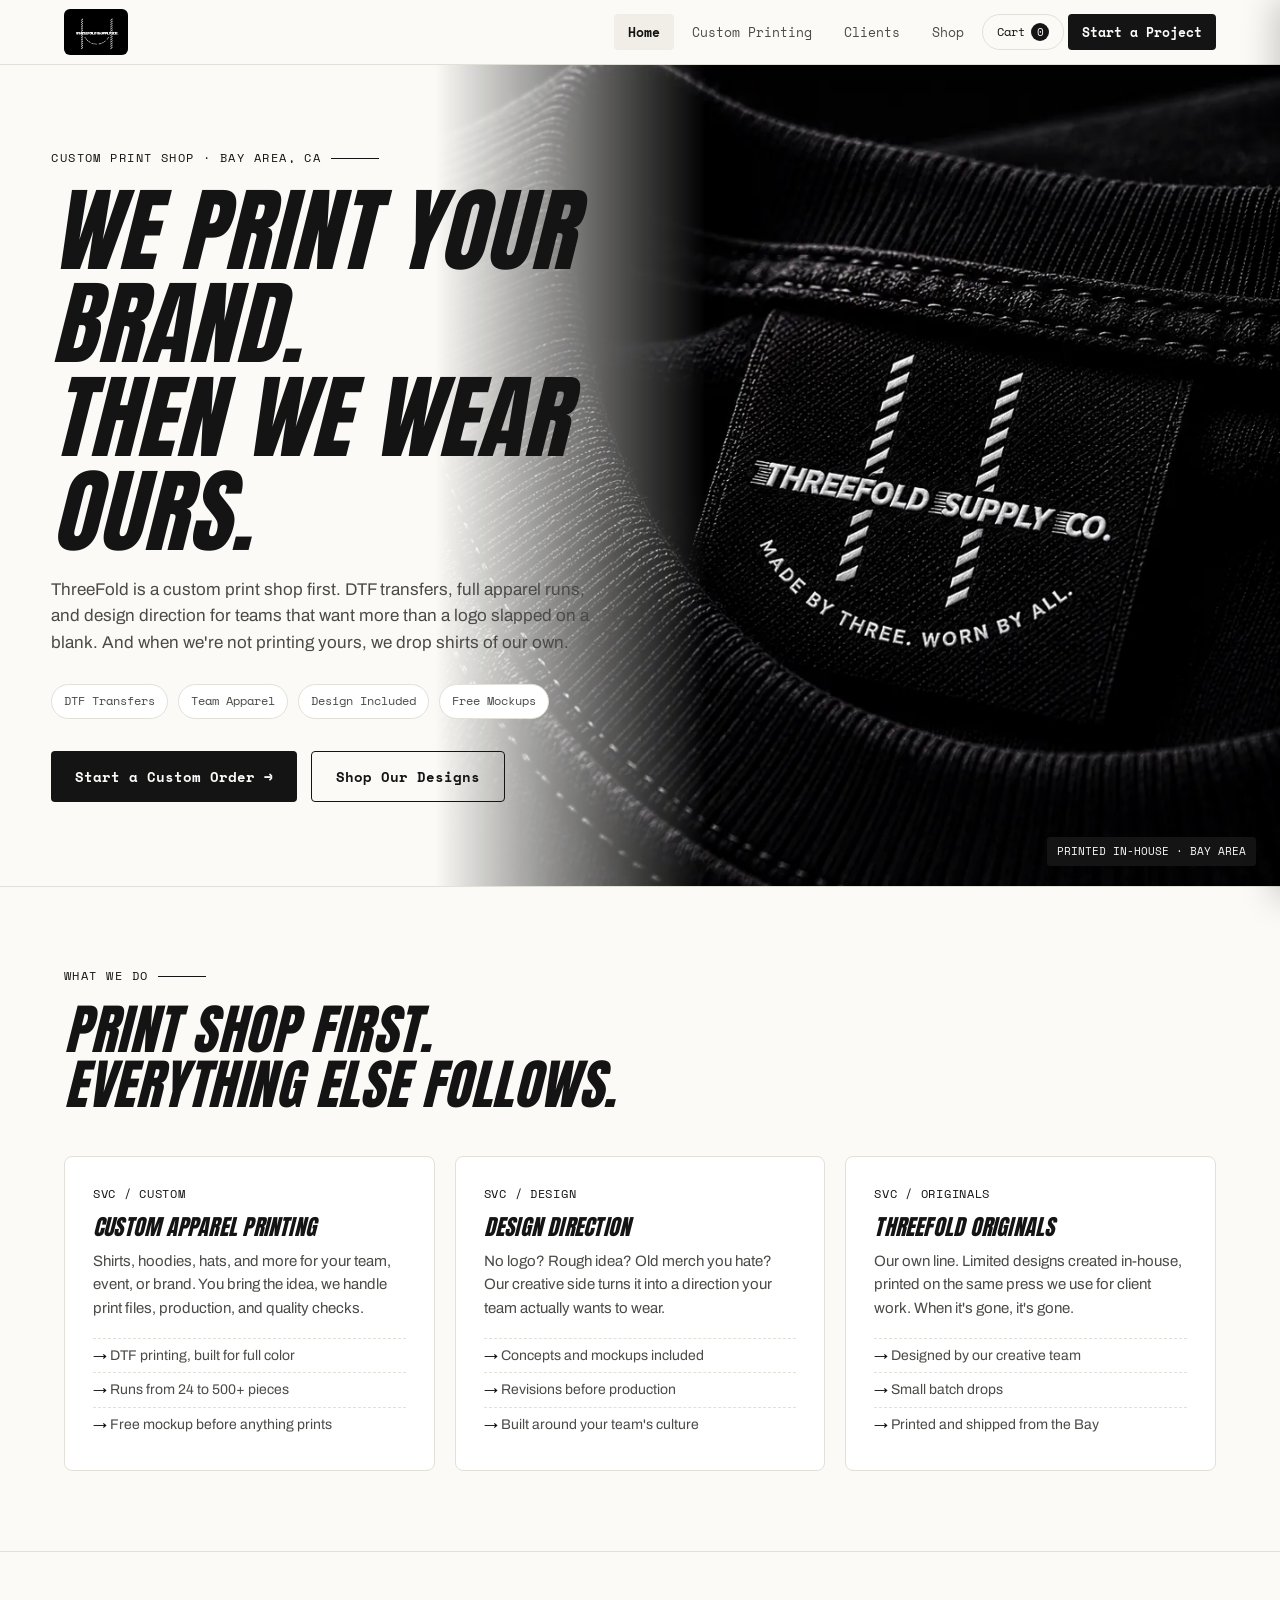
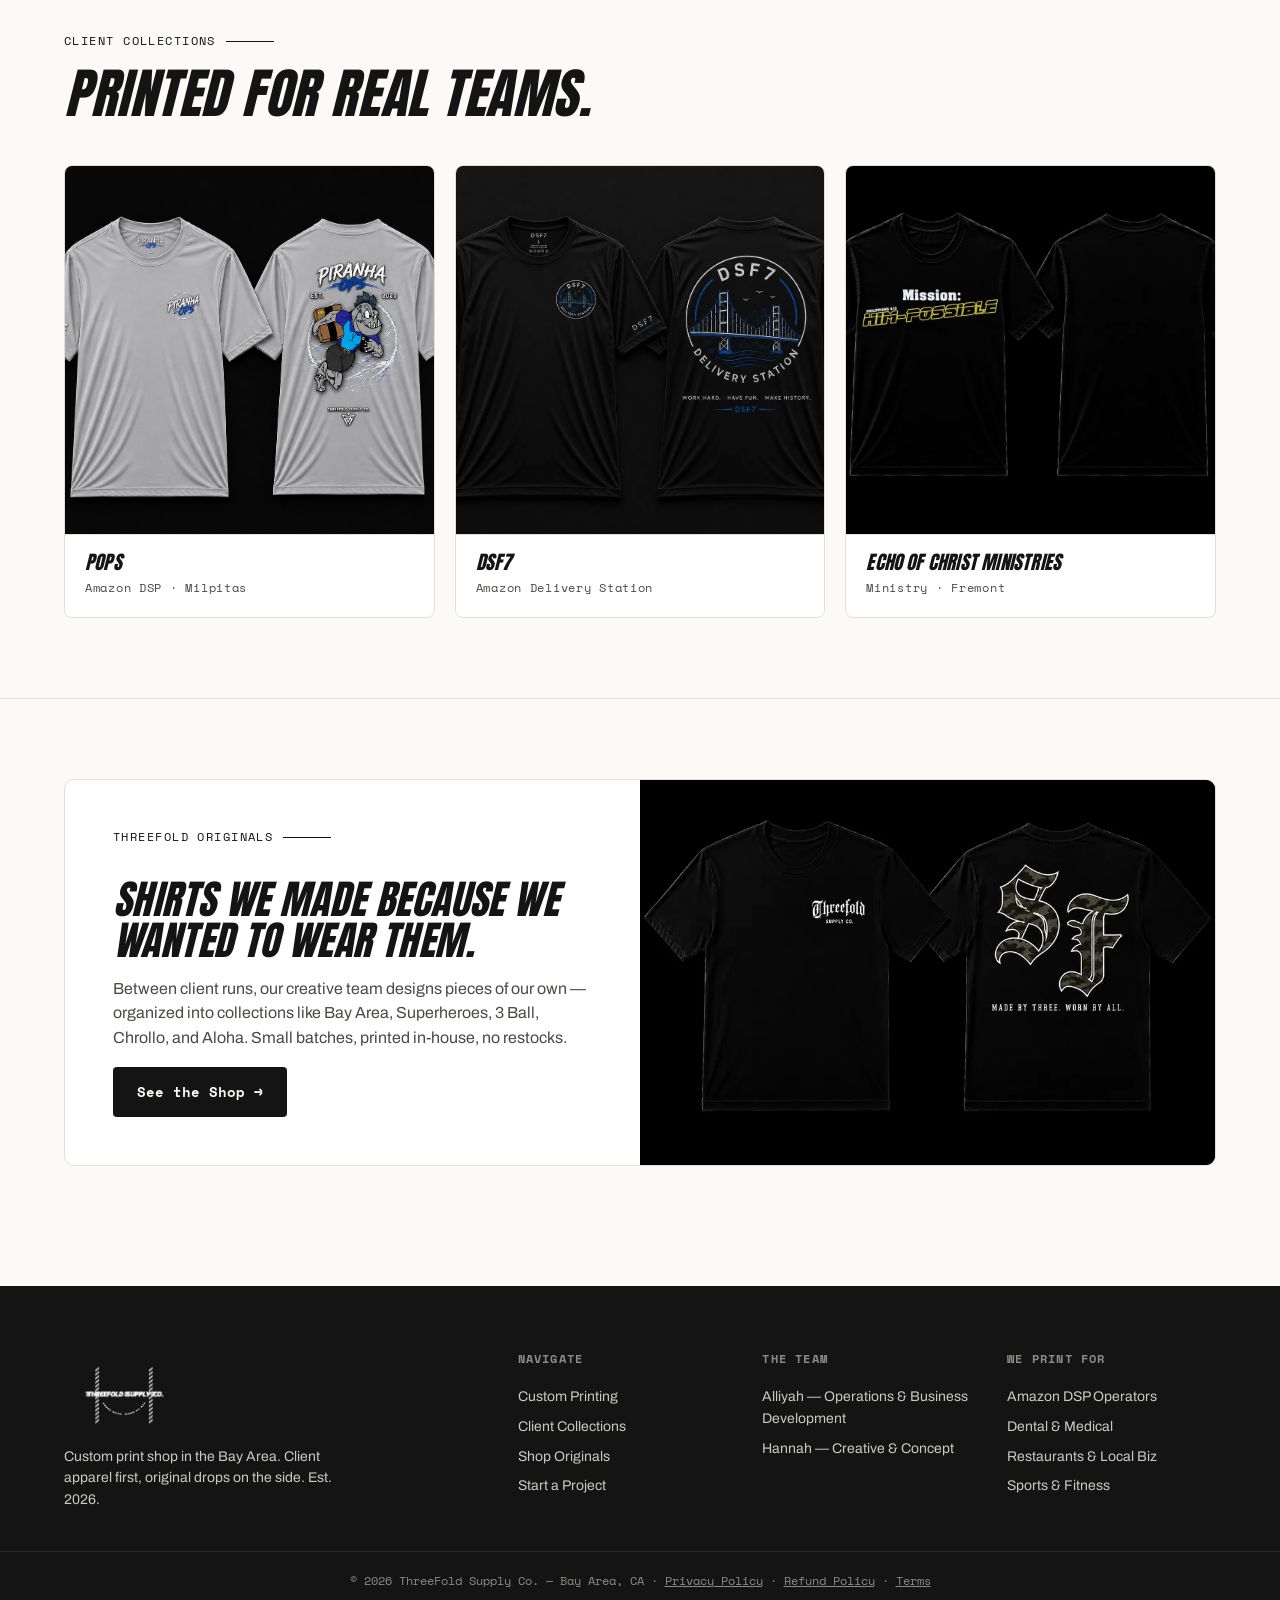
<file: index.html>
<!DOCTYPE html>
<html lang="en">
<head>
<meta charset="UTF-8">
<meta name="viewport" content="width=device-width, initial-scale=1.0">
<link rel="icon" href="/favicon.ico" sizes="any">
<link rel="icon" type="image/png" sizes="32x32" href="/favicon_32.png">
<link rel="icon" type="image/png" sizes="16x16" href="/favicon_16.png">
<link rel="apple-touch-icon" href="/favicon_180.png">
<title>ThreeFold Supply Co. — Custom Apparel Printing, Bay Area</title>
<meta name="description" content="ThreeFold is a Bay Area custom print shop. DTF transfers, full apparel runs, and design direction for teams that want more than a logo on a blank. Free mockups before anything prints.">
<link rel="canonical" href="https://threefoldsupply.com/">
<meta property="og:type" content="website">
<meta property="og:title" content="ThreeFold Supply Co. — Custom Apparel Printing, Bay Area">
<meta property="og:description" content="ThreeFold is a Bay Area custom print shop. DTF transfers, full apparel runs, and design direction for teams that want more than a logo on a blank. Free mockups before anything prints.">
<meta property="og:image" content="https://threefoldsupply.com/images/hero-main.png">
<meta property="og:url" content="https://threefoldsupply.com/">
<meta name="twitter:card" content="summary_large_image">
<link rel="preconnect" href="https://fonts.googleapis.com">
<link rel="preconnect" href="https://fonts.gstatic.com" crossorigin>
<link href="https://fonts.googleapis.com/css2?family=Anton&family=Archivo:wght@400;500;600;700&family=Space+Mono:wght@400;700&display=swap" rel="stylesheet">
<link rel="stylesheet" href="css/site.css?v=20260821">

</head>
<body>

<nav>
  <div class="nav-inner">
    <a class="brand" href="index.html"><picture><source srcset="images/brand/ThreeFold%20Logo.webp" type="image/webp"><img src="images/brand/ThreeFold%20Logo.png" alt="ThreeFold Supply Co." width="1240" height="894"></picture></a>
    <div class="nav-links">
      <a href="index.html" class="active">Home</a>
      <a href="custom-printing.html">Custom Printing</a>
      <a href="clients.html">Clients</a>
      <a href="shop.html">Shop</a>
      <button type="button" id="cartBtn" class="cart-link" aria-label="Open cart">Cart <span id="cartCount" class="cart-count">0</span></button>
      <a href="start.html" class="nav-cta">Start a Project</a>
    </div>
  </div>
</nav>


  <!-- HERO OPTION A: side by side, image melts into the page -->
  <section class="hero heroA" id="heroA">
    <div class="wrap">
      <div class="hero-grid">
        <div style="position:relative;z-index:2">
          <div class="eyebrow">Custom Print Shop · Bay Area, CA</div>
          <h1>We print your brand.<br><span class="accent">Then we wear ours.</span></h1>
          <p class="sub">ThreeFold is a custom print shop first. DTF transfers, full apparel runs, and design direction for teams that want more than a logo slapped on a blank. And when we're not printing yours, we drop shirts of our own.</p>
          <div class="hero-badges">
            <span class="badge">DTF Transfers</span>
            <span class="badge">Team Apparel</span>
            <span class="badge">Design Included</span>
            <span class="badge">Free Mockups</span>
          </div>
          <div class="hero-ctas">
            <a class="btn" href="start.html">Start a Custom Order →</a>
            <a class="btn ghost" href="shop.html">Shop Our Designs</a>
          </div>
        </div>

      </div>
    </div>
    <div class="blendbox">
          <picture><source srcset="images/hero-main.webp" type="image/webp"><img src="images/hero-main.png" alt="ThreeFold printed apparel" width="1717" height="916"></picture>
          <span class="gangsheet-label">PRINTED IN-HOUSE · BAY AREA</span>
        </div>
  </section>

  <section class="section-line">
    <div class="wrap">
      <div class="eyebrow">What We Do</div>
      <h2>Print shop first.<br>Everything else follows.</h2>
      <div class="svc-grid">
        <div class="svc">
          <span class="spec">SVC / CUSTOM</span>
          <h3>Custom Apparel Printing</h3>
          <p>Shirts, hoodies, hats, and more for your team, event, or brand. You bring the idea, we handle print files, production, and quality checks.</p>
          <ul>
            <li>DTF printing, built for full color</li>
            <li>Runs from 24 to 500+ pieces</li>
            <li>Free mockup before anything prints</li>
          </ul>
        </div>
        <div class="svc">
          <span class="spec">SVC / DESIGN</span>
          <h3>Design Direction</h3>
          <p>No logo? Rough idea? Old merch you hate? Our creative side turns it into a direction your team actually wants to wear.</p>
          <ul>
            <li>Concepts and mockups included</li>
            <li>Revisions before production</li>
            <li>Built around your team's culture</li>
          </ul>
        </div>
        <div class="svc">
          <span class="spec">SVC / ORIGINALS</span>
          <h3>ThreeFold Originals</h3>
          <p>Our own line. Limited designs created in-house, printed on the same press we use for client work. When it's gone, it's gone.</p>
          <ul>
            <li>Designed by our creative team</li>
            <li>Small batch drops</li>
            <li>Printed and shipped from the Bay</li>
          </ul>
        </div>
      </div>
    </div>
  </section>

  <section class="section-line">
    <div class="wrap">
      <div class="eyebrow">Client Collections</div>
      <h2>Printed for real teams.</h2>
      <div class="work-grid">
        <div class="work-card" onclick="location.href='clients.html#case-pops'">
          <div class="imgbox"><picture><source srcset="images/work/POPS/Design%201.webp" type="image/webp"><img src="images/work/POPS/Design%201.png" alt="POPS design" width="1387" height="1134" loading="lazy"></picture></div>
          <div class="work-meta"><h3>POPS</h3><span class="spec">Amazon DSP · Milpitas</span></div>
        </div>
        <div class="work-card" onclick="location.href='clients.html#case-dsf7'">
          <div class="imgbox"><picture><source srcset="images/work/DSF7/DESIGN%201%20.webp" type="image/webp"><img src="images/work/DSF7/DESIGN%201%20.png" alt="DSF7 design" width="1402" height="1122" loading="lazy"></picture></div>
          <div class="work-meta"><h3>DSF7</h3><span class="spec">Amazon Delivery Station</span></div>
        </div>
        <div class="work-card" onclick="location.href='clients.html#case-echo'">
          <div class="imgbox"><picture><source srcset="images/work/Echo%20of%20Christ%20Ministries/HIM-POSSIBLE.webp" type="image/webp"><img src="images/work/Echo%20of%20Christ%20Ministries/HIM-POSSIBLE.png" alt="Echo of Christ Ministries design" width="1389" height="1132" loading="lazy"></picture></div>
          <div class="work-meta"><h3>Echo of Christ Ministries</h3><span class="spec">Ministry · Fremont</span></div>
        </div>
      </div>
    </div>
  </section>

  <section class="section-line">
    <div class="wrap">
      <div class="split">
        <div class="split-copy">
          <div class="eyebrow">ThreeFold Originals</div>
          <h2 style="font-size:clamp(26px,3.5vw,40px)">Shirts we made because we wanted to wear them.</h2>
          <p style="color:var(--ink-soft)">Between client runs, our creative team designs pieces of our own — organized into collections like Bay Area, Superheroes, 3 Ball, Chrollo, and Aloha. Small batches, printed in-house, no restocks.</p>
          <div><a class="btn" href="shop.html">See the Shop →</a></div>
        </div>
        <div class="split-visual">
          <div class="ph" style="width:100%;height:100%">
            <picture><source srcset="images/work/Threefold%20(Our%20Work)/Bay%20Area/SF%20FONT%20(CAMO).webp" type="image/webp"><img src="images/work/Threefold%20(Our%20Work)/Bay%20Area/SF%20FONT%20(CAMO).png" alt="ThreeFold original design" style="position:absolute;inset:0;width:100%;height:100%;object-fit:cover" onerror="this.remove()" width="1402" height="1122" loading="lazy"></picture>
          </div>
        </div>
      </div>
    </div>
  </section>


<footer>
  <div class="footer-inner">
    <div>
      <div class="brand"><picture><source srcset="images/brand/Logo%20(BG%20removed)%20(2).webp" type="image/webp"><img src="images/brand/Logo%20(BG%20removed)%20(2).png" alt="ThreeFold Supply Co." style="height:84px;width:auto" width="1240" height="894" loading="lazy"></picture></div>
      <p style="font-size:14px;max-width:280px">Custom print shop in the Bay Area. Client apparel first, original drops on the side. Est. 2026.</p>
    </div>
    <div>
      <h4>Navigate</h4>
      <ul>
        <li><a href="custom-printing.html">Custom Printing</a></li>
        <li><a href="clients.html">Client Collections</a></li>
        <li><a href="shop.html">Shop Originals</a></li>
        <li><a href="start.html">Start a Project</a></li>
      </ul>
    </div>
    <div>
      <h4>The Team</h4>
      <ul>
        <li>Alliyah — Operations &amp; Business Development</li>
        <li>Hannah — Creative &amp; Concept</li>
      </ul>
    </div>
    <div>
      <h4>We Print For</h4>
      <ul>
        <li>Amazon DSP Operators</li>
        <li>Dental &amp; Medical</li>
        <li>Restaurants &amp; Local Biz</li>
        <li>Sports &amp; Fitness</li>
      </ul>
    </div>
  </div>
  <div class="footer-bottom">© 2026 ThreeFold Supply Co. — Bay Area, CA · <a href="privacy.html">Privacy Policy</a> · <a href="refunds.html">Refund Policy</a> · <a href="terms.html">Terms</a></div>
</footer>

<script src="js/cart.js?v=20260821" defer></script>
</body>
</html>
</file>
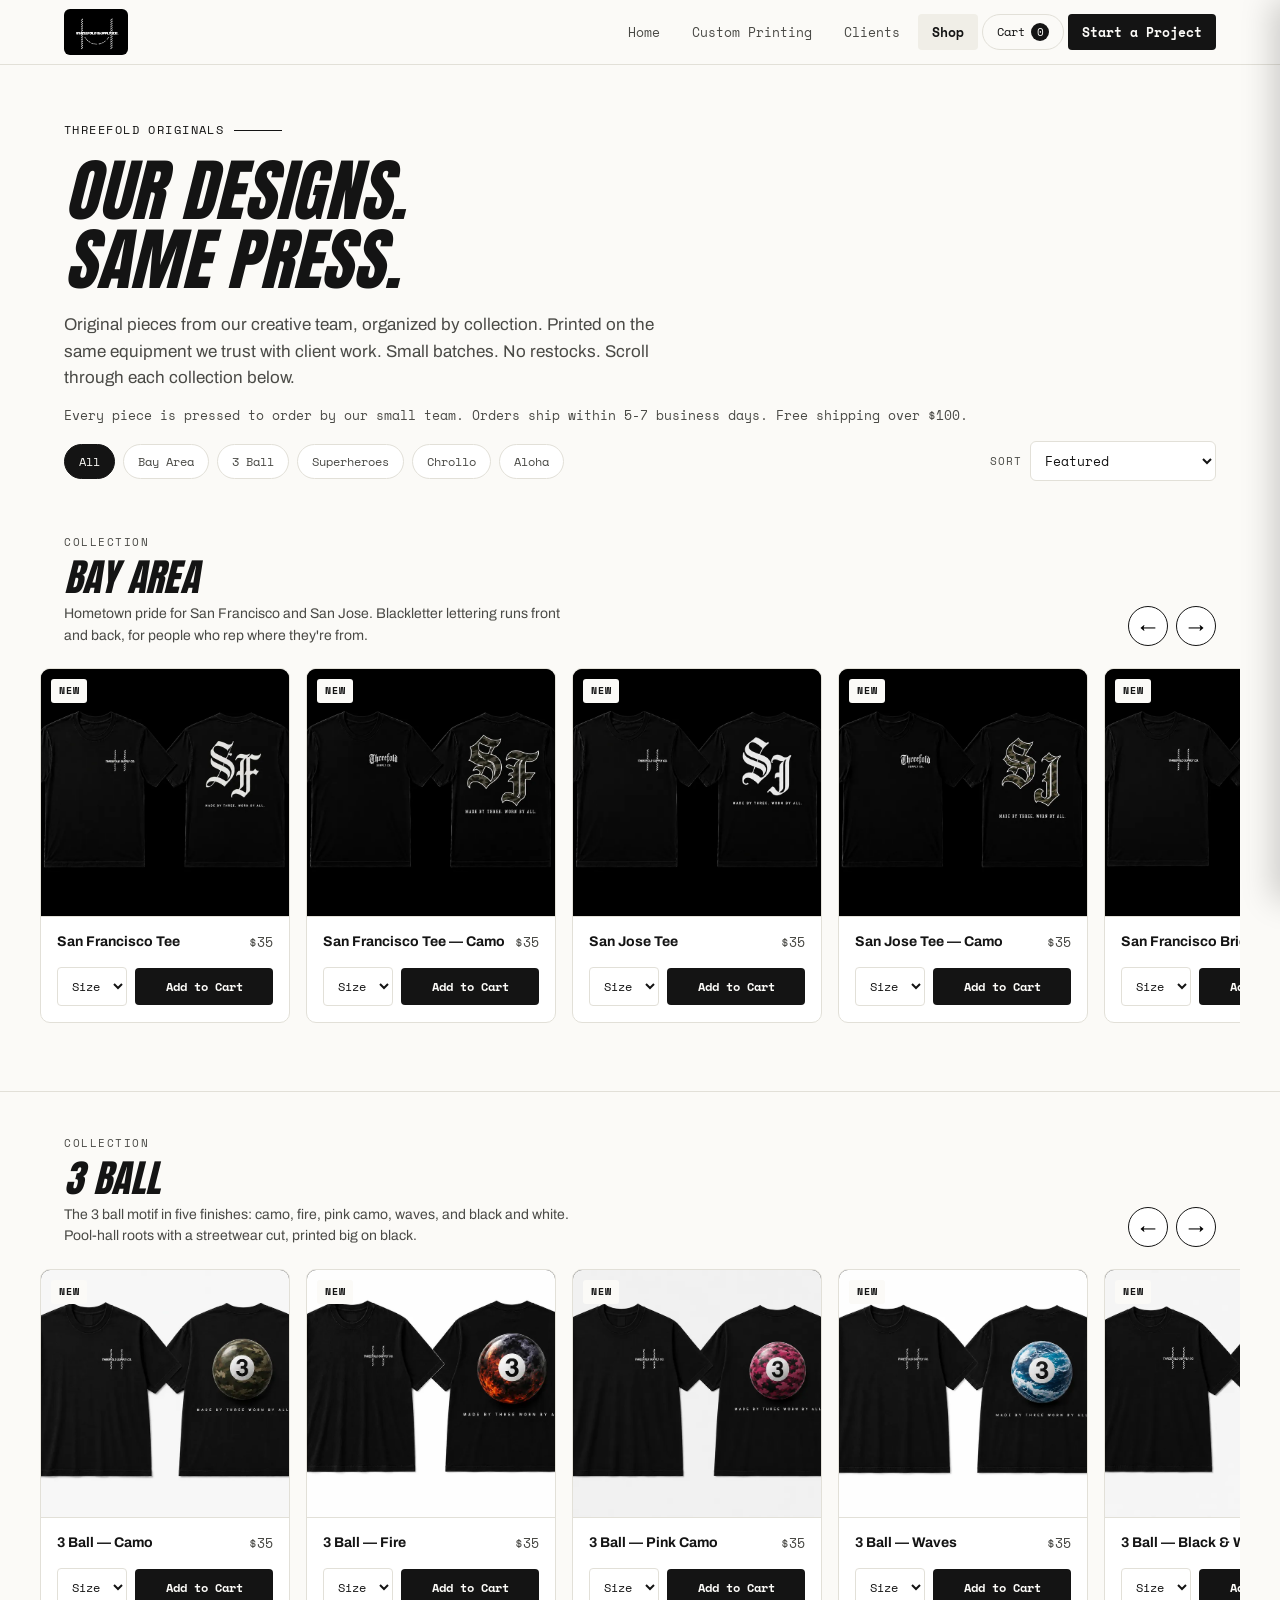
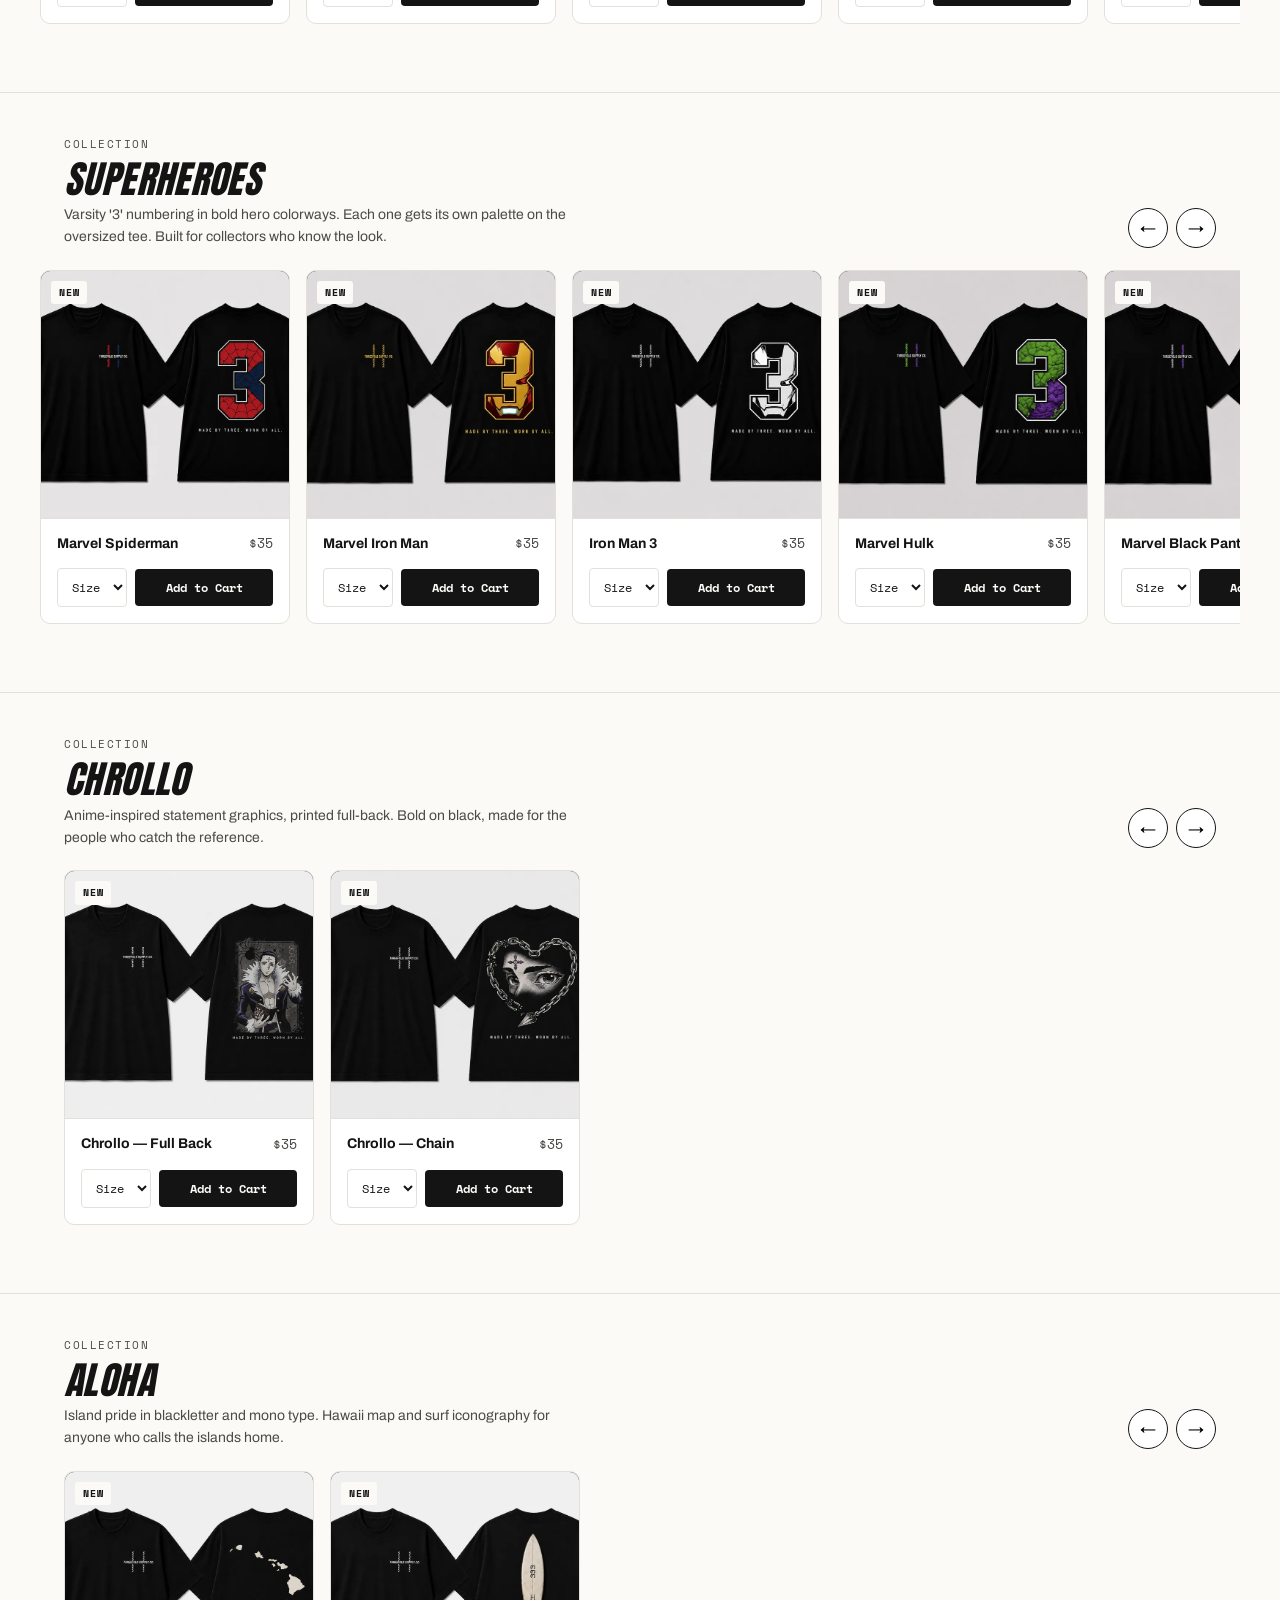
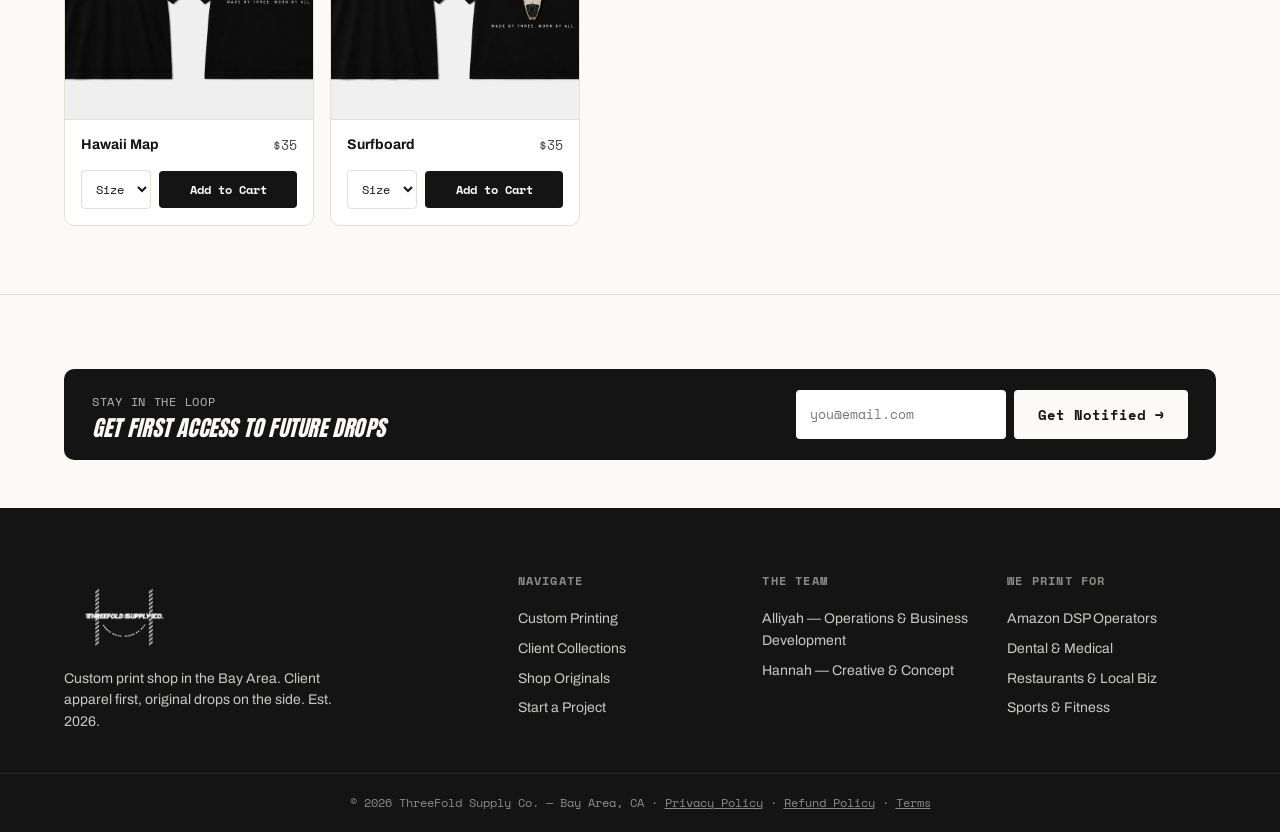
<file: checkout.html>
<!DOCTYPE html>
<html lang="en">
<head>
<meta charset="UTF-8">
<meta name="viewport" content="width=device-width, initial-scale=1.0">
<link rel="icon" href="/favicon.ico" sizes="any">
<link rel="icon" type="image/png" sizes="32x32" href="/favicon_32.png">
<link rel="icon" type="image/png" sizes="16x16" href="/favicon_16.png">
<link rel="apple-touch-icon" href="/favicon_180.png">
<title>Checkout — ThreeFold Supply Co.</title>
<meta name="robots" content="noindex">
<link rel="preconnect" href="https://fonts.googleapis.com">
<link rel="preconnect" href="https://fonts.gstatic.com" crossorigin>
<link href="https://fonts.googleapis.com/css2?family=Anton&family=Archivo:wght@400;500;600;700&family=Space+Mono:wght@400;700&display=swap" rel="stylesheet">
<link rel="stylesheet" href="css/site.css?v=20260821">
<style>
/* Live USPS rate picker (checkout only) */
.co-rates{margin:10px 0 2px}
.co-rate{display:flex;align-items:center;gap:10px;padding:10px 12px;border:1px solid #e2e2e2;border-radius:10px;margin-bottom:6px;cursor:pointer;font-size:14px}
.co-rate.sel{border-color:#141414;background:#fafafa}
.co-rate.flat{cursor:default}
.co-rate-svc{font-weight:600}
.co-rate-days{color:#777;font-size:12.5px}
.co-rate-amt{margin-left:auto;font-weight:700}
</style>
</head>
<body>

<nav>
  <div class="nav-inner">
    <a class="brand" href="index.html"><img src="images/brand/ThreeFold%20Logo.png" alt="ThreeFold Supply Co."></a>
    <div class="nav-links">
      <a href="index.html">Home</a>
      <a href="custom-printing.html">Custom Printing</a>
      <a href="clients.html">Clients</a>
      <a href="shop.html">Shop</a>
      <button type="button" id="cartBtn" class="cart-link" aria-label="Open cart">Cart <span id="cartCount" class="cart-count">0</span></button>
      <a href="start.html" class="nav-cta">Start a Project</a>
    </div>
  </div>
</nav>

  <section>
    <div class="wrap">
      <h1 style="font-size:clamp(30px,4.5vw,52px);margin-bottom:22px">Checkout</h1>
      <div class="co-grid">

        <div class="panel co-panel">
          <h2 class="co-h">Your Order</h2>
          <div id="co-items"></div>
          <div class="co-totals">
            <div class="co-trow"><span>Subtotal</span><span id="co-subtotal">—</span></div>
            <div class="co-trow"><span>Shipping</span><span id="co-shipping">—</span></div>
            <div class="co-trow"><span>Sales tax</span><span id="co-tax">—</span></div>
            <div class="co-trow co-grand"><span>Total</span><span id="co-total">—</span></div>
          </div>
          <div id="co-rates" class="co-rates" style="display:none"></div>
          <p id="co-freeship-hint" class="co-ship-msg" style="display:none"></p>
          <div class="co-code">
            <button type="button" id="co-code-toggle" class="co-code-toggle">Have a code?</button>
            <div id="co-code-row" class="co-code-row" style="display:none">
              <input type="text" id="co-code-input" placeholder="Code" autocomplete="off" spellcheck="false">
              <button type="button" id="co-code-apply" class="btn co-code-apply">Apply</button>
            </div>
            <p id="co-code-msg" class="co-code-msg" style="display:none"></p>
          </div>
          <p class="co-ship-note">Every piece is pressed to order by our small team. Ships within 5 to 7 business days.</p>
        </div>

        <div class="panel co-panel">
          <h2 class="co-h">Shipping &amp; Payment</h2>
          <div class="co-field"><label for="co-email">Email</label><input id="co-email" type="email" placeholder="you@email.com" autocomplete="email"></div>
          <div class="co-field"><label for="co-name">Full name</label><input id="co-name" placeholder="First and last" autocomplete="name"></div>
          <div class="co-field"><label for="co-line1">Address</label><input id="co-line1" placeholder="Street address" autocomplete="address-line1"></div>
          <div class="co-field"><label for="co-line2">Apt / Suite (optional)</label><input id="co-line2" placeholder="" autocomplete="address-line2"></div>
          <div class="co-three">
            <div class="co-field"><label for="co-city">City</label><input id="co-city" placeholder="San Jose" autocomplete="address-level2"></div>
            <div class="co-field"><label for="co-state">State</label><input id="co-state" placeholder="CA" maxlength="2" autocomplete="address-level1"></div>
            <div class="co-field"><label for="co-zip">ZIP</label><input id="co-zip" placeholder="95035" inputmode="numeric" autocomplete="postal-code"></div>
          </div>
          <div id="payment-element" class="co-pe"></div>
          <p id="co-error" class="co-error" style="display:none"></p>
          <button id="co-pay" class="btn co-pay" disabled>Pay <span id="co-pay-amt"></span></button>
          <p class="co-consent">All sales are final. Every piece is pressed to order. By placing your order you agree to our <a href="terms.html" target="_blank" rel="noopener">Terms</a> and <a href="refunds.html" target="_blank" rel="noopener">Refund Policy</a>.</p>
          <p class="co-secure">🔒 Payments processed securely by Stripe. ThreeFold never sees your card.</p>
        </div>

      </div>
    </div>
  </section>

<footer>
  <div class="footer-inner">
    <div>
      <div class="brand"><img src="images/brand/Logo%20(BG%20removed)%20(2).png" alt="ThreeFold Supply Co." style="height:84px;width:auto"></div>
      <p style="font-size:14px;max-width:280px">Custom print shop in the Bay Area. Client apparel first, original drops on the side. Est. 2026.</p>
    </div>
    <div>
      <h4>Navigate</h4>
      <ul>
        <li><a href="custom-printing.html">Custom Printing</a></li>
        <li><a href="clients.html">Client Collections</a></li>
        <li><a href="shop.html">Shop Originals</a></li>
        <li><a href="start.html">Start a Project</a></li>
      </ul>
    </div>
    <div>
      <h4>The Team</h4>
      <ul>
        <li>Alliyah — Operations &amp; Business Development</li>
        <li>Hannah — Creative &amp; Concept</li>
      </ul>
    </div>
    <div>
      <h4>We Print For</h4>
      <ul>
        <li>Amazon DSP Operators</li>
        <li>Dental &amp; Medical</li>
        <li>Restaurants &amp; Local Biz</li>
        <li>Sports &amp; Fitness</li>
      </ul>
    </div>
  </div>
  <div class="footer-bottom">© 2026 ThreeFold Supply Co. — Bay Area, CA · <a href="privacy.html">Privacy Policy</a> · <a href="refunds.html">Refund Policy</a> · <a href="terms.html">Terms</a></div>
</footer>

<script src="https://js.stripe.com/v3/"></script>
<script src="js/catalog.js?v=20260821"></script>
<script src="js/checkout-page.js?v=20260821" defer></script>
<script src="js/cart.js?v=20260821" defer></script>
</body>
</html>
</file>
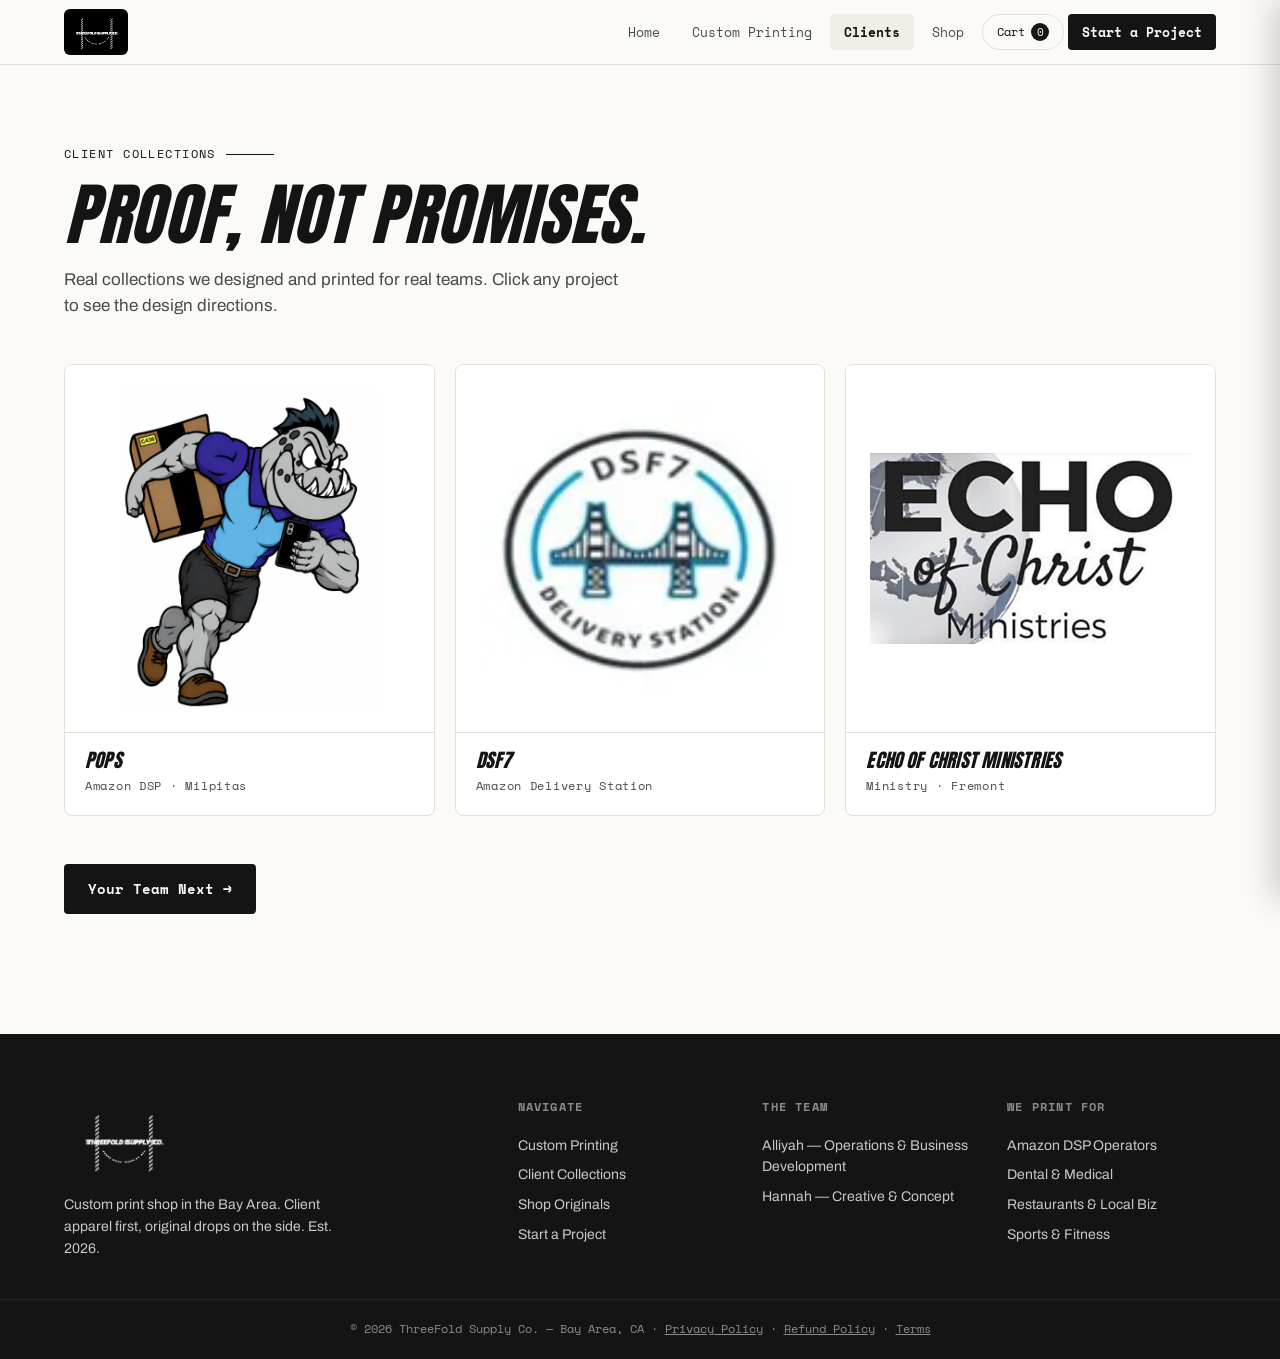
<file: clients.html>
<!DOCTYPE html>
<html lang="en">
<head>
<meta charset="UTF-8">
<meta name="viewport" content="width=device-width, initial-scale=1.0">
<link rel="icon" href="/favicon.ico" sizes="any">
<link rel="icon" type="image/png" sizes="32x32" href="/favicon_32.png">
<link rel="icon" type="image/png" sizes="16x16" href="/favicon_16.png">
<link rel="apple-touch-icon" href="/favicon_180.png">
<title>Clients — ThreeFold Supply Co.</title>
<meta name="description" content="Real apparel collections we designed and printed for Bay Area teams. POPS, DSF7, and Echo of Christ Ministries.">
<link rel="canonical" href="https://threefoldsupply.com/clients">
<meta property="og:type" content="website">
<meta property="og:title" content="Clients — ThreeFold Supply Co.">
<meta property="og:description" content="Real apparel collections we designed and printed for Bay Area teams. POPS, DSF7, and Echo of Christ Ministries.">
<meta property="og:image" content="https://threefoldsupply.com/images/hero-main.png">
<meta property="og:url" content="https://threefoldsupply.com/clients">
<meta name="twitter:card" content="summary_large_image">
<link rel="preconnect" href="https://fonts.googleapis.com">
<link rel="preconnect" href="https://fonts.gstatic.com" crossorigin>
<link href="https://fonts.googleapis.com/css2?family=Anton&family=Archivo:wght@400;500;600;700&family=Space+Mono:wght@400;700&display=swap" rel="stylesheet">
<link rel="stylesheet" href="css/site.css?v=20260821">

</head>
<body>

<nav>
  <div class="nav-inner">
    <a class="brand" href="index.html"><picture><source srcset="images/brand/ThreeFold%20Logo.webp" type="image/webp"><img src="images/brand/ThreeFold%20Logo.png" alt="ThreeFold Supply Co." width="1240" height="894"></picture></a>
    <div class="nav-links">
      <a href="index.html">Home</a>
      <a href="custom-printing.html">Custom Printing</a>
      <a href="clients.html" class="active">Clients</a>
      <a href="shop.html">Shop</a>
      <button type="button" id="cartBtn" class="cart-link" aria-label="Open cart">Cart <span id="cartCount" class="cart-count">0</span></button>
      <a href="start.html" class="nav-cta">Start a Project</a>
    </div>
  </div>
</nav>


  <section>
    <div class="wrap">
      <div class="eyebrow">Client Collections</div>
      <h1 style="font-size:clamp(36px,5.5vw,68px)">Proof, not promises.</h1>
      <p class="sub">Real collections we designed and printed for real teams. Click any project to see the design directions.</p>

      <div class="work-grid">
        <div class="work-card" onclick="openCase('pops')">
          <div class="imgbox"><picture><source srcset="images/work/POPS/Logo.webp" type="image/webp"><img src="images/work/POPS/Logo.png" alt="POPS logo" style="object-fit:contain;padding:24px" onerror="phSwap(this,'images/work/POPS/Logo.png')" width="1136" height="1384" loading="lazy"></picture></div>
          <div class="work-meta"><h3>POPS</h3><span class="spec">Amazon DSP · Milpitas</span></div>
        </div>
        <div class="work-card" onclick="openCase('dsf7')">
          <div class="imgbox"><picture><source srcset="images/work/DSF7/Logo.webp" type="image/webp"><img src="images/work/DSF7/Logo.png" alt="DSF7 logo" style="object-fit:contain;padding:24px" onerror="phSwap(this,'images/work/DSF7/Logo.png')" width="133" height="121" loading="lazy"></picture></div>
          <div class="work-meta"><h3>DSF7</h3><span class="spec">Amazon Delivery Station</span></div>
        </div>
        <div class="work-card" onclick="openCase('echo')">
          <div class="imgbox"><picture><source srcset="images/work/Echo%20of%20Christ%20Ministries/Logo.webp" type="image/webp"><img src="images/work/Echo%20of%20Christ%20Ministries/Logo.png" alt="Echo of Christ Ministries logo" style="object-fit:contain;padding:24px;background:#fff" width="934" height="556" loading="lazy"></picture></div>
          <div class="work-meta"><h3>Echo of Christ Ministries</h3><span class="spec">Ministry · Fremont</span></div>
        </div>
      </div>

      <div class="work-detail" id="case-pops">
        <div class="work-detail-head">
          <div><span class="spec" style="color:var(--accent)">CASE / 01</span><h2 style="font-size:32px">POPS</h2></div>
          <button class="close-x" onclick="closeCases()">Close ×</button>
        </div>
        <div class="work-detail-imgs">
          <div class="imgbox"><picture><source srcset="images/work/POPS/Design%201.webp" type="image/webp"><img src="images/work/POPS/Design%201.png" alt="POPS direction 1" width="1387" height="1134" loading="lazy"></picture></div>
          <div class="imgbox"><picture><source srcset="images/work/POPS/PIRANHA%20OPS%20-%20DESIGN%202%20.webp" type="image/webp"><img src="images/work/POPS/PIRANHA%20OPS%20-%20DESIGN%202%20.png" alt="POPS direction 2" width="1402" height="1122" loading="lazy"></picture></div>
          <div class="imgbox"><picture><source srcset="images/work/POPS/PIRANHA%20OPS%20-%20DESIGN%203%20.webp" type="image/webp"><img src="images/work/POPS/PIRANHA%20OPS%20-%20DESIGN%203%20.png" alt="POPS direction 3" width="1402" height="1122" loading="lazy"></picture></div>
        </div>
        <div class="work-why"><strong>Why we designed it this way:</strong> Built around Prime Week energy, Bay Area delivery culture, and a team identity bold enough to wear beyond work.</div>
      </div>

      <div class="work-detail" id="case-dsf7">
        <div class="work-detail-head">
          <div><span class="spec" style="color:var(--accent)">CASE / 02</span><h2 style="font-size:32px">DSF7</h2></div>
          <button class="close-x" onclick="closeCases()">Close ×</button>
        </div>
        <div class="work-detail-imgs">
          <div class="imgbox"><picture><source srcset="images/work/DSF7/DESIGN%201%20.webp" type="image/webp"><img src="images/work/DSF7/DESIGN%201%20.png" alt="DSF7 direction 1" width="1402" height="1122" loading="lazy"></picture></div>
        </div>
        <div class="work-why"><strong>Why we designed it this way:</strong> Built around Amazon delivery station identity, team pride, and a bold visual system the crew can wear on and off the clock.</div>
      </div>

      <div class="work-detail" id="case-echo">
        <div class="work-detail-head">
          <div><span class="spec" style="color:var(--accent)">CASE / 03</span><h2 style="font-size:32px">Echo of Christ Ministries</h2></div>
          <button class="close-x" onclick="closeCases()">Close ×</button>
        </div>
        <div class="work-detail-imgs">
          <div class="imgbox"><picture><source srcset="images/work/Echo%20of%20Christ%20Ministries/HIM-POSSIBLE.webp" type="image/webp"><img src="images/work/Echo%20of%20Christ%20Ministries/HIM-POSSIBLE.png" alt="Echo of Christ Ministries design" width="1389" height="1132" loading="lazy"></picture></div>
        </div>
        <div class="work-why"><strong>Why we designed it this way:</strong> A faith-forward statement piece for the ministry, built to wear as everyday testimony.</div>
      </div>

      <div style="margin-top:48px"><a class="btn" href="start.html">Your Team Next →</a></div>
    </div>
  </section>


<footer>
  <div class="footer-inner">
    <div>
      <div class="brand"><picture><source srcset="images/brand/Logo%20(BG%20removed)%20(2).webp" type="image/webp"><img src="images/brand/Logo%20(BG%20removed)%20(2).png" alt="ThreeFold Supply Co." style="height:84px;width:auto" width="1240" height="894" loading="lazy"></picture></div>
      <p style="font-size:14px;max-width:280px">Custom print shop in the Bay Area. Client apparel first, original drops on the side. Est. 2026.</p>
    </div>
    <div>
      <h4>Navigate</h4>
      <ul>
        <li><a href="custom-printing.html">Custom Printing</a></li>
        <li><a href="clients.html">Client Collections</a></li>
        <li><a href="shop.html">Shop Originals</a></li>
        <li><a href="start.html">Start a Project</a></li>
      </ul>
    </div>
    <div>
      <h4>The Team</h4>
      <ul>
        <li>Alliyah — Operations &amp; Business Development</li>
        <li>Hannah — Creative &amp; Concept</li>
      </ul>
    </div>
    <div>
      <h4>We Print For</h4>
      <ul>
        <li>Amazon DSP Operators</li>
        <li>Dental &amp; Medical</li>
        <li>Restaurants &amp; Local Biz</li>
        <li>Sports &amp; Fitness</li>
      </ul>
    </div>
  </div>
  <div class="footer-bottom">© 2026 ThreeFold Supply Co. — Bay Area, CA · <a href="privacy.html">Privacy Policy</a> · <a href="refunds.html">Refund Policy</a> · <a href="terms.html">Terms</a></div>
</footer>
<script>
function openCase(id){
  closeCases();
  const el=document.getElementById('case-'+id);
  if(el){el.classList.add('open');el.scrollIntoView({behavior:'smooth',block:'start'});}
}
function closeCases(){
  document.querySelectorAll('.work-detail').forEach(d=>d.classList.remove('open'));
}
function phSwap(img,label){
  const box=img.parentElement;
  img.remove();
  box.classList.add('ph');
  box.textContent=label;
}
// open a case if arrived via clients.html#case-xxx
document.addEventListener('DOMContentLoaded',function(){
  const h=(location.hash||'').replace('#case-','');
  if(h&&document.getElementById('case-'+h))setTimeout(()=>openCase(h),60);
});
</script>
<script src="js/cart.js?v=20260821" defer></script>
</body>
</html>
</file>
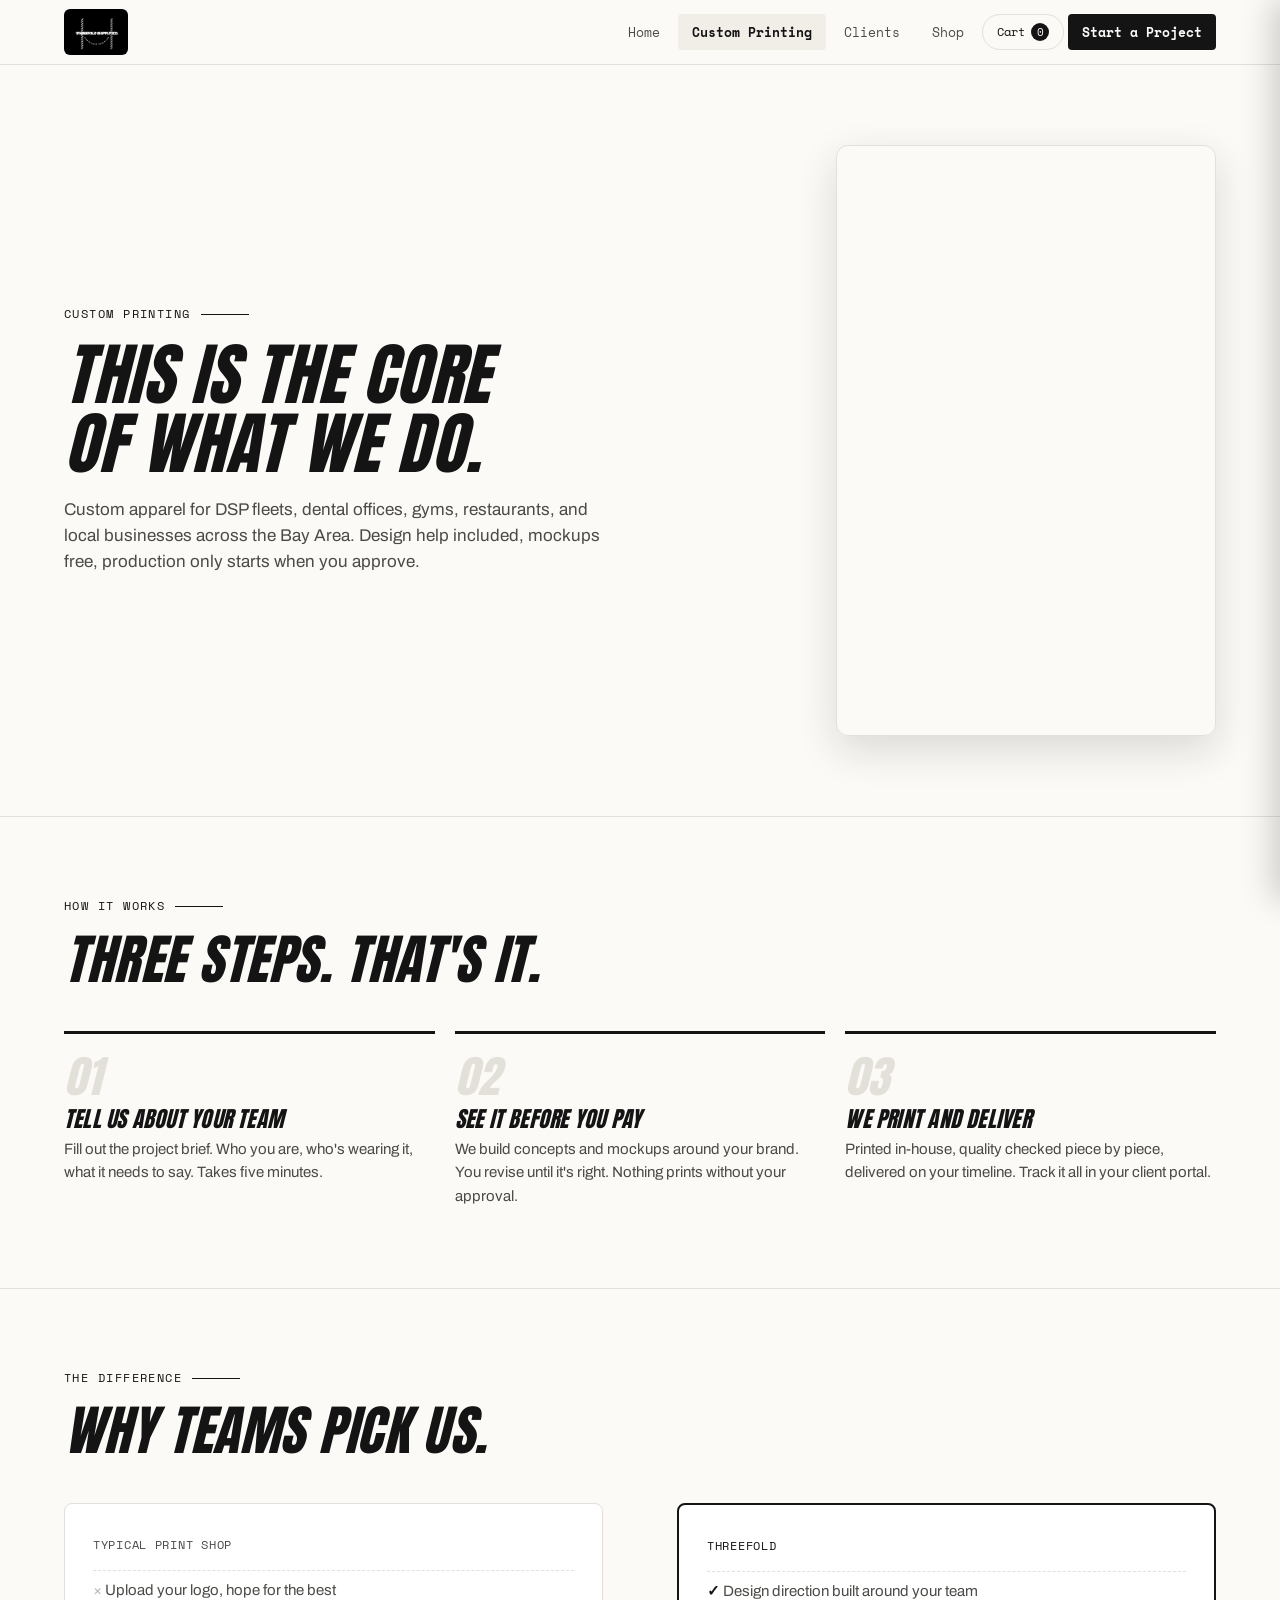
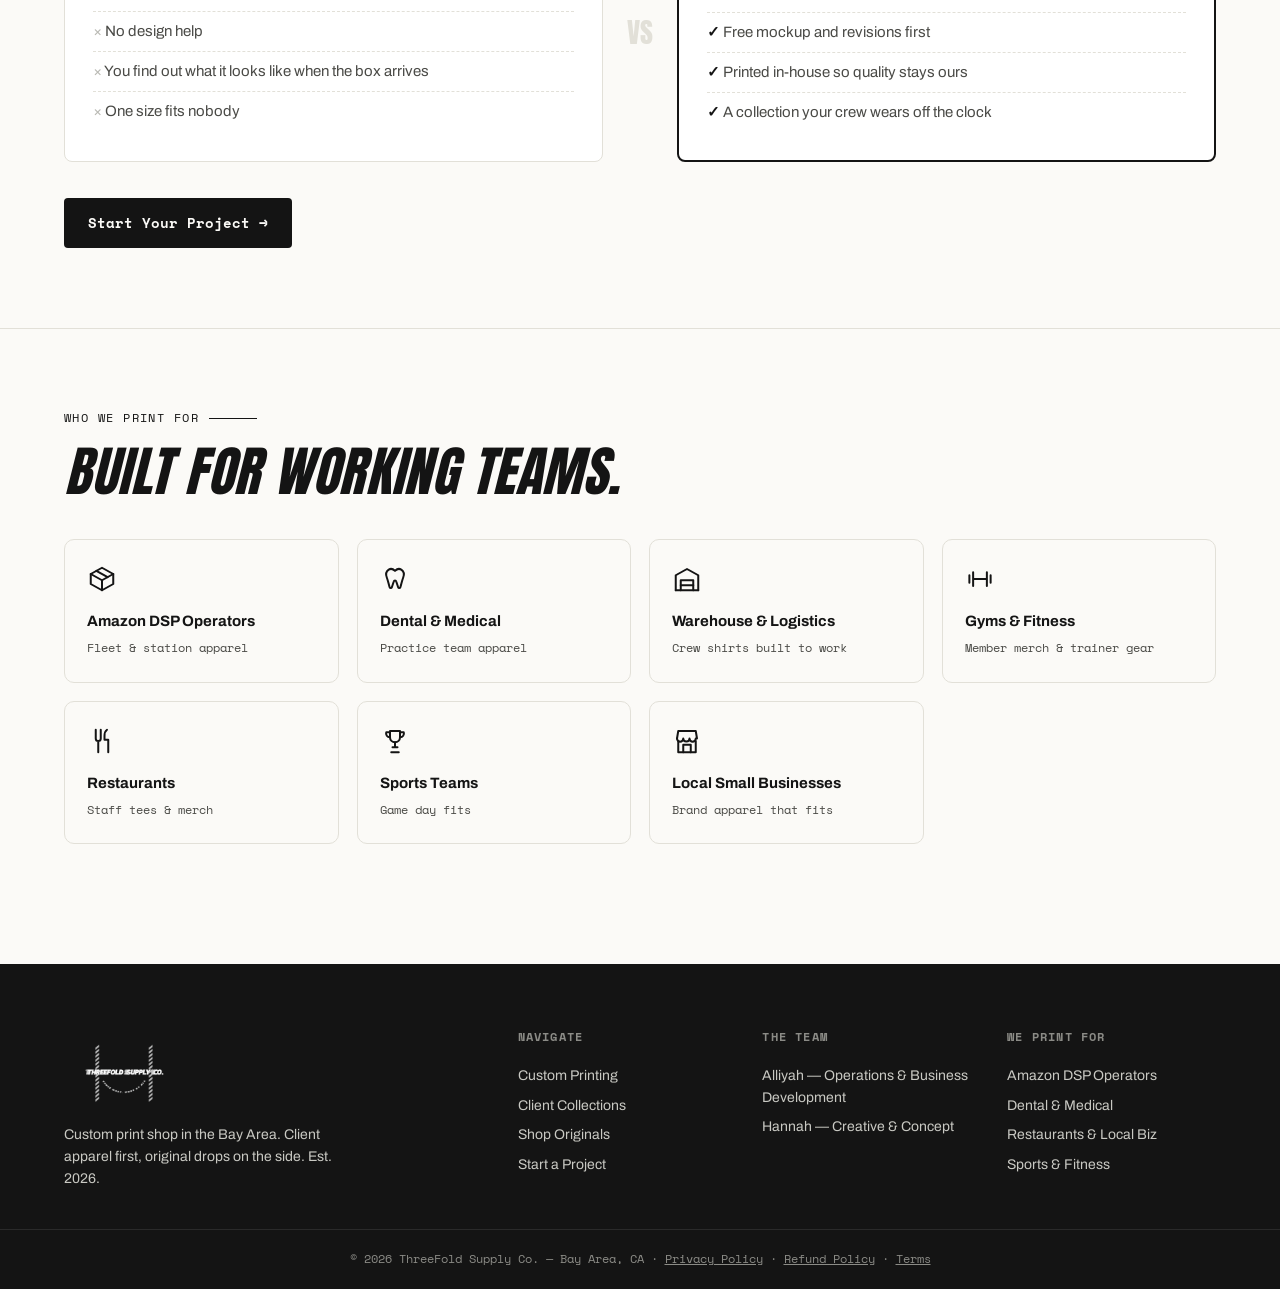
<file: custom-printing.html>
<!DOCTYPE html>
<html lang="en">
<head>
<meta charset="UTF-8">
<meta name="viewport" content="width=device-width, initial-scale=1.0">
<link rel="icon" href="/favicon.ico" sizes="any">
<link rel="icon" type="image/png" sizes="32x32" href="/favicon_32.png">
<link rel="icon" type="image/png" sizes="16x16" href="/favicon_16.png">
<link rel="apple-touch-icon" href="/favicon_180.png">
<title>Custom Apparel Printing — ThreeFold Supply Co.</title>
<meta name="description" content="Custom apparel for DSP fleets, dental offices, gyms, restaurants, and local businesses across the Bay Area. Design help included, mockups free, production starts only when you approve.">
<link rel="canonical" href="https://threefoldsupply.com/custom-printing">
<meta property="og:type" content="website">
<meta property="og:title" content="Custom Apparel Printing — ThreeFold Supply Co.">
<meta property="og:description" content="Custom apparel for DSP fleets, dental offices, gyms, restaurants, and local businesses across the Bay Area. Design help included, mockups free, production starts only when you approve.">
<meta property="og:image" content="https://threefoldsupply.com/images/hero-main.png">
<meta property="og:url" content="https://threefoldsupply.com/custom-printing">
<meta name="twitter:card" content="summary_large_image">
<link rel="preconnect" href="https://fonts.googleapis.com">
<link rel="preconnect" href="https://fonts.gstatic.com" crossorigin>
<link href="https://fonts.googleapis.com/css2?family=Anton&family=Archivo:wght@400;500;600;700&family=Space+Mono:wght@400;700&display=swap" rel="stylesheet">
<link rel="stylesheet" href="css/site.css?v=20260821">

</head>
<body>

<nav>
  <div class="nav-inner">
    <a class="brand" href="index.html"><img src="images/brand/ThreeFold%20Logo.png" alt="ThreeFold Supply Co."></a>
    <div class="nav-links">
      <a href="index.html">Home</a>
      <a href="custom-printing.html" class="active">Custom Printing</a>
      <a href="clients.html">Clients</a>
      <a href="shop.html">Shop</a>
      <button type="button" id="cartBtn" class="cart-link" aria-label="Open cart">Cart <span id="cartCount" class="cart-count">0</span></button>
      <a href="start.html" class="nav-cta">Start a Project</a>
    </div>
  </div>
</nav>


  <section>
    <div class="wrap">
      <div class="core-grid">
        <div>
          <div class="eyebrow">Custom Printing</div>
          <h1 style="font-size:clamp(36px,5.5vw,68px)">This is the core<br>of what we do.</h1>
          <p class="sub">Custom apparel for DSP fleets, dental offices, gyms, restaurants, and local businesses across the Bay Area. Design help included, mockups free, production only starts when you approve.</p>
        </div>
        <div class="core-video">
          <video autoplay muted loop playsinline src="images/video/core-loop.mp4"></video>
        </div>
      </div>
    </div>
  </section>

  <section class="section-line">
    <div class="wrap">
      <div class="eyebrow">How It Works</div>
      <h2>Three steps. That's it.</h2>
      <div class="steps">
        <div class="step">
          <div class="num">01</div>
          <h3>Tell us about your team</h3>
          <p>Fill out the project brief. Who you are, who's wearing it, what it needs to say. Takes five minutes.</p>
        </div>
        <div class="step">
          <div class="num">02</div>
          <h3>See it before you pay</h3>
          <p>We build concepts and mockups around your brand. You revise until it's right. Nothing prints without your approval.</p>
        </div>
        <div class="step">
          <div class="num">03</div>
          <h3>We print and deliver</h3>
          <p>Printed in-house, quality checked piece by piece, delivered on your timeline. Track it all in your client portal.</p>
        </div>
      </div>
    </div>
  </section>

  <section class="section-line">
    <div class="wrap">
      <div class="eyebrow">The Difference</div>
      <h2>Why teams pick us.</h2>
      <div class="compare">
        <div class="compare-col them">
          <span class="spec">TYPICAL PRINT SHOP</span>
          <ul>
            <li>Upload your logo, hope for the best</li>
            <li>No design help</li>
            <li>You find out what it looks like when the box arrives</li>
            <li>One size fits nobody</li>
          </ul>
        </div>
        <div class="compare-vs">VS</div>
        <div class="compare-col us">
          <span class="spec" style="color:var(--accent)">THREEFOLD</span>
          <ul>
            <li>Design direction built around your team</li>
            <li>Free mockup and revisions first</li>
            <li>Printed in-house so quality stays ours</li>
            <li>A collection your crew wears off the clock</li>
          </ul>
        </div>
      </div>
      <div style="margin-top:36px"><a class="btn" href="start.html">Start Your Project →</a></div>
    </div>
  </section>

  <section class="section-line">
    <div class="wrap">
      <div class="eyebrow">Who We Print For</div>
      <h2>Built for working teams.</h2>
      <div class="aud-grid">
        <div class="aud"><span class="aud-ic"><svg viewBox="0 0 24 24" fill="none" stroke="currentColor" stroke-width="1.6" stroke-linecap="round" stroke-linejoin="round"><path d="M21 8l-9-5-9 5v8l9 5 9-5z"/><path d="M3 8l9 5 9-5"/><path d="M12 13v8"/><path d="M7.5 5.5l9 5"/></svg></span><b>Amazon DSP Operators</b><span>Fleet & station apparel</span></div>
        <div class="aud"><span class="aud-ic"><svg viewBox="0 0 24 24" fill="none" stroke="currentColor" stroke-width="1.6" stroke-linecap="round" stroke-linejoin="round"><path d="M12 5.5C10.5 4 8.5 3.5 7 4.5 5 5.8 4.5 8.5 5.5 11c1 2.6 1.5 5.5 2.2 7.6.3.9 1.5.9 1.8 0L11 14c.3-1 1.7-1 2 0l1.5 4.6c.3.9 1.5.9 1.8 0 .7-2.1 1.2-5 2.2-7.6 1-2.5.5-5.2-1.5-6.5-1.5-1-3.5-.5-5 1z"/></svg></span><b>Dental & Medical</b><span>Practice team apparel</span></div>
        <div class="aud"><span class="aud-ic"><svg viewBox="0 0 24 24" fill="none" stroke="currentColor" stroke-width="1.6" stroke-linecap="round" stroke-linejoin="round"><path d="M3 21V9l9-5 9 5v12"/><path d="M7 21v-8h10v8"/><path d="M7 17h10"/><path d="M3 21h18"/></svg></span><b>Warehouse & Logistics</b><span>Crew shirts built to work</span></div>
        <div class="aud"><span class="aud-ic"><svg viewBox="0 0 24 24" fill="none" stroke="currentColor" stroke-width="1.6" stroke-linecap="round" stroke-linejoin="round"><path d="M6.5 6.5v11M17.5 6.5v11M3.5 9v6M20.5 9v6M6.5 12h11"/></svg></span><b>Gyms & Fitness</b><span>Member merch & trainer gear</span></div>
        <div class="aud"><span class="aud-ic"><svg viewBox="0 0 24 24" fill="none" stroke="currentColor" stroke-width="1.6" stroke-linecap="round" stroke-linejoin="round"><path d="M7 3v7c0 1.1.9 2 2 2v9M11 3v7c0 1.1-.9 2-2 2M16 3c-1.5 1-2 3-2 5v3h3v10"/></svg></span><b>Restaurants</b><span>Staff tees & merch</span></div>
        <div class="aud"><span class="aud-ic"><svg viewBox="0 0 24 24" fill="none" stroke="currentColor" stroke-width="1.6" stroke-linecap="round" stroke-linejoin="round"><path d="M8 4h8v5a4 4 0 01-8 0z"/><path d="M8 5H5a3 3 0 003 4M16 5h3a3 3 0 01-3 4"/><path d="M12 13v4M9 21h6M10 17h4"/></svg></span><b>Sports Teams</b><span>Game day fits</span></div>
        <div class="aud"><span class="aud-ic"><svg viewBox="0 0 24 24" fill="none" stroke="currentColor" stroke-width="1.6" stroke-linecap="round" stroke-linejoin="round"><path d="M4 10l1-6h14l1 6"/><path d="M4 10a2.5 2.5 0 005 0 2.5 2.5 0 005 0 2.5 2.5 0 005 0"/><path d="M5 12v9h14v-9"/><path d="M9 21v-6h6v6"/></svg></span><b>Local Small Businesses</b><span>Brand apparel that fits</span></div>
      </div>
    </div>
  </section>


<footer>
  <div class="footer-inner">
    <div>
      <div class="brand"><img src="images/brand/Logo%20(BG%20removed)%20(2).png" alt="ThreeFold Supply Co." style="height:84px;width:auto"></div>
      <p style="font-size:14px;max-width:280px">Custom print shop in the Bay Area. Client apparel first, original drops on the side. Est. 2026.</p>
    </div>
    <div>
      <h4>Navigate</h4>
      <ul>
        <li><a href="custom-printing.html">Custom Printing</a></li>
        <li><a href="clients.html">Client Collections</a></li>
        <li><a href="shop.html">Shop Originals</a></li>
        <li><a href="start.html">Start a Project</a></li>
      </ul>
    </div>
    <div>
      <h4>The Team</h4>
      <ul>
        <li>Alliyah — Operations &amp; Business Development</li>
        <li>Hannah — Creative &amp; Concept</li>
      </ul>
    </div>
    <div>
      <h4>We Print For</h4>
      <ul>
        <li>Amazon DSP Operators</li>
        <li>Dental &amp; Medical</li>
        <li>Restaurants &amp; Local Biz</li>
        <li>Sports &amp; Fitness</li>
      </ul>
    </div>
  </div>
  <div class="footer-bottom">© 2026 ThreeFold Supply Co. — Bay Area, CA · <a href="privacy.html">Privacy Policy</a> · <a href="refunds.html">Refund Policy</a> · <a href="terms.html">Terms</a></div>
</footer>

<script src="js/cart.js?v=20260821" defer></script>
</body>
</html>
</file>
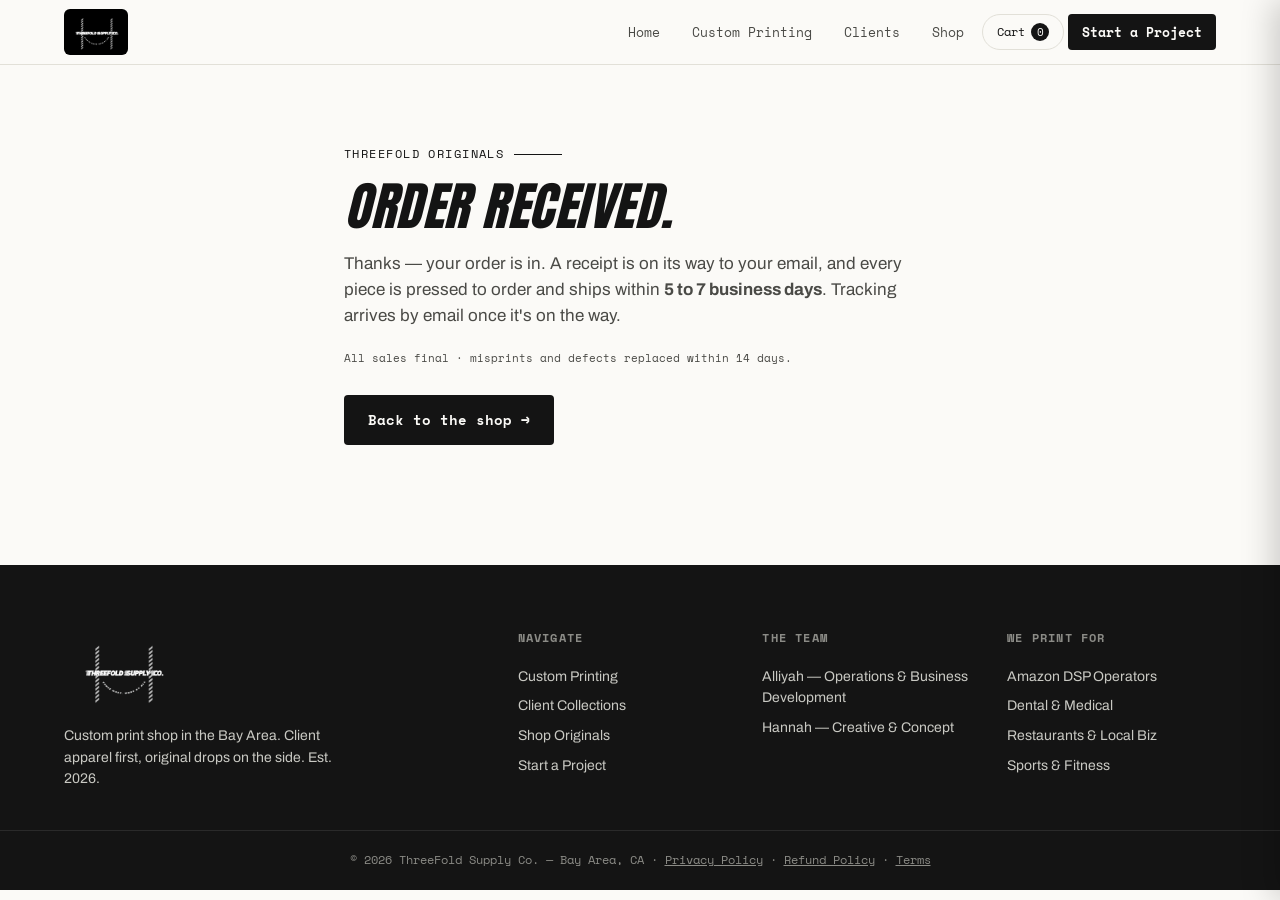
<file: order-confirmed.html>
<!DOCTYPE html>
<html lang="en">
<head>
<meta charset="UTF-8">
<meta name="viewport" content="width=device-width, initial-scale=1.0">
<link rel="icon" href="/favicon.ico" sizes="any">
<link rel="icon" type="image/png" sizes="32x32" href="/favicon_32.png">
<link rel="icon" type="image/png" sizes="16x16" href="/favicon_16.png">
<link rel="apple-touch-icon" href="/favicon_180.png">
<title>Order Confirmed — ThreeFold Supply Co.</title>
<meta name="robots" content="noindex">
<link rel="preconnect" href="https://fonts.googleapis.com">
<link rel="preconnect" href="https://fonts.gstatic.com" crossorigin>
<link href="https://fonts.googleapis.com/css2?family=Anton&family=Archivo:wght@400;500;600;700&family=Space+Mono:wght@400;700&display=swap" rel="stylesheet">
<link rel="stylesheet" href="css/site.css?v=20260821">
</head>
<body>

<nav>
  <div class="nav-inner">
    <a class="brand" href="index.html"><img src="images/brand/ThreeFold%20Logo.png" alt="ThreeFold Supply Co."></a>
    <div class="nav-links">
      <a href="index.html">Home</a>
      <a href="custom-printing.html">Custom Printing</a>
      <a href="clients.html">Clients</a>
      <a href="shop.html">Shop</a>
      <button type="button" id="cartBtn" class="cart-link" aria-label="Open cart">Cart <span id="cartCount" class="cart-count">0</span></button>
      <a href="start.html" class="nav-cta">Start a Project</a>
    </div>
  </div>
</nav>

  <section>
    <div class="wrap" style="max-width:640px">
      <div id="oc-body">
        <div class="eyebrow">ThreeFold Originals</div>
        <h1 style="font-size:clamp(30px,4.5vw,52px)">Order received.</h1>
        <p class="sub" id="oc-lede">Thanks — your order is in. A receipt is on its way to your email, and every piece is pressed to order and ships within <b>5 to 7 business days</b>. Tracking arrives by email once it's on the way.</p>

        <div class="panel co-panel" id="oc-summary" style="margin-top:28px">
          <h2 class="co-h">Your Order</h2>
          <div id="oc-items"></div>
          <div class="co-totals">
            <div class="co-trow co-grand"><span>Total paid</span><span id="oc-total">—</span></div>
          </div>
        </div>

        <p class="co-consent" style="text-align:left;margin-top:20px">All sales final · misprints and defects replaced within 14 days.</p>

        <div style="margin-top:28px"><a class="btn" href="shop.html">Back to the shop →</a></div>
      </div>
    </div>
  </section>

<footer>
  <div class="footer-inner">
    <div>
      <div class="brand"><img src="images/brand/Logo%20(BG%20removed)%20(2).png" alt="ThreeFold Supply Co." style="height:84px;width:auto"></div>
      <p style="font-size:14px;max-width:280px">Custom print shop in the Bay Area. Client apparel first, original drops on the side. Est. 2026.</p>
    </div>
    <div>
      <h4>Navigate</h4>
      <ul>
        <li><a href="custom-printing.html">Custom Printing</a></li>
        <li><a href="clients.html">Client Collections</a></li>
        <li><a href="shop.html">Shop Originals</a></li>
        <li><a href="start.html">Start a Project</a></li>
      </ul>
    </div>
    <div>
      <h4>The Team</h4>
      <ul>
        <li>Alliyah — Operations &amp; Business Development</li>
        <li>Hannah — Creative &amp; Concept</li>
      </ul>
    </div>
    <div>
      <h4>We Print For</h4>
      <ul>
        <li>Amazon DSP Operators</li>
        <li>Dental &amp; Medical</li>
        <li>Restaurants &amp; Local Biz</li>
        <li>Sports &amp; Fitness</li>
      </ul>
    </div>
  </div>
  <div class="footer-bottom">© 2026 ThreeFold Supply Co. — Bay Area, CA · <a href="privacy.html">Privacy Policy</a> · <a href="refunds.html">Refund Policy</a> · <a href="terms.html">Terms</a></div>
</footer>

<script src="js/catalog.js?v=20260821"></script>
<script>
(function () {
  function esc(s){return String(s).replace(/[&<>"]/g,function(c){return({"&":"&amp;","<":"&lt;",">":"&gt;",'"':"&quot;"})[c];});}
  function money(n){return "$"+Number(n).toFixed(2);}
  var cat = window.TF_CATALOG || {};
  var params = new URLSearchParams(location.search);
  if (params.get("redirect_status") === "failed") {
    document.getElementById("oc-body").innerHTML =
      '<div class="eyebrow">Checkout</div><h1 style="font-size:clamp(30px,4.5vw,52px)">Payment not completed</h1>' +
      '<p class="sub">Your payment did not go through, so no charge was made. You can try again.</p>' +
      '<div style="margin-top:24px"><a class="btn" href="checkout.html">Return to checkout →</a></div>';
    return;
  }
  var snap = null;
  try { snap = JSON.parse(localStorage.getItem("tf_last_order")); } catch (e) {}
  if (snap && snap.items && snap.items.length) {
    document.getElementById("oc-items").innerHTML = snap.items.map(function (i) {
      var c = cat[i.slug] || {};
      var thumb = c.img ? '<img class="co-thumb" src="' + c.img + '" alt="' + esc(i.name) + '">' : '<div class="co-thumb co-thumb-txt"></div>';
      return '<div class="co-item">' + thumb + '<div class="co-it-main"><b>' + esc(i.name) + '</b><small>Size ' + esc(i.size) + ' · Qty ' + i.qty + '</small></div><span class="co-amt">' + money(i.price * i.qty) + '</span></div>';
    }).join("");
    document.getElementById("oc-total").textContent = snap.total != null ? money(snap.total) : "—";
  } else {
    document.getElementById("oc-summary").style.display = "none";
  }
  // Clear the cart + snapshot now that the order is placed.
  localStorage.removeItem("tf_cart_v1");
  localStorage.removeItem("tf_last_order");
})();
</script>
<script src="js/cart.js?v=20260821" defer></script>
</body>
</html>
</file>
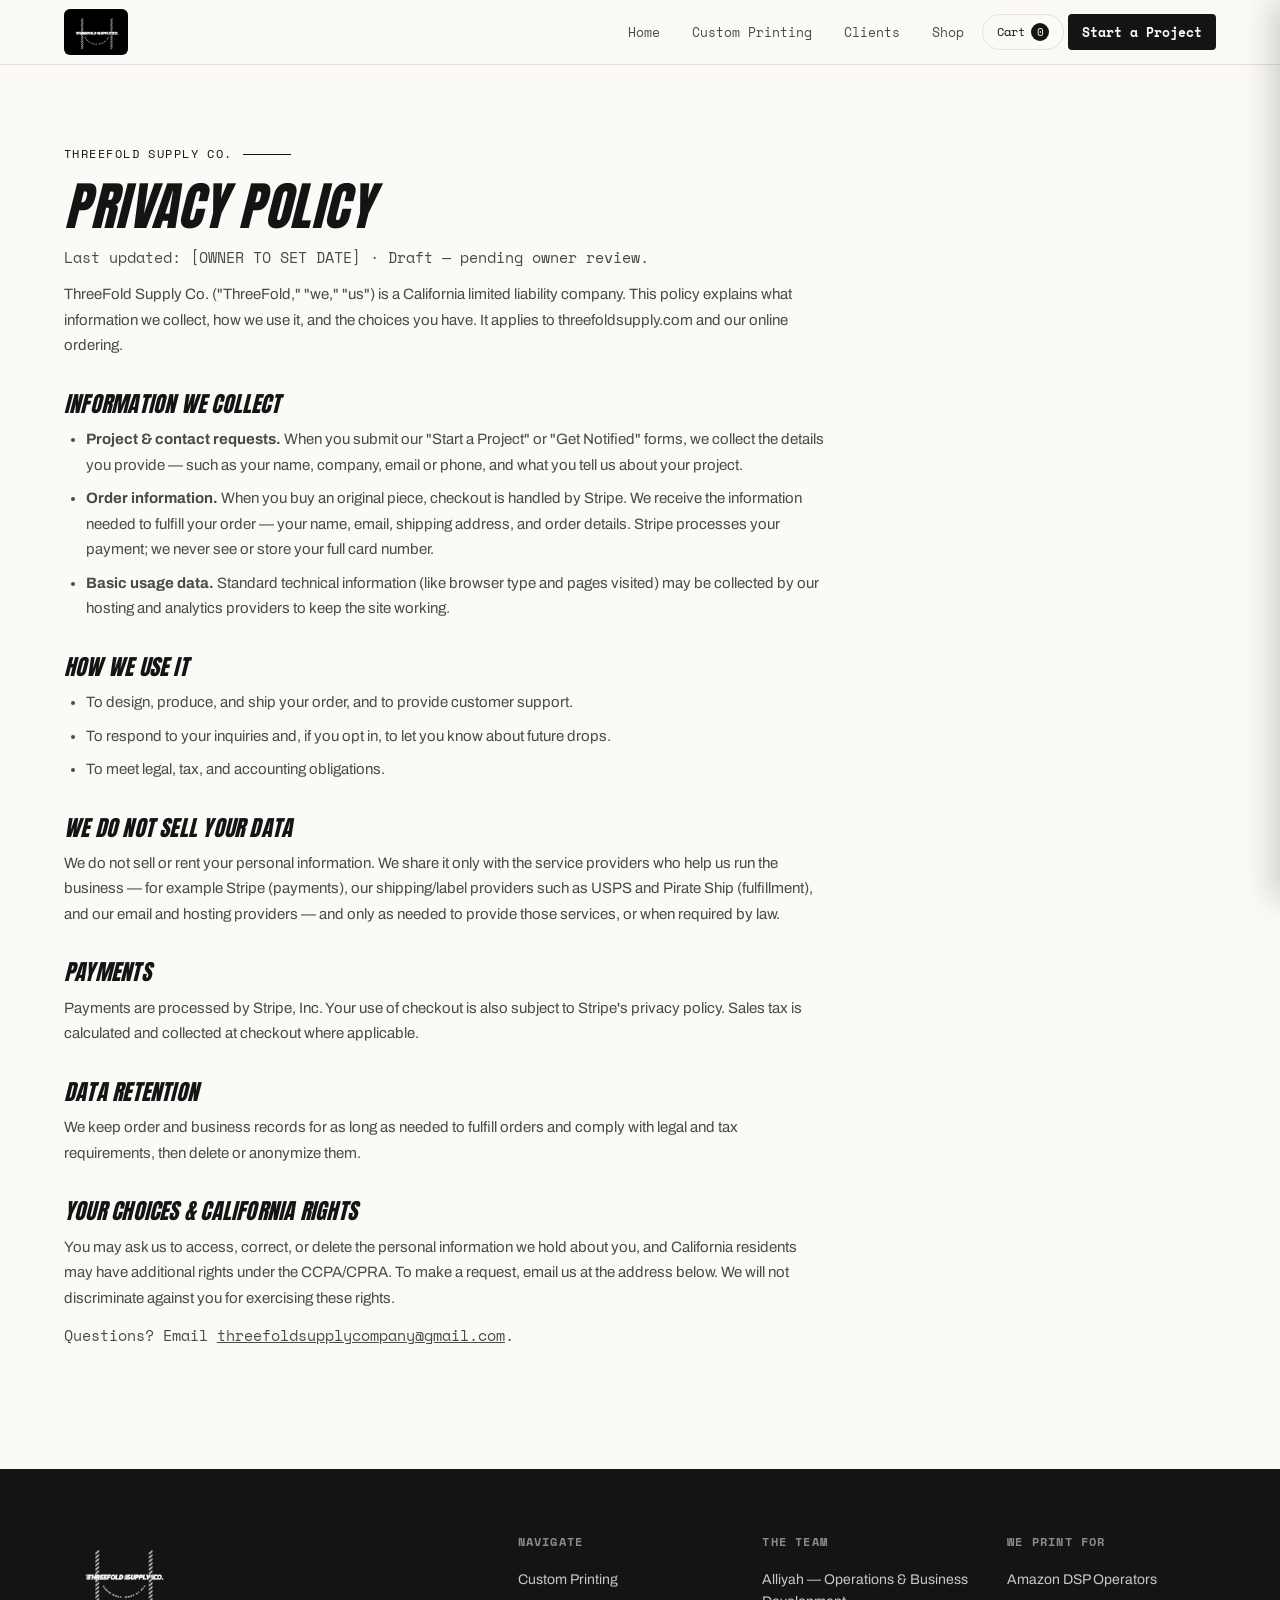
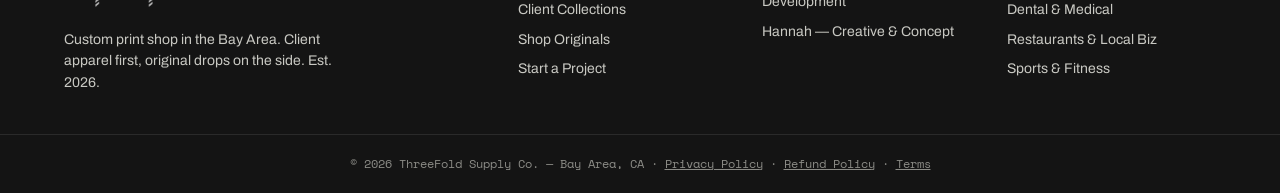
<file: privacy.html>
<!-- DRAFT: requires owner review before launch -->
<!DOCTYPE html>
<html lang="en">
<head>
<meta charset="UTF-8">
<meta name="viewport" content="width=device-width, initial-scale=1.0">
<link rel="icon" href="/favicon.ico" sizes="any">
<link rel="icon" type="image/png" sizes="32x32" href="/favicon_32.png">
<link rel="icon" type="image/png" sizes="16x16" href="/favicon_16.png">
<link rel="apple-touch-icon" href="/favicon_180.png">
<title>Privacy Policy — ThreeFold Supply Co.</title>
<meta name="description" content="How ThreeFold Supply Co. collects, uses, and protects your information.">
<link rel="preconnect" href="https://fonts.googleapis.com">
<link rel="preconnect" href="https://fonts.gstatic.com" crossorigin>
<link href="https://fonts.googleapis.com/css2?family=Anton&family=Archivo:wght@400;500;600;700&family=Space+Mono:wght@400;700&display=swap" rel="stylesheet">
<link rel="stylesheet" href="css/site.css?v=20260821">
</head>
<body>
<nav>
  <div class="nav-inner">
    <a class="brand" href="index.html"><img src="images/brand/ThreeFold%20Logo.png" alt="ThreeFold Supply Co."></a>
    <div class="nav-links">
      <a href="index.html">Home</a>
      <a href="custom-printing.html">Custom Printing</a>
      <a href="clients.html">Clients</a>
      <a href="shop.html">Shop</a>
      <button type="button" id="cartBtn" class="cart-link" aria-label="Open cart">Cart <span id="cartCount" class="cart-count">0</span></button>
      <a href="start.html" class="nav-cta">Start a Project</a>
    </div>
  </div>
</nav>

  <section>
    <div class="wrap">
      <div class="legal">
        <div class="eyebrow">ThreeFold Supply Co.</div>
        <h1 style="font-size:clamp(32px,4.5vw,52px)">Privacy Policy</h1>
        <p class="legal-updated">Last updated: [OWNER TO SET DATE] · Draft — pending owner review.</p>
        <p>ThreeFold Supply Co. ("ThreeFold," "we," "us") is a California limited liability company. This policy explains what information we collect, how we use it, and the choices you have. It applies to threefoldsupply.com and our online ordering.</p>

        <h2>Information we collect</h2>
        <ul>
          <li><b>Project &amp; contact requests.</b> When you submit our "Start a Project" or "Get Notified" forms, we collect the details you provide — such as your name, company, email or phone, and what you tell us about your project.</li>
          <li><b>Order information.</b> When you buy an original piece, checkout is handled by Stripe. We receive the information needed to fulfill your order — your name, email, shipping address, and order details. Stripe processes your payment; we never see or store your full card number.</li>
          <li><b>Basic usage data.</b> Standard technical information (like browser type and pages visited) may be collected by our hosting and analytics providers to keep the site working.</li>
        </ul>

        <h2>How we use it</h2>
        <ul>
          <li>To design, produce, and ship your order, and to provide customer support.</li>
          <li>To respond to your inquiries and, if you opt in, to let you know about future drops.</li>
          <li>To meet legal, tax, and accounting obligations.</li>
        </ul>

        <h2>We do not sell your data</h2>
        <p>We do not sell or rent your personal information. We share it only with the service providers who help us run the business — for example Stripe (payments), our shipping/label providers such as USPS and Pirate Ship (fulfillment), and our email and hosting providers — and only as needed to provide those services, or when required by law.</p>

        <h2>Payments</h2>
        <p>Payments are processed by Stripe, Inc. Your use of checkout is also subject to Stripe's privacy policy. Sales tax is calculated and collected at checkout where applicable.</p>

        <h2>Data retention</h2>
        <p>We keep order and business records for as long as needed to fulfill orders and comply with legal and tax requirements, then delete or anonymize them.</p>

        <h2>Your choices &amp; California rights</h2>
        <p>You may ask us to access, correct, or delete the personal information we hold about you, and California residents may have additional rights under the CCPA/CPRA. To make a request, email us at the address below. We will not discriminate against you for exercising these rights.</p>
        <p class="legal-updated">Questions? Email <a href="mailto:threefoldsupplycompany@gmail.com">threefoldsupplycompany@gmail.com</a>.</p>
      </div>
    </div>
  </section>

<footer>
  <div class="footer-inner">
    <div>
      <div class="brand"><img src="images/brand/Logo%20(BG%20removed)%20(2).png" alt="ThreeFold Supply Co." style="height:84px;width:auto"></div>
      <p style="font-size:14px;max-width:280px">Custom print shop in the Bay Area. Client apparel first, original drops on the side. Est. 2026.</p>
    </div>
    <div>
      <h4>Navigate</h4>
      <ul>
        <li><a href="custom-printing.html">Custom Printing</a></li>
        <li><a href="clients.html">Client Collections</a></li>
        <li><a href="shop.html">Shop Originals</a></li>
        <li><a href="start.html">Start a Project</a></li>
      </ul>
    </div>
    <div>
      <h4>The Team</h4>
      <ul>
        <li>Alliyah — Operations &amp; Business Development</li>
        <li>Hannah — Creative &amp; Concept</li>
      </ul>
    </div>
    <div>
      <h4>We Print For</h4>
      <ul>
        <li>Amazon DSP Operators</li>
        <li>Dental &amp; Medical</li>
        <li>Restaurants &amp; Local Biz</li>
        <li>Sports &amp; Fitness</li>
      </ul>
    </div>
  </div>
  <div class="footer-bottom">© 2026 ThreeFold Supply Co. — Bay Area, CA · <a href="privacy.html">Privacy Policy</a> · <a href="refunds.html">Refund Policy</a> · <a href="terms.html">Terms</a></div>
</footer>

<script src="js/cart.js?v=20260821" defer></script>
</body>
</html>
</file>
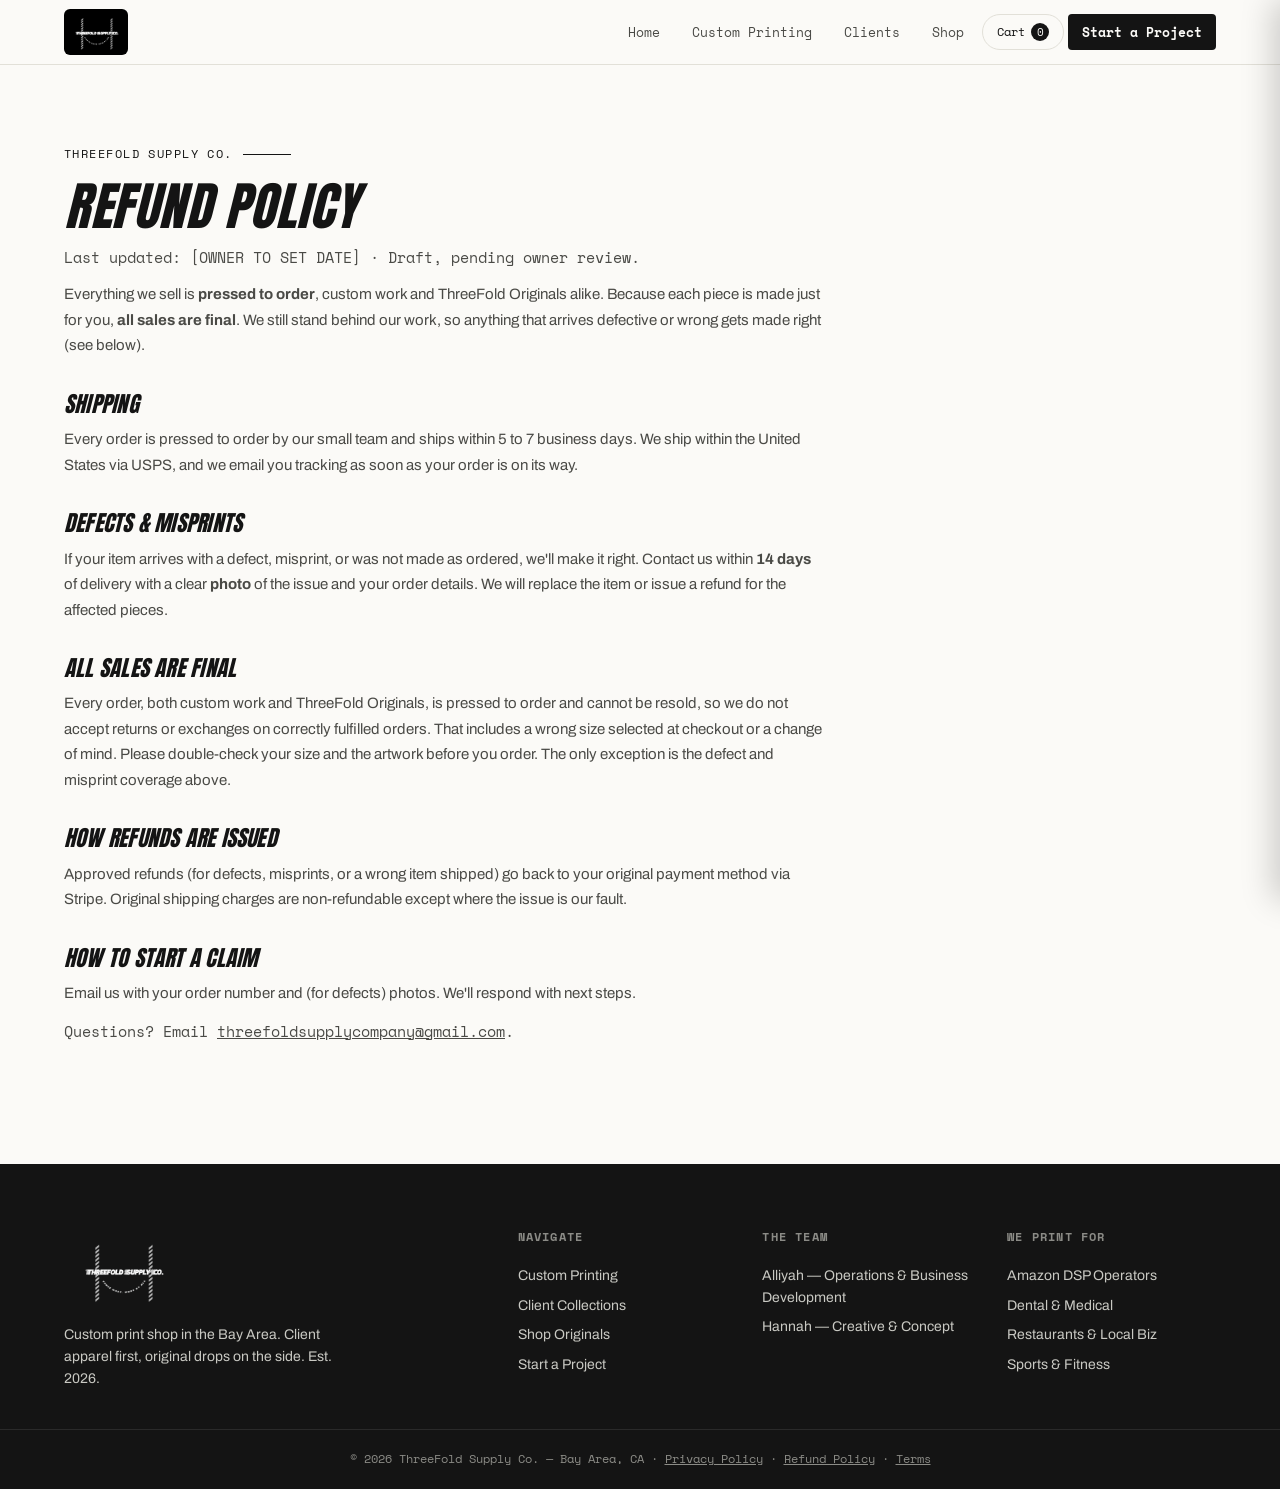
<file: refunds.html>
<!-- DRAFT: requires owner review before launch -->
<!DOCTYPE html>
<html lang="en">
<head>
<meta charset="UTF-8">
<meta name="viewport" content="width=device-width, initial-scale=1.0">
<link rel="icon" href="/favicon.ico" sizes="any">
<link rel="icon" type="image/png" sizes="32x32" href="/favicon_32.png">
<link rel="icon" type="image/png" sizes="16x16" href="/favicon_16.png">
<link rel="apple-touch-icon" href="/favicon_180.png">
<title>Refund Policy — ThreeFold Supply Co.</title>
<meta name="description" content="Refunds, replacements, and returns for ThreeFold Supply Co. custom-printed apparel and originals.">
<link rel="preconnect" href="https://fonts.googleapis.com">
<link rel="preconnect" href="https://fonts.gstatic.com" crossorigin>
<link href="https://fonts.googleapis.com/css2?family=Anton&family=Archivo:wght@400;500;600;700&family=Space+Mono:wght@400;700&display=swap" rel="stylesheet">
<link rel="stylesheet" href="css/site.css?v=20260821">
</head>
<body>
<nav>
  <div class="nav-inner">
    <a class="brand" href="index.html"><img src="images/brand/ThreeFold%20Logo.png" alt="ThreeFold Supply Co."></a>
    <div class="nav-links">
      <a href="index.html">Home</a>
      <a href="custom-printing.html">Custom Printing</a>
      <a href="clients.html">Clients</a>
      <a href="shop.html">Shop</a>
      <button type="button" id="cartBtn" class="cart-link" aria-label="Open cart">Cart <span id="cartCount" class="cart-count">0</span></button>
      <a href="start.html" class="nav-cta">Start a Project</a>
    </div>
  </div>
</nav>

  <section>
    <div class="wrap">
      <div class="legal">
        <div class="eyebrow">ThreeFold Supply Co.</div>
        <h1 style="font-size:clamp(32px,4.5vw,52px)">Refund Policy</h1>
        <p class="legal-updated">Last updated: [OWNER TO SET DATE] · Draft, pending owner review.</p>
        <p>Everything we sell is <b>pressed to order</b>, custom work and ThreeFold Originals alike. Because each piece is made just for you, <b>all sales are final</b>. We still stand behind our work, so anything that arrives defective or wrong gets made right (see below).</p>

        <h2>Shipping</h2>
        <p>Every order is pressed to order by our small team and ships within 5 to 7 business days. We ship within the United States via USPS, and we email you tracking as soon as your order is on its way.</p>

        <h2>Defects &amp; misprints</h2>
        <p>If your item arrives with a defect, misprint, or was not made as ordered, we'll make it right. Contact us within <b>14 days</b> of delivery with a clear <b>photo</b> of the issue and your order details. We will replace the item or issue a refund for the affected pieces.</p>

        <h2>All sales are final</h2>
        <p>Every order, both custom work and ThreeFold Originals, is pressed to order and cannot be resold, so we do not accept returns or exchanges on correctly fulfilled orders. That includes a wrong size selected at checkout or a change of mind. Please double-check your size and the artwork before you order. The only exception is the defect and misprint coverage above.</p>

        <h2>How refunds are issued</h2>
        <p>Approved refunds (for defects, misprints, or a wrong item shipped) go back to your original payment method via Stripe. Original shipping charges are non-refundable except where the issue is our fault.</p>

        <h2>How to start a claim</h2>
        <p>Email us with your order number and (for defects) photos. We'll respond with next steps.</p>
        <p class="legal-updated">Questions? Email <a href="mailto:threefoldsupplycompany@gmail.com">threefoldsupplycompany@gmail.com</a>.</p>
      </div>
    </div>
  </section>

<footer>
  <div class="footer-inner">
    <div>
      <div class="brand"><img src="images/brand/Logo%20(BG%20removed)%20(2).png" alt="ThreeFold Supply Co." style="height:84px;width:auto"></div>
      <p style="font-size:14px;max-width:280px">Custom print shop in the Bay Area. Client apparel first, original drops on the side. Est. 2026.</p>
    </div>
    <div>
      <h4>Navigate</h4>
      <ul>
        <li><a href="custom-printing.html">Custom Printing</a></li>
        <li><a href="clients.html">Client Collections</a></li>
        <li><a href="shop.html">Shop Originals</a></li>
        <li><a href="start.html">Start a Project</a></li>
      </ul>
    </div>
    <div>
      <h4>The Team</h4>
      <ul>
        <li>Alliyah — Operations &amp; Business Development</li>
        <li>Hannah — Creative &amp; Concept</li>
      </ul>
    </div>
    <div>
      <h4>We Print For</h4>
      <ul>
        <li>Amazon DSP Operators</li>
        <li>Dental &amp; Medical</li>
        <li>Restaurants &amp; Local Biz</li>
        <li>Sports &amp; Fitness</li>
      </ul>
    </div>
  </div>
  <div class="footer-bottom">© 2026 ThreeFold Supply Co. — Bay Area, CA · <a href="privacy.html">Privacy Policy</a> · <a href="refunds.html">Refund Policy</a> · <a href="terms.html">Terms</a></div>
</footer>

<script src="js/cart.js?v=20260821" defer></script>
</body>
</html>
</file>
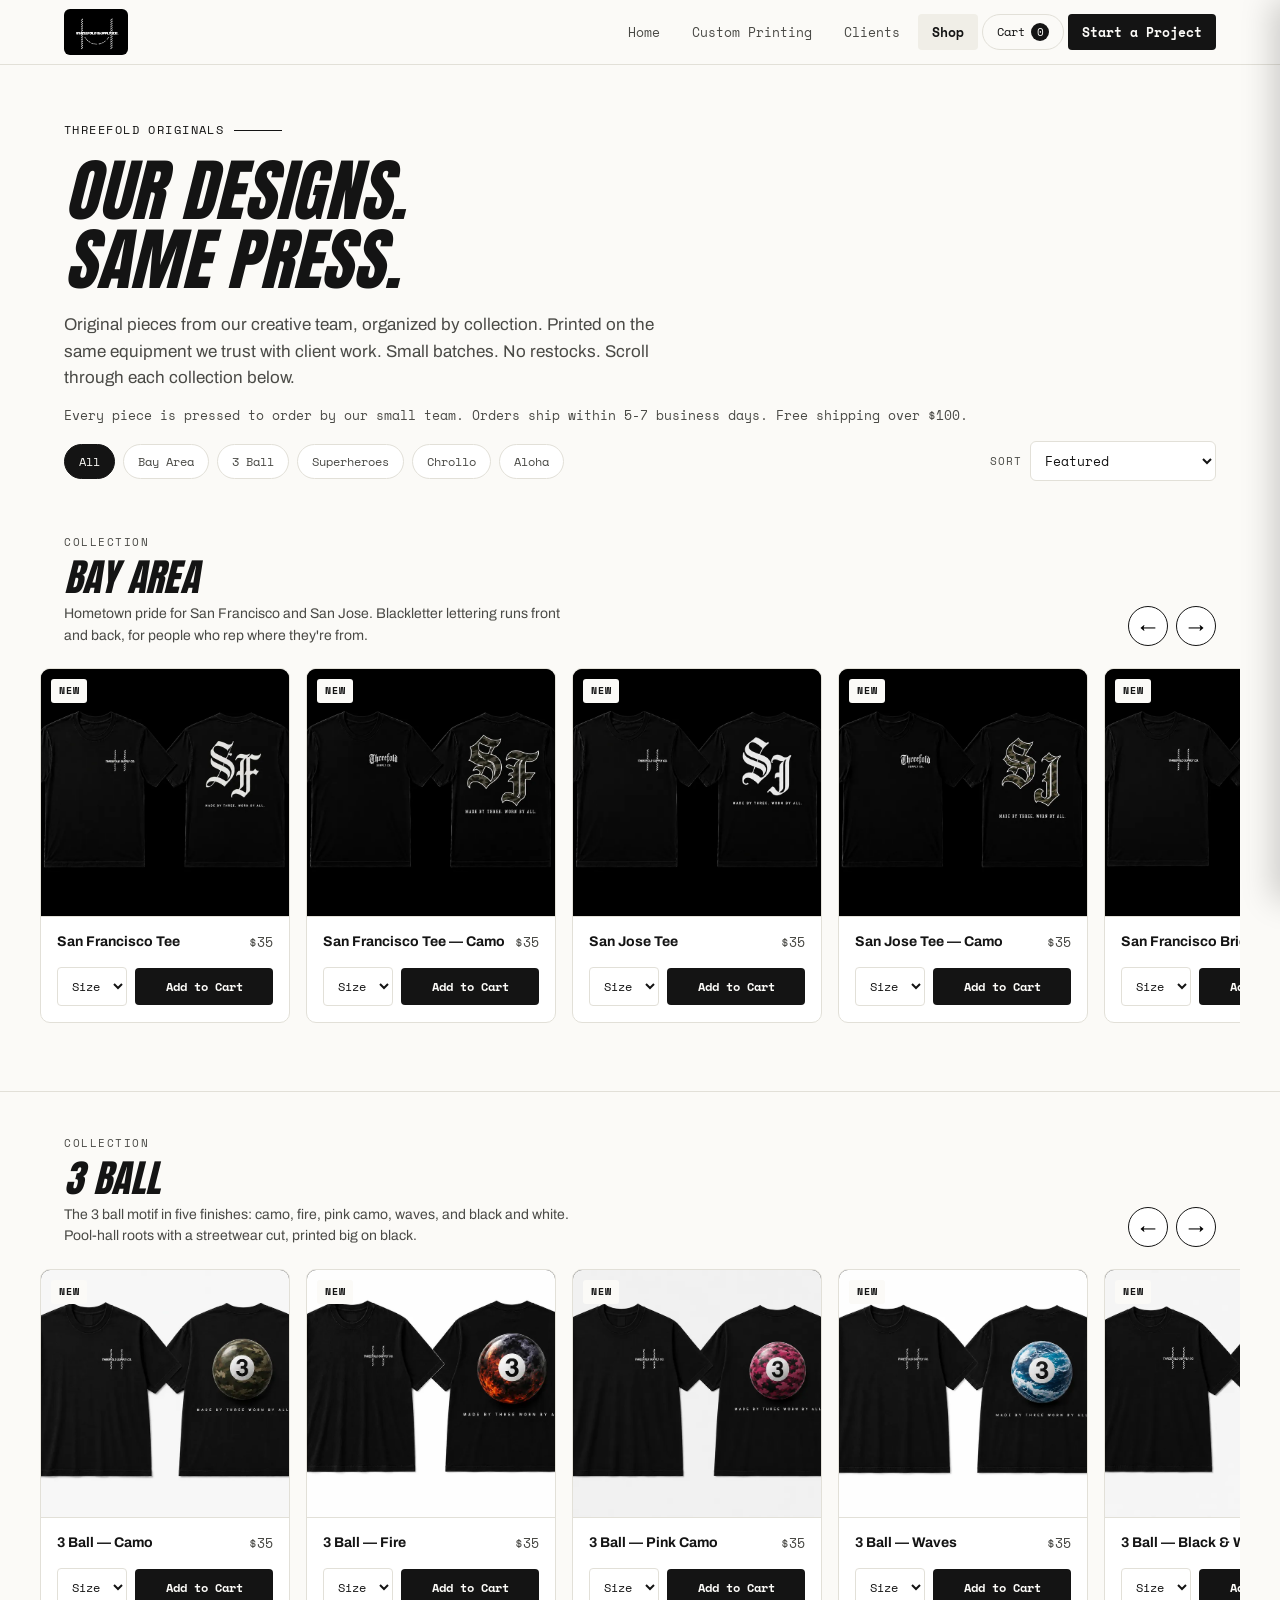
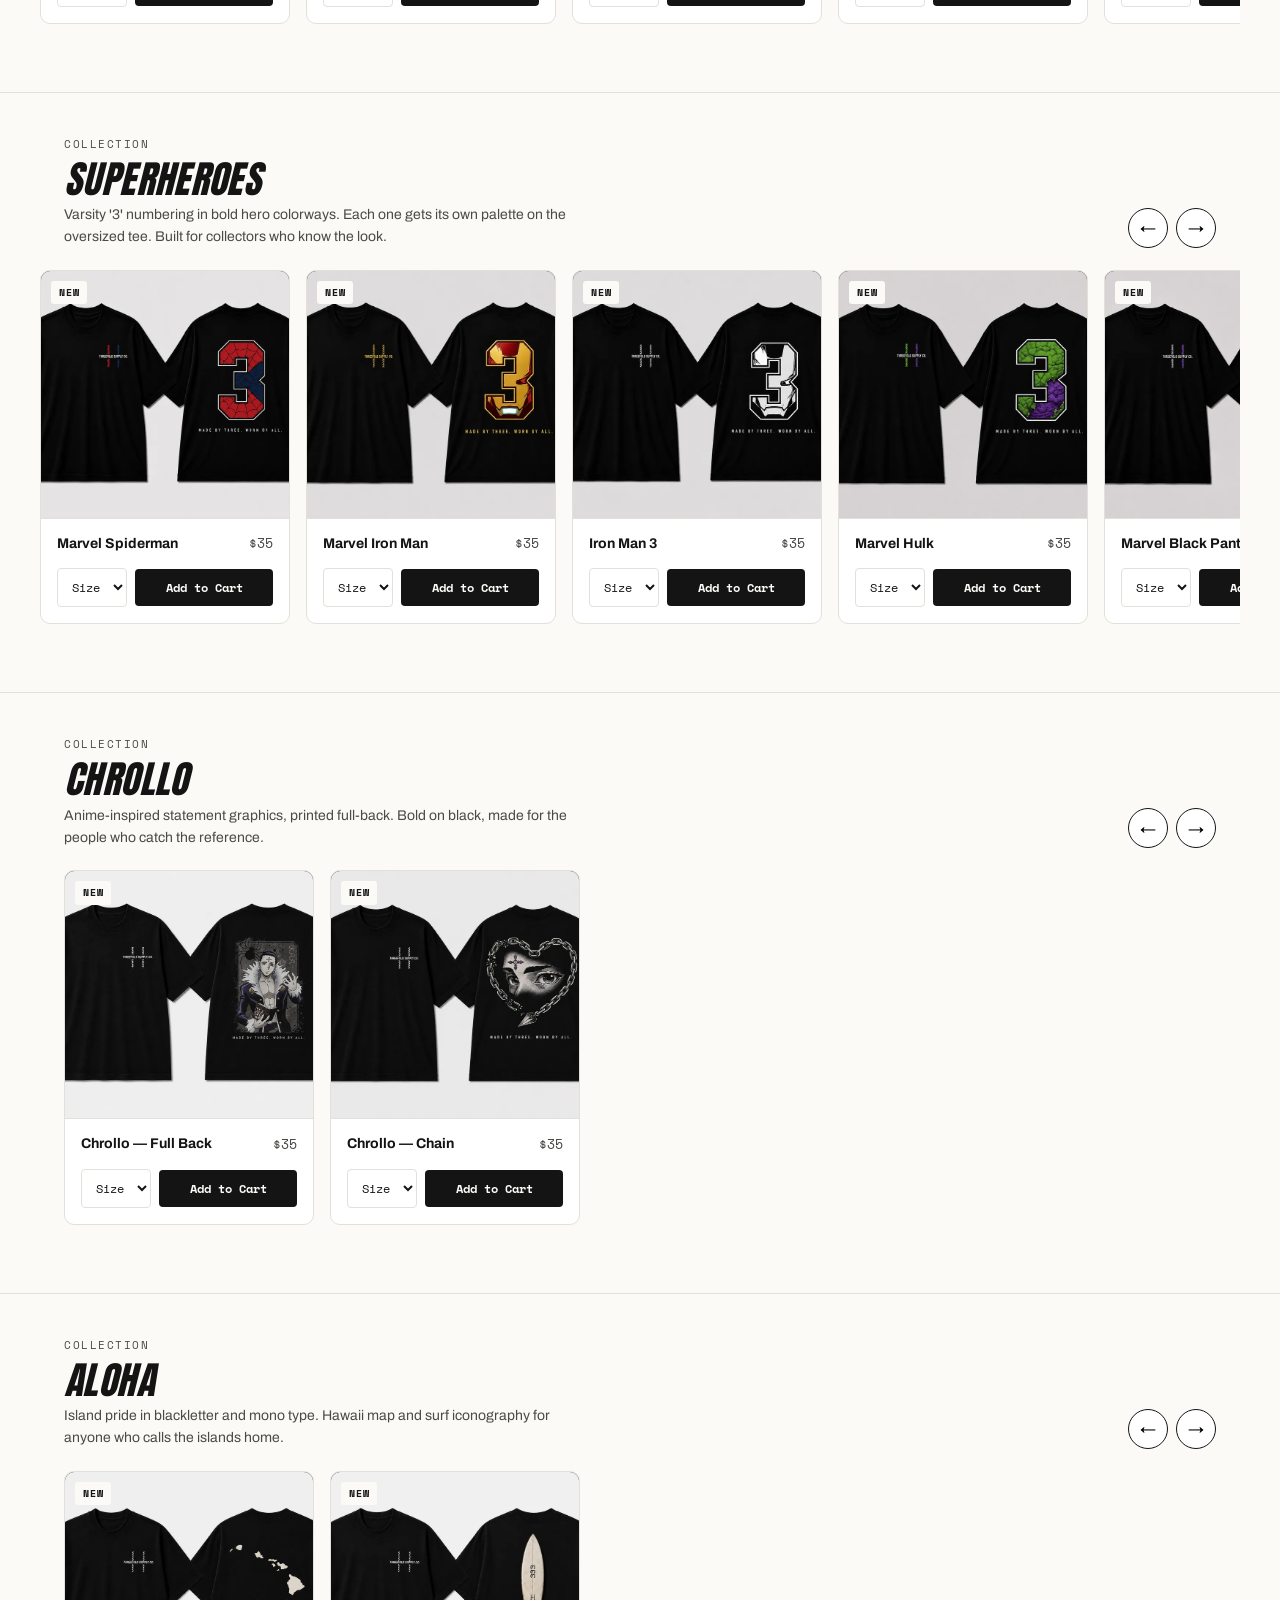
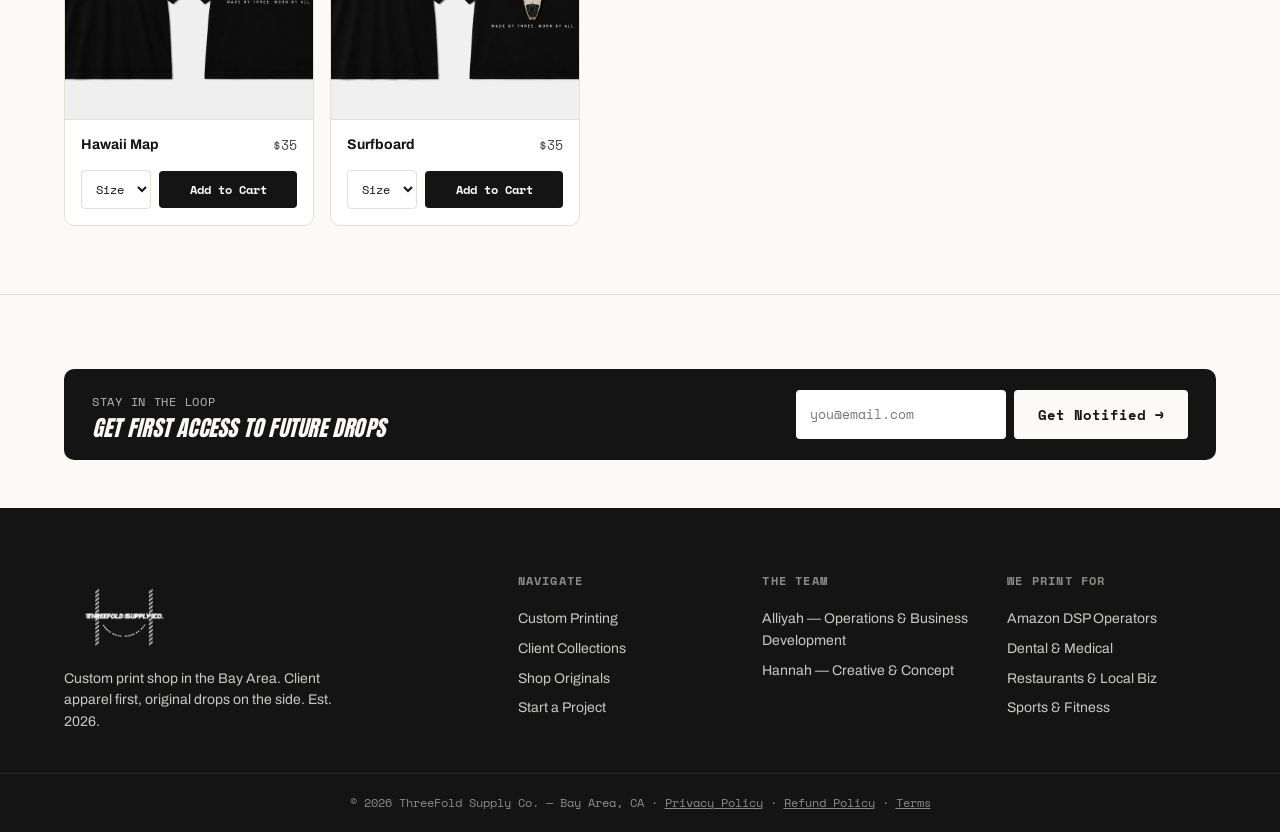
<file: shop.html>
<!DOCTYPE html>
<html lang="en">
<head>
<meta charset="UTF-8">
<meta name="viewport" content="width=device-width, initial-scale=1.0">
<link rel="icon" href="/favicon.ico" sizes="any">
<link rel="icon" type="image/png" sizes="32x32" href="/favicon_32.png">
<link rel="icon" type="image/png" sizes="16x16" href="/favicon_16.png">
<link rel="apple-touch-icon" href="/favicon_180.png">
<title>Shop: ThreeFold Originals — ThreeFold Supply Co.</title>
<meta name="description" content="ThreeFold Originals by collection — Bay Area, Superheroes, 3 Ball, Chrollo, Aloha. Printed in-house, small batches, no restocks.">
<link rel="canonical" href="https://threefoldsupply.com/shop">
<meta property="og:type" content="website">
<meta property="og:title" content="Shop: ThreeFold Originals — ThreeFold Supply Co.">
<meta property="og:description" content="ThreeFold Originals by collection — Bay Area, Superheroes, 3 Ball, Chrollo, Aloha. Printed in-house, small batches, no restocks.">
<meta property="og:image" content="https://threefoldsupply.com/images/social/shop-card.png">
<meta property="og:url" content="https://threefoldsupply.com/shop">
<meta name="twitter:card" content="summary_large_image">
<link rel="preconnect" href="https://fonts.googleapis.com">
<link rel="preconnect" href="https://fonts.gstatic.com" crossorigin>
<link href="https://fonts.googleapis.com/css2?family=Anton&family=Archivo:wght@400;500;600;700&family=Space+Mono:wght@400;700&display=swap" rel="stylesheet">
<link rel="stylesheet" href="css/site.css?v=20260821">
</head>
<body>

<script>
// Legacy per-product Stripe Payment Links — UNUSED fallback (cart uses /api/checkout).
const PAYMENT_LINKS = {
  // Bay Area
  "san-francisco-tee": "https://buy.stripe.com/28EeVc6du2KR6N8bMkdby01",// San Francisco Tee — $35
  "san-francisco-tee-camo": "https://buy.stripe.com/eVq3cu9pGgBH2wS8A8dby02",// San Francisco Tee — Camo — $35
  "san-jose-tee": "https://buy.stripe.com/fZu14mcBSetz5J417Gdby03",// San Jose Tee — $35
  "san-jose-tee-camo": "https://buy.stripe.com/9B63cu45mclr8VgbMkdby04",// San Jose Tee — Camo — $35
  "san-francisco-bridge": "https://buy.stripe.com/aFa7sK1XeetzfjEeYwdby05",// San Francisco Bridge — $35
  "san-francisco-city": "https://buy.stripe.com/7sY9AS9pG85bdbwaIgdby06",// San Francisco City — $35
  "san-jose-red": "https://buy.stripe.com/14A9ASdFW2KR7RcaIgdby07",// San Jose — Red — $35
  // Superheroes
  "marvel-spiderman": "TODO",           // Marvel Spiderman — $35
  "marvel-iron-man": "TODO",            // Marvel Iron Man — $35
  "iron-man-3": "TODO",                 // Iron Man 3 — $35
  "marvel-hulk": "TODO",                // Marvel Hulk — $35
  "marvel-black-panther": "TODO",       // Marvel Black Panther — $35
  "marvel-black-panther-1": "TODO",     // Marvel Black Panther (1) — $35
  "marvel-captain-america": "TODO",     // Marvel Captain America — $35
  "venom-3": "TODO",                    // Venom 3 — $35
  // 3 Ball
  "3-ball-camo": "https://buy.stripe.com/bJe00idFW3OV9Zk17Gdby0a",// 3 Ball — Camo — $35
  "3-ball-fire": "https://buy.stripe.com/4gM9ASfO4adjb3odUsdby0b",// 3 Ball — Fire — $35
  "3-ball-pink-camo": "https://buy.stripe.com/cNi9AS8lC99f1sOcQodby0c",// 3 Ball — Pink Camo — $35
  "3-ball-waves": "https://buy.stripe.com/00wdR845m3OV1sO4jSdby0d",// 3 Ball — Waves — $35
  "3-ball-black-and-white": "https://buy.stripe.com/aFacN4cBSfxDgnI2bKdby0e",// 3 Ball — Black & White — $35
  // Chrollo
  "chrollo-full-back": "https://buy.stripe.com/00wcN46du85bgnI7w4dby0f",// Chrollo — Full Back — $35
  "chrollo-chain": "https://buy.stripe.com/14A6oGfO41GN3AWeYwdby0g",// Chrollo — Chain — $35
  // Aloha
  "hawaii-map": "https://buy.stripe.com/fZucN459q3OVb3oaIgdby08",// Hawaii Map — $35
  "surfboard": "https://buy.stripe.com/4gM6oG31ietzfjE5nWdby09",// Surfboard — $35
};
</script>
<nav>
  <div class="nav-inner">
    <a class="brand" href="index.html"><picture><source srcset="images/brand/ThreeFold%20Logo.webp" type="image/webp"><img src="images/brand/ThreeFold%20Logo.png" alt="ThreeFold Supply Co." width="1240" height="894"></picture></a>
    <div class="nav-links">
      <a href="index.html">Home</a>
      <a href="custom-printing.html">Custom Printing</a>
      <a href="clients.html">Clients</a>
      <a href="shop.html" class="active">Shop</a>
      <button type="button" id="cartBtn" class="cart-link" aria-label="Open cart">Cart <span id="cartCount" class="cart-count">0</span></button>
      <a href="start.html" class="nav-cta">Start a Project</a>
    </div>
  </div>
</nav>

  <header class="shop-hero"><div class="wrap">
      <div class="eyebrow">ThreeFold Originals</div>
      <h1 style="font-size:clamp(36px,5.5vw,68px)">Our designs.<br>Same press.</h1>
      <p class="sub">Original pieces from our creative team, organized by collection. Printed on the same equipment we trust with client work. Small batches. No restocks. Scroll through each collection below.</p>
      <p class="ship-note" style="margin-top:14px;font-family:var(--mono);font-size:13px;color:var(--ink-soft)">Every piece is pressed to order by our small team. Orders ship within 5-7 business days. Free shipping over $100.</p>
  </div></header>
  <div id="orderedBanner" class="ordered-banner" style="display:none"><div class="wrap"><b>Order received.</b> Ships within 5-7 business days. Tracking arrives by email.</div></div>

  <div class="wrap shop-controls">
    <div class="chips">
      <button class="chip active" type="button" data-filter="all">All</button>
      <button class="chip" type="button" data-filter="bay-area">Bay Area</button>
      <button class="chip" type="button" data-filter="3-ball">3 Ball</button>
      <button class="chip" type="button" data-filter="superheroes">Superheroes</button>
      <button class="chip" type="button" data-filter="chrollo">Chrollo</button>
      <button class="chip" type="button" data-filter="aloha">Aloha</button>
    </div>
    <div class="sort">
      <label for="sortSel">Sort</label>
      <select id="sortSel">
        <option value="featured">Featured</option>
        <option value="newest">Newest</option>
        <option value="az">A–Z</option>
        <option value="bestsellers" disabled hidden>Bestsellers (soon)</option>
      </select>
    </div>
  </div>

  <section class="coll">
    <div class="coll-head">
      <div><span class="coll-kicker">Collection</span><h2>Bay Area</h2><p class="coll-sub">Hometown pride for San Francisco and San Jose. Blackletter lettering runs front and back, for people who rep where they're from.</p></div>
      <div class="coll-arrows"><button onclick="scrollRow('bay-area',-1)" aria-label="scroll left">←</button><button onclick="scrollRow('bay-area',1)" aria-label="scroll right">→</button></div>
    </div>
    <div class="rail-wrap"><div class="rail" id="rail-bay-area">
        <div class="pcard">
          <div class="pmedia"><picture><source srcset="images/work/Threefold%20(Our%20Work)/Bay%20Area/SF%20FONT%20.webp" type="image/webp"><img src="images/work/Threefold%20(Our%20Work)/Bay%20Area/SF%20FONT%20.png" alt="San Francisco Tee" width="1402" height="1122" loading="lazy"></picture><span class="ptag">NEW</span></div>
          <div class="pmeta"><b>San Francisco Tee</b><span>$35</span></div>
          <div class="pbuy">
            <select class="size-select" aria-label="Size — San Francisco Tee"><option value="">Size</option><option>S</option><option>M</option><option>L</option><option>XL</option><option>2XL</option></select>
            <button class="btn add-btn" type="button" data-slug="san-francisco-tee" data-name="San Francisco Tee" data-price="35">Add to Cart</button>
          </div>
        </div>
        <div class="pcard">
          <div class="pmedia"><picture><source srcset="images/work/Threefold%20(Our%20Work)/Bay%20Area/SF%20FONT%20(CAMO).webp" type="image/webp"><img src="images/work/Threefold%20(Our%20Work)/Bay%20Area/SF%20FONT%20(CAMO).png" alt="San Francisco Tee — Camo" width="1402" height="1122" loading="lazy"></picture><span class="ptag">NEW</span></div>
          <div class="pmeta"><b>San Francisco Tee — Camo</b><span>$35</span></div>
          <div class="pbuy">
            <select class="size-select" aria-label="Size — San Francisco Tee — Camo"><option value="">Size</option><option>S</option><option>M</option><option>L</option><option>XL</option><option>2XL</option></select>
            <button class="btn add-btn" type="button" data-slug="san-francisco-tee-camo" data-name="San Francisco Tee — Camo" data-price="35">Add to Cart</button>
          </div>
        </div>
        <div class="pcard">
          <div class="pmedia"><picture><source srcset="images/work/Threefold%20(Our%20Work)/Bay%20Area/SJ%20FONT.webp" type="image/webp"><img src="images/work/Threefold%20(Our%20Work)/Bay%20Area/SJ%20FONT.png" alt="San Jose Tee" width="1402" height="1122" loading="lazy"></picture><span class="ptag">NEW</span></div>
          <div class="pmeta"><b>San Jose Tee</b><span>$35</span></div>
          <div class="pbuy">
            <select class="size-select" aria-label="Size — San Jose Tee"><option value="">Size</option><option>S</option><option>M</option><option>L</option><option>XL</option><option>2XL</option></select>
            <button class="btn add-btn" type="button" data-slug="san-jose-tee" data-name="San Jose Tee" data-price="35">Add to Cart</button>
          </div>
        </div>
        <div class="pcard">
          <div class="pmedia"><picture><source srcset="images/work/Threefold%20(Our%20Work)/Bay%20Area/SJ%20FONT%20(CAMO).webp" type="image/webp"><img src="images/work/Threefold%20(Our%20Work)/Bay%20Area/SJ%20FONT%20(CAMO).png" alt="San Jose Tee — Camo" width="1402" height="1122" loading="lazy"></picture><span class="ptag">NEW</span></div>
          <div class="pmeta"><b>San Jose Tee — Camo</b><span>$35</span></div>
          <div class="pbuy">
            <select class="size-select" aria-label="Size — San Jose Tee — Camo"><option value="">Size</option><option>S</option><option>M</option><option>L</option><option>XL</option><option>2XL</option></select>
            <button class="btn add-btn" type="button" data-slug="san-jose-tee-camo" data-name="San Jose Tee — Camo" data-price="35">Add to Cart</button>
          </div>
        </div>
        <div class="pcard">
          <div class="pmedia"><picture><source srcset="images/work/Threefold%20(Our%20Work)/Bay%20Area/San%20Francisco%20Bridge.webp" type="image/webp"><img src="images/work/Threefold%20(Our%20Work)/Bay%20Area/San%20Francisco%20Bridge.png" alt="San Francisco Bridge" width="1402" height="1122" loading="lazy"></picture><span class="ptag">NEW</span></div>
          <div class="pmeta"><b>San Francisco Bridge</b><span>$35</span></div>
          <div class="pbuy">
            <select class="size-select" aria-label="Size — San Francisco Bridge"><option value="">Size</option><option>S</option><option>M</option><option>L</option><option>XL</option><option>2XL</option></select>
            <button class="btn add-btn" type="button" data-slug="san-francisco-bridge" data-name="San Francisco Bridge" data-price="35">Add to Cart</button>
          </div>
        </div>
        <div class="pcard">
          <div class="pmedia"><picture><source srcset="images/work/Threefold%20(Our%20Work)/Bay%20Area/SAN%20FRANCISCO%20CITY.webp" type="image/webp"><img src="images/work/Threefold%20(Our%20Work)/Bay%20Area/SAN%20FRANCISCO%20CITY.png" alt="San Francisco City" width="1402" height="1122" loading="lazy"></picture><span class="ptag">NEW</span></div>
          <div class="pmeta"><b>San Francisco City</b><span>$35</span></div>
          <div class="pbuy">
            <select class="size-select" aria-label="Size — San Francisco City"><option value="">Size</option><option>S</option><option>M</option><option>L</option><option>XL</option><option>2XL</option></select>
            <button class="btn add-btn" type="button" data-slug="san-francisco-city" data-name="San Francisco City" data-price="35">Add to Cart</button>
          </div>
        </div>
        <div class="pcard">
          <div class="pmedia"><picture><source srcset="images/work/Threefold%20(Our%20Work)/Bay%20Area/SJ%20(%20RED%20).webp" type="image/webp"><img src="images/work/Threefold%20(Our%20Work)/Bay%20Area/SJ%20(%20RED%20).png" alt="San Jose — Red" width="1391" height="1131" loading="lazy"></picture><span class="ptag">NEW</span></div>
          <div class="pmeta"><b>San Jose — Red</b><span>$35</span></div>
          <div class="pbuy">
            <select class="size-select" aria-label="Size — San Jose — Red"><option value="">Size</option><option>S</option><option>M</option><option>L</option><option>XL</option><option>2XL</option></select>
            <button class="btn add-btn" type="button" data-slug="san-jose-red" data-name="San Jose — Red" data-price="35">Add to Cart</button>
          </div>
        </div>
      </div></div>
  </section>

  <section class="coll">
    <div class="coll-head">
      <div><span class="coll-kicker">Collection</span><h2>3 Ball</h2><p class="coll-sub">The 3 ball motif in five finishes: camo, fire, pink camo, waves, and black and white. Pool-hall roots with a streetwear cut, printed big on black.</p></div>
      <div class="coll-arrows"><button onclick="scrollRow('3-ball',-1)" aria-label="scroll left">←</button><button onclick="scrollRow('3-ball',1)" aria-label="scroll right">→</button></div>
    </div>
    <div class="rail-wrap"><div class="rail" id="rail-3-ball">
        <div class="pcard">
          <div class="pmedia"><picture><source srcset="images/work/Threefold%20(Our%20Work)/3%20Ball/3%20BALL%20CAMO_.webp" type="image/webp"><img src="images/work/Threefold%20(Our%20Work)/3%20Ball/3%20BALL%20CAMO_.png" alt="3 Ball — Camo" width="1448" height="1086" loading="lazy"></picture><span class="ptag">NEW</span></div>
          <div class="pmeta"><b>3 Ball — Camo</b><span>$35</span></div>
          <div class="pbuy">
            <select class="size-select" aria-label="Size — 3 Ball — Camo"><option value="">Size</option><option>S</option><option>M</option><option>L</option><option>XL</option><option>2XL</option></select>
            <button class="btn add-btn" type="button" data-slug="3-ball-camo" data-name="3 Ball — Camo" data-price="35">Add to Cart</button>
          </div>
        </div>
        <div class="pcard">
          <div class="pmedia"><picture><source srcset="images/work/Threefold%20(Our%20Work)/3%20Ball/3%20BALL%20FIRE%20-%20DESIGN.webp" type="image/webp"><img src="images/work/Threefold%20(Our%20Work)/3%20Ball/3%20BALL%20FIRE%20-%20DESIGN.png" alt="3 Ball — Fire" width="1448" height="1086" loading="lazy"></picture><span class="ptag">NEW</span></div>
          <div class="pmeta"><b>3 Ball — Fire</b><span>$35</span></div>
          <div class="pbuy">
            <select class="size-select" aria-label="Size — 3 Ball — Fire"><option value="">Size</option><option>S</option><option>M</option><option>L</option><option>XL</option><option>2XL</option></select>
            <button class="btn add-btn" type="button" data-slug="3-ball-fire" data-name="3 Ball — Fire" data-price="35">Add to Cart</button>
          </div>
        </div>
        <div class="pcard">
          <div class="pmedia"><picture><source srcset="images/work/Threefold%20(Our%20Work)/3%20Ball/3%20BALL%20PINK%20CAMO.webp" type="image/webp"><img src="images/work/Threefold%20(Our%20Work)/3%20Ball/3%20BALL%20PINK%20CAMO.png" alt="3 Ball — Pink Camo" width="1448" height="1086" loading="lazy"></picture><span class="ptag">NEW</span></div>
          <div class="pmeta"><b>3 Ball — Pink Camo</b><span>$35</span></div>
          <div class="pbuy">
            <select class="size-select" aria-label="Size — 3 Ball — Pink Camo"><option value="">Size</option><option>S</option><option>M</option><option>L</option><option>XL</option><option>2XL</option></select>
            <button class="btn add-btn" type="button" data-slug="3-ball-pink-camo" data-name="3 Ball — Pink Camo" data-price="35">Add to Cart</button>
          </div>
        </div>
        <div class="pcard">
          <div class="pmedia"><picture><source srcset="images/work/Threefold%20(Our%20Work)/3%20Ball/3%20BALL%20WAVES.webp" type="image/webp"><img src="images/work/Threefold%20(Our%20Work)/3%20Ball/3%20BALL%20WAVES.png" alt="3 Ball — Waves" width="1448" height="1086" loading="lazy"></picture><span class="ptag">NEW</span></div>
          <div class="pmeta"><b>3 Ball — Waves</b><span>$35</span></div>
          <div class="pbuy">
            <select class="size-select" aria-label="Size — 3 Ball — Waves"><option value="">Size</option><option>S</option><option>M</option><option>L</option><option>XL</option><option>2XL</option></select>
            <button class="btn add-btn" type="button" data-slug="3-ball-waves" data-name="3 Ball — Waves" data-price="35">Add to Cart</button>
          </div>
        </div>
        <div class="pcard">
          <div class="pmedia"><picture><source srcset="images/work/Threefold%20(Our%20Work)/3%20Ball/3%20BALL%20W_B.webp" type="image/webp"><img src="images/work/Threefold%20(Our%20Work)/3%20Ball/3%20BALL%20W_B.png" alt="3 Ball — Black &amp; White" width="1448" height="1086" loading="lazy"></picture><span class="ptag">NEW</span></div>
          <div class="pmeta"><b>3 Ball — Black &amp; White</b><span>$35</span></div>
          <div class="pbuy">
            <select class="size-select" aria-label="Size — 3 Ball — Black &amp; White"><option value="">Size</option><option>S</option><option>M</option><option>L</option><option>XL</option><option>2XL</option></select>
            <button class="btn add-btn" type="button" data-slug="3-ball-black-and-white" data-name="3 Ball — Black &amp; White" data-price="35">Add to Cart</button>
          </div>
        </div>
      </div></div>
  </section>

  <section class="coll">
    <div class="coll-head">
      <div><span class="coll-kicker">Collection</span><h2>Superheroes</h2><p class="coll-sub">Varsity '3' numbering in bold hero colorways. Each one gets its own palette on the oversized tee. Built for collectors who know the look.</p></div>
      <div class="coll-arrows"><button onclick="scrollRow('superheroes',-1)" aria-label="scroll left">←</button><button onclick="scrollRow('superheroes',1)" aria-label="scroll right">→</button></div>
    </div>
    <div class="rail-wrap"><div class="rail" id="rail-superheroes">
        <div class="pcard">
          <div class="pmedia"><picture><source srcset="images/work/Threefold%20(Our%20Work)/Marvel/MARVEL%20_%20SPIDERMAN%20_.webp" type="image/webp"><img src="images/work/Threefold%20(Our%20Work)/Marvel/MARVEL%20_%20SPIDERMAN%20_.png" alt="Marvel Spiderman" width="1448" height="1086" loading="lazy"></picture><span class="ptag">NEW</span></div>
          <div class="pmeta"><b>Marvel Spiderman</b><span>$35</span></div>
          <div class="pbuy">
            <select class="size-select" aria-label="Size — Marvel Spiderman"><option value="">Size</option><option>S</option><option>M</option><option>L</option><option>XL</option><option>2XL</option></select>
            <button class="btn add-btn" type="button" data-slug="marvel-spiderman" data-name="Marvel Spiderman" data-price="35">Add to Cart</button>
          </div>
        </div>
        <div class="pcard">
          <div class="pmedia"><picture><source srcset="images/work/Threefold%20(Our%20Work)/Marvel/MARVEL%20_%20IRON%20MAN%20_.webp" type="image/webp"><img src="images/work/Threefold%20(Our%20Work)/Marvel/MARVEL%20_%20IRON%20MAN%20_.png" alt="Marvel Iron Man" width="1448" height="1086" loading="lazy"></picture><span class="ptag">NEW</span></div>
          <div class="pmeta"><b>Marvel Iron Man</b><span>$35</span></div>
          <div class="pbuy">
            <select class="size-select" aria-label="Size — Marvel Iron Man"><option value="">Size</option><option>S</option><option>M</option><option>L</option><option>XL</option><option>2XL</option></select>
            <button class="btn add-btn" type="button" data-slug="marvel-iron-man" data-name="Marvel Iron Man" data-price="35">Add to Cart</button>
          </div>
        </div>
        <div class="pcard">
          <div class="pmedia"><picture><source srcset="images/work/Threefold%20(Our%20Work)/Marvel/Iron%20man%203.webp" type="image/webp"><img src="images/work/Threefold%20(Our%20Work)/Marvel/Iron%20man%203.png" alt="Iron Man 3" width="1448" height="1086" loading="lazy"></picture><span class="ptag">NEW</span></div>
          <div class="pmeta"><b>Iron Man 3</b><span>$35</span></div>
          <div class="pbuy">
            <select class="size-select" aria-label="Size — Iron Man 3"><option value="">Size</option><option>S</option><option>M</option><option>L</option><option>XL</option><option>2XL</option></select>
            <button class="btn add-btn" type="button" data-slug="iron-man-3" data-name="Iron Man 3" data-price="35">Add to Cart</button>
          </div>
        </div>
        <div class="pcard">
          <div class="pmedia"><picture><source srcset="images/work/Threefold%20(Our%20Work)/Marvel/MARVEL%20_%20HULK%20_.webp" type="image/webp"><img src="images/work/Threefold%20(Our%20Work)/Marvel/MARVEL%20_%20HULK%20_.png" alt="Marvel Hulk" width="1448" height="1086" loading="lazy"></picture><span class="ptag">NEW</span></div>
          <div class="pmeta"><b>Marvel Hulk</b><span>$35</span></div>
          <div class="pbuy">
            <select class="size-select" aria-label="Size — Marvel Hulk"><option value="">Size</option><option>S</option><option>M</option><option>L</option><option>XL</option><option>2XL</option></select>
            <button class="btn add-btn" type="button" data-slug="marvel-hulk" data-name="Marvel Hulk" data-price="35">Add to Cart</button>
          </div>
        </div>
        <div class="pcard">
          <div class="pmedia"><picture><source srcset="images/work/Threefold%20(Our%20Work)/Marvel/MARVEL%20_%20BLACK%20PANTHER_.webp" type="image/webp"><img src="images/work/Threefold%20(Our%20Work)/Marvel/MARVEL%20_%20BLACK%20PANTHER_.png" alt="Marvel Black Panther" width="1448" height="1086" loading="lazy"></picture><span class="ptag">NEW</span></div>
          <div class="pmeta"><b>Marvel Black Panther</b><span>$35</span></div>
          <div class="pbuy">
            <select class="size-select" aria-label="Size — Marvel Black Panther"><option value="">Size</option><option>S</option><option>M</option><option>L</option><option>XL</option><option>2XL</option></select>
            <button class="btn add-btn" type="button" data-slug="marvel-black-panther" data-name="Marvel Black Panther" data-price="35">Add to Cart</button>
          </div>
        </div>
        <div class="pcard">
          <div class="pmedia"><picture><source srcset="images/work/Threefold%20(Our%20Work)/Marvel/MARVEL%20_%20BLACK%20PANTHER_(1).webp" type="image/webp"><img src="images/work/Threefold%20(Our%20Work)/Marvel/MARVEL%20_%20BLACK%20PANTHER_(1).png" alt="Marvel Black Panther (1)" width="1448" height="1086" loading="lazy"></picture><span class="ptag">NEW</span></div>
          <div class="pmeta"><b>Marvel Black Panther (1)</b><span>$35</span></div>
          <div class="pbuy">
            <select class="size-select" aria-label="Size — Marvel Black Panther (1)"><option value="">Size</option><option>S</option><option>M</option><option>L</option><option>XL</option><option>2XL</option></select>
            <button class="btn add-btn" type="button" data-slug="marvel-black-panther-1" data-name="Marvel Black Panther (1)" data-price="35">Add to Cart</button>
          </div>
        </div>
        <div class="pcard">
          <div class="pmedia"><picture><source srcset="images/work/Threefold%20(Our%20Work)/Marvel/MARVEL%20_%20CAPTAIN%20AMERICA_.webp" type="image/webp"><img src="images/work/Threefold%20(Our%20Work)/Marvel/MARVEL%20_%20CAPTAIN%20AMERICA_.png" alt="Marvel Captain America" width="1448" height="1086" loading="lazy"></picture><span class="ptag">NEW</span></div>
          <div class="pmeta"><b>Marvel Captain America</b><span>$35</span></div>
          <div class="pbuy">
            <select class="size-select" aria-label="Size — Marvel Captain America"><option value="">Size</option><option>S</option><option>M</option><option>L</option><option>XL</option><option>2XL</option></select>
            <button class="btn add-btn" type="button" data-slug="marvel-captain-america" data-name="Marvel Captain America" data-price="35">Add to Cart</button>
          </div>
        </div>
        <div class="pcard">
          <div class="pmedia"><picture><source srcset="images/work/Threefold%20(Our%20Work)/Marvel/Venom%203.webp" type="image/webp"><img src="images/work/Threefold%20(Our%20Work)/Marvel/Venom%203.png" alt="Venom 3" width="1448" height="1086" loading="lazy"></picture><span class="ptag">NEW</span></div>
          <div class="pmeta"><b>Venom 3</b><span>$35</span></div>
          <div class="pbuy">
            <select class="size-select" aria-label="Size — Venom 3"><option value="">Size</option><option>S</option><option>M</option><option>L</option><option>XL</option><option>2XL</option></select>
            <button class="btn add-btn" type="button" data-slug="venom-3" data-name="Venom 3" data-price="35">Add to Cart</button>
          </div>
        </div>
      </div></div>
  </section>

  <section class="coll">
    <div class="coll-head">
      <div><span class="coll-kicker">Collection</span><h2>Chrollo</h2><p class="coll-sub">Anime-inspired statement graphics, printed full-back. Bold on black, made for the people who catch the reference.</p></div>
      <div class="coll-arrows"><button onclick="scrollRow('chrollo',-1)" aria-label="scroll left">←</button><button onclick="scrollRow('chrollo',1)" aria-label="scroll right">→</button></div>
    </div>
    <div class="rail-wrap"><div class="rail" id="rail-chrollo">
        <div class="pcard">
          <div class="pmedia"><picture><source srcset="images/work/Threefold%20(Our%20Work)/Chrollo/Chrollo%20full%20back%20Design.webp" type="image/webp"><img src="images/work/Threefold%20(Our%20Work)/Chrollo/Chrollo%20full%20back%20Design.png" alt="Chrollo — Full Back" width="1448" height="1086" loading="lazy"></picture><span class="ptag">NEW</span></div>
          <div class="pmeta"><b>Chrollo — Full Back</b><span>$35</span></div>
          <div class="pbuy">
            <select class="size-select" aria-label="Size — Chrollo — Full Back"><option value="">Size</option><option>S</option><option>M</option><option>L</option><option>XL</option><option>2XL</option></select>
            <button class="btn add-btn" type="button" data-slug="chrollo-full-back" data-name="Chrollo — Full Back" data-price="35">Add to Cart</button>
          </div>
        </div>
        <div class="pcard">
          <div class="pmedia"><picture><source srcset="images/work/Threefold%20(Our%20Work)/Chrollo/Chrollo_Chain%20Design.webp" type="image/webp"><img src="images/work/Threefold%20(Our%20Work)/Chrollo/Chrollo_Chain%20Design.png" alt="Chrollo — Chain" width="1448" height="1086" loading="lazy"></picture><span class="ptag">NEW</span></div>
          <div class="pmeta"><b>Chrollo — Chain</b><span>$35</span></div>
          <div class="pbuy">
            <select class="size-select" aria-label="Size — Chrollo — Chain"><option value="">Size</option><option>S</option><option>M</option><option>L</option><option>XL</option><option>2XL</option></select>
            <button class="btn add-btn" type="button" data-slug="chrollo-chain" data-name="Chrollo — Chain" data-price="35">Add to Cart</button>
          </div>
        </div>
      </div></div>
  </section>

  <section class="coll">
    <div class="coll-head">
      <div><span class="coll-kicker">Collection</span><h2>Aloha</h2><p class="coll-sub">Island pride in blackletter and mono type. Hawaii map and surf iconography for anyone who calls the islands home.</p></div>
      <div class="coll-arrows"><button onclick="scrollRow('aloha',-1)" aria-label="scroll left">←</button><button onclick="scrollRow('aloha',1)" aria-label="scroll right">→</button></div>
    </div>
    <div class="rail-wrap"><div class="rail" id="rail-aloha">
        <div class="pcard">
          <div class="pmedia"><picture><source srcset="images/work/Threefold%20(Our%20Work)/Aloha/Hawaii%20Map.webp" type="image/webp"><img src="images/work/Threefold%20(Our%20Work)/Aloha/Hawaii%20Map.png" alt="Hawaii Map" width="1448" height="1086" loading="lazy"></picture><span class="ptag">NEW</span></div>
          <div class="pmeta"><b>Hawaii Map</b><span>$35</span></div>
          <div class="pbuy">
            <select class="size-select" aria-label="Size — Hawaii Map"><option value="">Size</option><option>S</option><option>M</option><option>L</option><option>XL</option><option>2XL</option></select>
            <button class="btn add-btn" type="button" data-slug="hawaii-map" data-name="Hawaii Map" data-price="35">Add to Cart</button>
          </div>
        </div>
        <div class="pcard">
          <div class="pmedia"><picture><source srcset="images/work/Threefold%20(Our%20Work)/Aloha/SURFBOARD_.webp" type="image/webp"><img src="images/work/Threefold%20(Our%20Work)/Aloha/SURFBOARD_.png" alt="Surfboard" width="1448" height="1086" loading="lazy"></picture><span class="ptag">NEW</span></div>
          <div class="pmeta"><b>Surfboard</b><span>$35</span></div>
          <div class="pbuy">
            <select class="size-select" aria-label="Size — Surfboard"><option value="">Size</option><option>S</option><option>M</option><option>L</option><option>XL</option><option>2XL</option></select>
            <button class="btn add-btn" type="button" data-slug="surfboard" data-name="Surfboard" data-price="35">Add to Cart</button>
          </div>
        </div>
      </div></div>
  </section>

  <section class="coll" style="border-top:1px solid var(--line)"><div class="wrap">
    <div class="drop-banner">
      <div><span class="spec">STAY IN THE LOOP</span><h3 style="color:var(--paper);margin-top:4px">Get first access to future drops</h3></div>
      <form id="notifyForm" class="notify-form" novalidate>
        <input type="email" id="notifyEmail" name="contact_email" placeholder="you@email.com" aria-label="Email address" required>
        <button class="btn" type="submit" style="background:var(--paper);color:var(--ink)">Get Notified →</button>
      </form>
      <p id="notifyDone" class="notify-done" style="display:none">You're on the list — we'll email you before the next drop.</p>
    </div>
  </div></section>
<footer>
  <div class="footer-inner">
    <div><div class="brand"><picture><source srcset="images/brand/Logo%20(BG%20removed)%20(2).webp" type="image/webp"><img src="images/brand/Logo%20(BG%20removed)%20(2).png" alt="ThreeFold Supply Co." style="height:84px;width:auto" width="1240" height="894" loading="lazy"></picture></div>
      <p style="font-size:14px;max-width:280px">Custom print shop in the Bay Area. Client apparel first, original drops on the side. Est. 2026.</p></div>
    <div><h4>Navigate</h4><ul><li><a href="custom-printing.html">Custom Printing</a></li><li><a href="clients.html">Client Collections</a></li><li><a href="shop.html">Shop Originals</a></li><li><a href="start.html">Start a Project</a></li></ul></div>
    <div><h4>The Team</h4><ul><li>Alliyah — Operations &amp; Business Development</li><li>Hannah — Creative &amp; Concept</li></ul></div>
    <div><h4>We Print For</h4><ul><li>Amazon DSP Operators</li><li>Dental &amp; Medical</li><li>Restaurants &amp; Local Biz</li><li>Sports &amp; Fitness</li></ul></div>
  </div>
  <div class="footer-bottom">© 2026 ThreeFold Supply Co. — Bay Area, CA · <a href="privacy.html">Privacy Policy</a> · <a href="refunds.html">Refund Policy</a> · <a href="terms.html">Terms</a></div>
</footer>

<script>
function scrollRow(id,dir){var r=document.getElementById('rail-'+id); if(r) r.scrollBy({left:dir*(r.clientWidth*0.7),behavior:'smooth'});}
(function(){var HQ='https://hq.threefoldsupply.com/api/public-lead';var form=document.getElementById('notifyForm'); if(!form)return;
  var emailEl=document.getElementById('notifyEmail'),doneEl=document.getElementById('notifyDone'),sending=false;
  form.addEventListener('submit',async function(e){e.preventDefault(); if(sending)return; var email=String(emailEl.value||'').trim();
    if(email.indexOf('@')<1){emailEl.focus();emailEl.style.outline='2px solid #c0392b';return;} emailEl.style.outline=''; sending=true;
    var btn=form.querySelector('button'),orig=btn?btn.textContent:''; if(btn){btn.disabled=true;btn.textContent='Sending…';}
    try{var res=await fetch(HQ,{method:'POST',headers:{'Content-Type':'application/json'},body:JSON.stringify({company_name:'Drop Signup',company_type:'Drop Signup',contact_name:'Drop Signup',contact_email:email,meaning:'Wants early access to future ThreeFold Originals drops.',lead_source:'drop-signup',questionnaire_files:[]})});
      if(!res.ok)throw new Error('HQ '+res.status); form.style.display='none'; if(doneEl)doneEl.style.display='block';
    }catch(err){console.error('[notifyForm]',err); if(btn){btn.disabled=false;btn.textContent=orig;} emailEl.style.outline='2px solid #c0392b'; sending=false;}});
})();
</script>
<script src="js/shop-filter.js?v=20260821" defer></script>
<script src="js/lightbox.js?v=20260821" defer></script>
<script src="js/cart.js?v=20260821" defer></script>
</body>
</html>
</file>
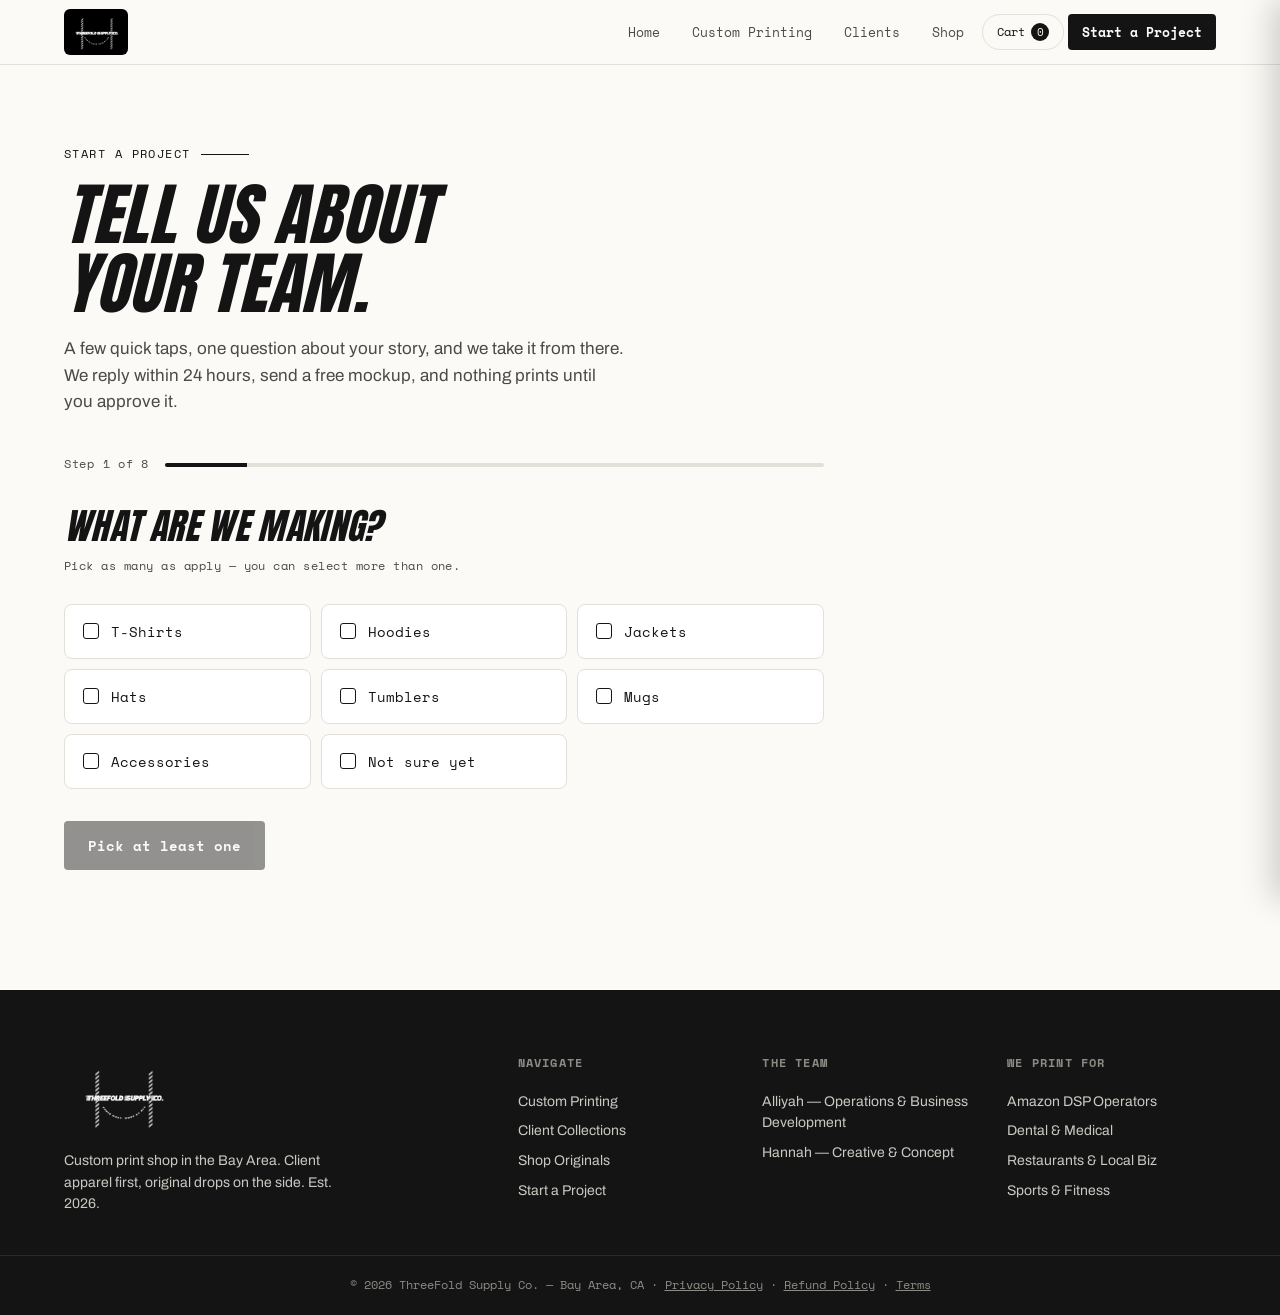
<file: start.html>
<!DOCTYPE html>
<html lang="en">
<head>
<meta charset="UTF-8">
<meta name="viewport" content="width=device-width, initial-scale=1.0">
<link rel="icon" href="/favicon.ico" sizes="any">
<link rel="icon" type="image/png" sizes="32x32" href="/favicon_32.png">
<link rel="icon" type="image/png" sizes="16x16" href="/favicon_16.png">
<link rel="apple-touch-icon" href="/favicon_180.png">
<title>Start a Project — ThreeFold Supply Co.</title>
<meta name="description" content="Tell us about your team and start a custom apparel project with ThreeFold. Free mockup, production only starts when you approve.">
<link rel="canonical" href="https://threefoldsupply.com/start">
<meta property="og:type" content="website">
<meta property="og:title" content="Start a Project — ThreeFold Supply Co.">
<meta property="og:description" content="Tell us about your team and start a custom apparel project with ThreeFold.">
<meta property="og:image" content="https://threefoldsupply.com/images/hero-main.png">
<meta property="og:url" content="https://threefoldsupply.com/start">
<meta name="twitter:card" content="summary_large_image">
<link rel="preconnect" href="https://fonts.googleapis.com">
<link rel="preconnect" href="https://fonts.gstatic.com" crossorigin>
<link href="https://fonts.googleapis.com/css2?family=Anton&family=Archivo:wght@400;500;600;700&family=Space+Mono:wght@400;700&display=swap" rel="stylesheet">
<link rel="stylesheet" href="css/site.css?v=20260821">
</head>
<body>

<nav>
  <div class="nav-inner">
    <a class="brand" href="index.html"><img src="images/brand/ThreeFold%20Logo.png" alt="ThreeFold Supply Co."></a>
    <div class="nav-links">
      <a href="index.html">Home</a>
      <a href="custom-printing.html">Custom Printing</a>
      <a href="clients.html">Clients</a>
      <a href="shop.html">Shop</a>
      <button type="button" id="cartBtn" class="cart-link" aria-label="Open cart">Cart <span id="cartCount" class="cart-count">0</span></button>
      <a href="start.html" class="nav-cta active">Start a Project</a>
    </div>
  </div>
</nav>

  <section>
    <div class="wrap">
      <div class="eyebrow">Start a Project</div>
      <h1 style="font-size:clamp(36px,5.5vw,68px)">Tell us about<br>your team.</h1>
      <p class="sub">A few quick taps, one question about your story, and we take it from there. We reply within 24 hours, send a free mockup, and nothing prints until you approve it.</p>

      <div class="tflow" id="tflow">
        <p style="display:none"><label>Do not fill this out: <input name="bot-field" id="bot-field" tabindex="-1" autocomplete="off"></label></p>
        <input type="hidden" name="apparel_types" id="apparel-types-input" value="">

        <div class="tprogress" id="tprogress">
          <span class="tprogress-label" id="tprogress-label">Step 1 of 7</span>
          <div class="tprogress-track"><div class="tprogress-fill" id="tprogress-fill"></div></div>
        </div>

        <!-- 1 · Apparel type (multi) -->
        <div class="tscreen" id="ts1" data-step="1">
          <h2 class="tq" tabindex="-1">What are we making?</h2>
          <p class="tq-hint">Pick as many as apply — you can select more than one.</p>
          <div class="topt-wrap" id="apparel-checks" role="group" aria-label="Apparel type — select all that apply">
            <button type="button" class="topt" data-multi="apparel" aria-pressed="false"><span class="tcheck"></span>T-Shirts</button>
            <button type="button" class="topt" data-multi="apparel" aria-pressed="false"><span class="tcheck"></span>Hoodies</button>
            <button type="button" class="topt" data-multi="apparel" aria-pressed="false"><span class="tcheck"></span>Jackets</button>
            <button type="button" class="topt" data-multi="apparel" aria-pressed="false"><span class="tcheck"></span>Hats</button>
            <button type="button" class="topt" data-multi="apparel" aria-pressed="false"><span class="tcheck"></span>Tumblers</button>
            <button type="button" class="topt" data-multi="apparel" aria-pressed="false"><span class="tcheck"></span>Mugs</button>
            <button type="button" class="topt" data-multi="apparel" aria-pressed="false"><span class="tcheck"></span>Accessories</button>
            <button type="button" class="topt" data-multi="apparel" aria-pressed="false"><span class="tcheck"></span>Not sure yet</button>
          </div>
          <p class="terr" id="terr1">Pick at least one — "Not sure yet" counts.</p>
          <div class="tnav">
            <button type="button" class="tback" data-back hidden>← Back</button>
            <button type="button" class="btn" id="ts1-continue" data-continue disabled>Pick at least one</button>
          </div>
        </div>

        <!-- 2 · Quantity (single) -->
        <div class="tscreen" id="ts2" data-step="2">
          <h2 class="tq" tabindex="-1">Roughly how many pieces?</h2>
          <p class="tq-hint">A ballpark is fine.</p>
          <div class="topt-wrap" role="radiogroup" aria-label="Quantity range" data-single="quantity">
            <button type="button" class="topt" role="radio" aria-checked="false">24–50 pieces</button>
            <button type="button" class="topt" role="radio" aria-checked="false">51–100 pieces</button>
            <button type="button" class="topt" role="radio" aria-checked="false">101–250 pieces</button>
            <button type="button" class="topt" role="radio" aria-checked="false">251–500 pieces</button>
            <button type="button" class="topt" role="radio" aria-checked="false">500+ pieces</button>
            <button type="button" class="topt" role="radio" aria-checked="false">Not sure yet</button>
          </div>
          <div class="tnav">
            <button type="button" class="tback" data-back>← Back</button>
          </div>
        </div>

        <!-- 3 · Audience (single) -->
        <div class="tscreen" id="ts3" data-step="3">
          <h2 class="tq" tabindex="-1">Who is the apparel for?</h2>
          <div class="topt-wrap" role="radiogroup" aria-label="Who is the apparel for" data-single="audience">
            <button type="button" class="topt" role="radio" aria-checked="false">Drivers / Delivery Team</button>
            <button type="button" class="topt" role="radio" aria-checked="false">Warehouse Staff</button>
            <button type="button" class="topt" role="radio" aria-checked="false">Office / Admin Team</button>
            <button type="button" class="topt" role="radio" aria-checked="false">All Employees</button>
            <button type="button" class="topt" role="radio" aria-checked="false">Client Gifts / Corporate</button>
            <button type="button" class="topt" role="radio" aria-checked="false">Event / Team</button>
            <button type="button" class="topt" role="radio" aria-checked="false">Customers / Public</button>
            <button type="button" class="topt" role="radio" aria-checked="false">Mixed</button>
          </div>
          <div class="tnav">
            <button type="button" class="tback" data-back>← Back</button>
          </div>
        </div>

        <!-- 4 · Timeline (single) -->
        <div class="tscreen" id="ts4" data-step="4">
          <h2 class="tq" tabindex="-1">When do you need it?</h2>
          <div class="topt-wrap" role="radiogroup" aria-label="Project timeline" data-single="timeline">
            <button type="button" class="topt" role="radio" aria-checked="false">Within 2 weeks</button>
            <button type="button" class="topt" role="radio" aria-checked="false">2–4 weeks</button>
            <button type="button" class="topt" role="radio" aria-checked="false">1–2 months</button>
            <button type="button" class="topt" role="radio" aria-checked="false">No hard deadline</button>
          </div>
          <div class="tnav">
            <button type="button" class="tback" data-back>← Back</button>
          </div>
        </div>

        <!-- 5 · Company type (single + reveals) -->
        <div class="tscreen" id="ts5" data-step="5">
          <h2 class="tq" tabindex="-1">What kind of company are you?</h2>
          <div class="topt-wrap" role="radiogroup" aria-label="Company type" data-single="companyType">
            <button type="button" class="topt" role="radio" aria-checked="false">Amazon DSP Operator</button>
            <button type="button" class="topt" role="radio" aria-checked="false">Dental / Medical Practice</button>
            <button type="button" class="topt" role="radio" aria-checked="false">Warehouse / Logistics</button>
            <button type="button" class="topt" role="radio" aria-checked="false">Gym / Fitness Studio</button>
            <button type="button" class="topt" role="radio" aria-checked="false">Sports Team</button>
            <button type="button" class="topt" role="radio" aria-checked="false">Local Small Business</button>
            <button type="button" class="topt" role="radio" aria-checked="false">Corporation / Enterprise</button>
            <button type="button" class="topt" role="radio" aria-checked="false">Contractor / Trades</button>
            <button type="button" class="topt" role="radio" aria-checked="false">Other</button>
          </div>
          <div class="treveal field" id="treveal-other">
            <label for="company-type-other">Tell us what you do <span class="req">*</span></label>
            <input type="text" id="company-type-other" placeholder="e.g. Coffee roaster, nonprofit, school club">
          </div>
          <div class="treveal field" id="treveal-station">
            <label for="station-code-input">Station Code / Location</label>
            <input type="text" id="station-code-input" name="station_code" placeholder="e.g. DSF7 — Bay Area">
            <div class="fhint">DSP operators: include your station code and we'll build it into the design.</div>
          </div>
          <p class="terr" id="terr5">Pick your company type — and if it's "Other", tell us what you do.</p>
          <div class="tnav">
            <button type="button" class="tback" data-back>← Back</button>
            <button type="button" class="btn" id="ts5-continue" data-continue hidden>Continue →</button>
          </div>
        </div>

        <!-- 6 · Meaning (textarea) -->
        <div class="tscreen" id="ts6" data-step="6">
          <h2 class="tq" tabindex="-1">What should this apparel represent?</h2>
          <p class="tq-hint">Team pride? A launch? Company culture? The only question we ask you to type — it drives the whole design.</p>
          <div class="field" style="margin-top:24px;max-width:640px">
            <textarea id="meaning-input" name="meaning" rows="5" placeholder="Tell us what this collection needs to say."></textarea>
          </div>
          <p class="terr" id="terr6">A sentence or two is all we need.</p>
          <div class="tnav">
            <button type="button" class="tback" data-back>← Back</button>
            <button type="button" class="btn" data-continue>Continue →</button>
          </div>
        </div>

        <!-- 7 · Contact method (single) -->
        <div class="tscreen" id="ts7" data-step="7">
          <h2 class="tq" tabindex="-1">How should we reach you?</h2>
          <div class="topt-wrap" role="radiogroup" aria-label="Preferred contact method" data-single="contactMethod">
            <button type="button" class="topt" role="radio" aria-checked="false">Email</button>
            <button type="button" class="topt" role="radio" aria-checked="false">Phone call</button>
            <button type="button" class="topt" role="radio" aria-checked="false">Virtual meeting</button>
          </div>
          <div class="tnav">
            <button type="button" class="tback" data-back>← Back</button>
          </div>
        </div>

        <!-- 8 · Contact + ack + submit -->
        <div class="tscreen" id="ts8" data-step="8">
          <h2 class="tq" tabindex="-1">Where do we send the mockup?</h2>
          <div class="form-grid" style="max-width:640px">
            <div class="field"><label for="company-name-input">Company Name <span class="req">*</span></label><input type="text" id="company-name-input" name="company_name" placeholder="Piranha Ops (POPS)" autocomplete="organization"></div>
            <div class="field"><label for="contact-name-input">Contact Name <span class="req">*</span></label><input type="text" id="contact-name-input" name="contact_name" placeholder="First and last name" autocomplete="name"></div>
            <div class="field"><label for="contact-email-input">Email <span class="req">*</span></label><input type="email" id="contact-email-input" name="contact_email" placeholder="you@company.com" autocomplete="email"></div>
            <div class="field"><label for="contact-phone-input">Phone <span class="req">*</span></label><input type="tel" id="contact-phone-input" name="contact_phone" placeholder="(415) 000-0000" autocomplete="tel"></div>
          </div>
          <div class="fsubmit-row">
            <label class="fsubmit-ack" id="fsubmit-ack-label">
              <input type="checkbox" id="fsubmit-ack-check">
              <span>I understand that all products are custom made specifically for my order. Once artwork is approved and production begins, orders cannot be canceled, returned, or refunded.</span>
            </label>
            <p class="fsubmit-ack-note">If there is an issue caused by a manufacturing defect or production error, contact us and we will make it right.</p>
            <p class="terr" id="terr8">Fill in the four contact fields so we can reach you.</p>
            <div class="tnav" style="margin-top:0">
              <button type="button" class="tback" data-back>← Back</button>
              <button type="button" class="btn btn-submit" id="fsubmit-btn" disabled>Submit Request →</button>
            </div>
            <p id="startError" class="form-note" style="display:none;color:#c0392b;margin-top:14px">Something went wrong sending your request. Please try again or email threefoldsupplycompany@gmail.com.</p>
          </div>
        </div>
      </div>

      <!-- 9 · Done -->
      <div class="form-success" id="form-success">
        <div class="form-success-check">✓</div>
        <h2 class="form-success-h">We Got You.</h2>
        <p class="form-success-body">Your project brief is in. We'll reach out within 24 hours to schedule your design consultation. Keep an eye on your inbox.</p>
        <div id="form-success-booking" style="display:none;margin-top:28px">
          <p class="form-success-body" style="margin-bottom:16px">Want to talk it through? Book your initial meeting below.</p>
          <a class="btn" href="https://cal.com/threefold-fwkchj/initial-meeting" target="_blank" rel="noopener">Book Initial Meeting →</a>
        </div>

        <div class="tsummary" id="tsummary" aria-label="What you told us"></div>

        <div class="tdetails" id="tdetails">
          <div class="fsec-title">Optional · Add design details</div>
          <p class="tdetails-sub">Skip this entirely if you want — your request is already in. But if you have a budget, a style, or a logo handy, it gives the first mockup a head start.</p>

          <div class="field"><label id="tdetails-budget-label">Budget Range</label>
            <div class="topt-wrap" role="radiogroup" aria-labelledby="tdetails-budget-label" data-single="budget" data-noadvance>
              <button type="button" class="topt" role="radio" aria-checked="false">Under $500</button>
              <button type="button" class="topt" role="radio" aria-checked="false">$500–$1,000</button>
              <button type="button" class="topt" role="radio" aria-checked="false">$1,000–$2,500</button>
              <button type="button" class="topt" role="radio" aria-checked="false">$2,500–$5,000</button>
              <button type="button" class="topt" role="radio" aria-checked="false">$5,000–$10,000</button>
              <button type="button" class="topt" role="radio" aria-checked="false">$10,000+</button>
              <button type="button" class="topt" role="radio" aria-checked="false">Flexible / unknown</button>
            </div>
          </div>

          <div class="field"><label id="tdetails-style-label">Style Direction</label>
            <div class="topt-wrap" role="radiogroup" aria-labelledby="tdetails-style-label" data-single="style" data-noadvance>
              <button type="button" class="topt" role="radio" aria-checked="false">Streetwear / Urban</button>
              <button type="button" class="topt" role="radio" aria-checked="false">Premium / Minimalist</button>
              <button type="button" class="topt" role="radio" aria-checked="false">Workwear / Uniform</button>
              <button type="button" class="topt" role="radio" aria-checked="false">Bold / Graphic</button>
              <button type="button" class="topt" role="radio" aria-checked="false">Classic / Corporate</button>
              <button type="button" class="topt" role="radio" aria-checked="false">Athletic / Sport</button>
              <button type="button" class="topt" role="radio" aria-checked="false">Open to your recommendation</button>
            </div>
          </div>

          <div class="field"><label for="colors-input">Color Preferences</label><input type="text" id="colors-input" name="colors" placeholder="Company colors, palette, or open to ideas"></div>
          <div class="field"><label for="notes-input">Notes, Inspiration, Additional Context</label><textarea id="notes-input" name="notes" rows="4" placeholder="Links, references, brands you admire, things you don't want, specific text."></textarea></div>

          <div class="field">
            <label>Logo, existing designs, or brand assets</label>
            <div class="ffile-area" id="ffile-area">
              <div class="ffile-icon">↑</div>
              <div class="ffile-text"><strong>Drop files or click to upload</strong><br>PNG, JPG, WEBP, SVG, PDF · Max 5 files · 10MB each</div>
              <input type="file" id="ffile-input" name="brand_assets" style="display:none" multiple accept=".png,.jpg,.jpeg,.webp,.svg,.pdf">
            </div>
            <div class="ffile-error-msg" id="ffile-error"></div>
            <div id="ffile-list" class="ffile-list"></div>
            <div class="fhint">For large brand kits, paste a Google Drive link in Notes above.</div>
          </div>

          <div class="tnav">
            <button type="button" class="btn" id="tdetails-save">Save Details →</button>
          </div>
          <p class="tdetails-saved" id="tdetails-saved">✓ Details saved and added to your request.</p>
          <p class="terr" id="tdetails-error">Couldn't save the extra details. Your request is still in — you can retry, or just reply with them when we reach out.</p>
        </div>
      </div>
    </div>
  </section>

<footer>
  <div class="footer-inner">
    <div>
      <div class="brand"><img src="images/brand/Logo%20(BG%20removed)%20(2).png" alt="ThreeFold Supply Co." style="height:84px;width:auto"></div>
      <p style="font-size:14px;max-width:280px">Custom print shop in the Bay Area. Client apparel first, original drops on the side. Est. 2026.</p>
    </div>
    <div>
      <h4>Navigate</h4>
      <ul>
        <li><a href="custom-printing.html">Custom Printing</a></li>
        <li><a href="clients.html">Client Collections</a></li>
        <li><a href="shop.html">Shop Originals</a></li>
        <li><a href="start.html">Start a Project</a></li>
      </ul>
    </div>
    <div>
      <h4>The Team</h4>
      <ul>
        <li>Alliyah — Operations &amp; Business Development</li>
        <li>Hannah — Creative &amp; Concept</li>
      </ul>
    </div>
    <div>
      <h4>We Print For</h4>
      <ul>
        <li>Amazon DSP Operators</li>
        <li>Dental &amp; Medical</li>
        <li>Restaurants &amp; Local Biz</li>
        <li>Sports &amp; Fitness</li>
      </ul>
    </div>
  </div>
  <div class="footer-bottom">© 2026 ThreeFold Supply Co. — Bay Area, CA · <a href="privacy.html">Privacy Policy</a> · <a href="refunds.html">Refund Policy</a> · <a href="terms.html">Terms</a></div>
</footer>

<script>
// ThreeFold tap-through intake → HQ CRM (/api/public-lead). The lead is created when the
// contact screen submits (step 7); the post-submit "design details" block PATCHes that
// same lead. Files upload to Supabase Storage (public anon key + intake-files bucket).
(function () {
  var flow = document.getElementById("tflow");
  if (!flow) return;
  var successBox = document.getElementById("form-success");
  var errEl = document.getElementById("startError");
  // Same origin trick as checkout: local previews talk to a local HQ dev server.
  var HQ_BASE = /^(localhost|127\.0\.0\.1)$/.test(location.hostname) ? "http://localhost:3000" : "https://hq.threefoldsupply.com";

  var TOTAL_STEPS = 8;
  var AUTO_ADVANCE_MS = 180;
  var state = { quantity: "", audience: "", timeline: "", companyType: "", contactMethod: "", budget: "", style: "", leadId: "" };
  var current = 1;

  // ── Navigation
  var screens = Array.prototype.slice.call(flow.querySelectorAll(".tscreen"));
  var progLabel = document.getElementById("tprogress-label"), progFill = document.getElementById("tprogress-fill");
  function goTo(step) {
    current = step;
    screens.forEach(function (s) { s.classList.toggle("active", Number(s.getAttribute("data-step")) === step); });
    progLabel.textContent = "Step " + step + " of " + TOTAL_STEPS;
    progFill.style.width = (step / TOTAL_STEPS) * 100 + "%";
    var active = flow.querySelector(".tscreen.active .tq");
    if (active) active.focus({ preventScroll: true });
    flow.scrollIntoView({ behavior: "smooth", block: "start" });
  }
  flow.querySelectorAll("[data-back]").forEach(function (b) {
    b.addEventListener("click", function () { if (current > 1) goTo(current - 1); });
  });
  function setErr(id, on) { var el = document.getElementById(id); if (el) el.classList.toggle("show", !!on); }

  // ── Multi-select (apparel) → hidden apparel_types
  var apparelInput = document.getElementById("apparel-types-input");
  function updateApparelInput() {
    apparelInput.value = Array.prototype.slice.call(flow.querySelectorAll('[data-multi="apparel"].sel'))
      .map(function (b) { return b.textContent.trim(); }).join(", ");
  }
  var ts1Continue = document.getElementById("ts1-continue");
  function syncApparelContinue() {
    var picked = !!apparelInput.value;
    ts1Continue.disabled = !picked;
    ts1Continue.textContent = picked ? "Continue →" : "Pick at least one";
  }
  flow.querySelectorAll('[data-multi="apparel"]').forEach(function (btn) {
    btn.addEventListener("click", function () {
      btn.classList.toggle("sel");
      btn.setAttribute("aria-pressed", String(btn.classList.contains("sel")));
      updateApparelInput();
      syncApparelContinue();
      if (apparelInput.value) setErr("terr1", false);
    });
  });

  // ── Single-select groups (main flow + optional block share this)
  var revealOther = document.getElementById("treveal-other"), revealStation = document.getElementById("treveal-station");
  var otherInput = document.getElementById("company-type-other"), stationInput = document.getElementById("station-code-input");
  var ts5Continue = document.getElementById("ts5-continue");
  function companyNeedsReveal() {
    return state.companyType === "Other" || state.companyType === "Amazon DSP Operator";
  }
  function syncCompanyReveals() {
    var isOther = state.companyType === "Other", isDsp = state.companyType === "Amazon DSP Operator";
    revealOther.classList.toggle("show", isOther);
    revealStation.classList.toggle("show", isDsp);
    ts5Continue.hidden = !(isOther || isDsp);
    if (isOther) otherInput.focus();
    else if (isDsp) stationInput.focus();
  }
  document.querySelectorAll("[data-single]").forEach(function (group) {
    var key = group.getAttribute("data-single");
    var autoKey = !group.hasAttribute("data-noadvance") && (key === "quantity" || key === "audience" || key === "timeline" || key === "contactMethod" || key === "companyType");
    group.querySelectorAll(".topt").forEach(function (btn) {
      btn.addEventListener("click", function () {
        group.querySelectorAll(".topt").forEach(function (b) { b.classList.remove("sel"); b.setAttribute("aria-checked", "false"); });
        btn.classList.add("sel");
        btn.setAttribute("aria-checked", "true");
        state[key] = btn.textContent.trim();
        if (key === "companyType") { setErr("terr5", false); syncCompanyReveals(); }
        // Company type stays put when the choice reveals an input (Other / DSP station).
        var advance = autoKey && !(key === "companyType" && companyNeedsReveal());
        // Guard against a second tap landing before the advance fires (would skip a screen,
        // or advance past a reveal the second tap just opened).
        if (advance) {
          var from = current;
          setTimeout(function () {
            if (current === from && !(key === "companyType" && companyNeedsReveal())) goTo(from + 1);
          }, AUTO_ADVANCE_MS);
        }
      });
    });
  });

  // ── Continue buttons with per-screen validation
  function validateStep(step) {
    if (step === 1) { updateApparelInput(); var ok = !!apparelInput.value.trim(); setErr("terr1", !ok); return ok; }
    if (step === 5) {
      var ok5 = !!state.companyType && (state.companyType !== "Other" || !!otherInput.value.trim());
      setErr("terr5", !ok5); return ok5;
    }
    if (step === 6) { var ok6 = !!document.getElementById("meaning-input").value.trim(); setErr("terr6", !ok6); return ok6; }
    return true;
  }
  flow.querySelectorAll("[data-continue]").forEach(function (b) {
    b.addEventListener("click", function () { if (validateStep(current)) goTo(current + 1); });
  });

  // ── Phone auto-format
  var phone = document.getElementById("contact-phone-input");
  phone.addEventListener("input", function () {
    var d = this.value.replace(/\D/g, "").slice(0, 10);
    this.value = d.length < 4 ? d : d.length < 7 ? "(" + d.slice(0, 3) + ") " + d.slice(3) : "(" + d.slice(0, 3) + ") " + d.slice(3, 6) + "-" + d.slice(6);
  });

  // ── Acknowledgement enables submit
  var ack = document.getElementById("fsubmit-ack-check"), submitBtn = document.getElementById("fsubmit-btn");
  ack.addEventListener("change", function () { submitBtn.disabled = !ack.checked; });

  // ── Submit (end of step 7) → POST creates the lead
  function fieldValue(id) { return document.getElementById(id).value.trim(); }
  function companyTypeValue() { return state.companyType === "Other" ? otherInput.value.trim() : state.companyType; }
  function buildPayload() {
    return {
      "bot-field": document.getElementById("bot-field").value,
      apparel_types: apparelInput.value,
      quantity: state.quantity,
      audience: state.audience,
      project_timeline: state.timeline,
      company_type: companyTypeValue(),
      contact_method: state.contactMethod,
      station_code: state.companyType === "Amazon DSP Operator" ? fieldValue("station-code-input") : "",
      meaning: fieldValue("meaning-input"),
      company_name: fieldValue("company-name-input"),
      contact_name: fieldValue("contact-name-input"),
      contact_email: fieldValue("contact-email-input"),
      contact_phone: fieldValue("contact-phone-input"),
      questionnaire_files: [],
      lead_source: "website / start a project",
    };
  }
  function buildSummary() {
    var rows = [
      ["Apparel", apparelInput.value],
      ["Quantity", state.quantity],
      ["For", state.audience],
      ["Timeline", state.timeline],
      ["Company", fieldValue("company-name-input") + " · " + companyTypeValue()],
      ["Station", state.companyType === "Amazon DSP Operator" ? fieldValue("station-code-input") : ""],
      ["Contact", fieldValue("contact-name-input") + " · " + fieldValue("contact-email-input") + " · " + fieldValue("contact-phone-input")],
      ["Reach via", state.contactMethod],
    ];
    var box = document.getElementById("tsummary");
    box.innerHTML = "";
    rows.forEach(function (r) {
      if (!r[1] || !r[1].replace(/[·\s]/g, "")) return;
      var row = document.createElement("div"); row.className = "tsummary-row";
      var k = document.createElement("span"); k.className = "k"; k.textContent = r[0];
      var v = document.createElement("span"); v.className = "v"; v.textContent = r[1];
      row.appendChild(k); row.appendChild(v); box.appendChild(row);
    });
  }

  var submitting = false;
  submitBtn.addEventListener("click", async function () {
    if (submitting) return;
    errEl.style.display = "none";
    var required = ["company-name-input", "contact-name-input", "contact-email-input", "contact-phone-input"];
    var ok = true;
    required.forEach(function (id) {
      var el = document.getElementById(id);
      el.style.borderColor = "";
      if (!el.value.trim()) { el.style.borderColor = "#c0392b"; ok = false; }
    });
    var email = document.getElementById("contact-email-input");
    if (email.value.trim() && !/^\S+@\S+\.\S+$/.test(email.value.trim())) { email.style.borderColor = "#c0392b"; ok = false; }
    setErr("terr8", !ok);
    if (!ok || !ack.checked) return;
    submitting = true;
    submitBtn.disabled = true;
    submitBtn.textContent = "Sending…";
    try {
      var res = await fetch(HQ_BASE + "/api/public-lead", { method: "POST", headers: { "Content-Type": "application/json" }, body: JSON.stringify(buildPayload()) });
      if (!res.ok) throw new Error("HQ submission failed: " + res.status);
      var out = await res.json();
      state.leadId = out && out.id ? out.id : "";
      buildSummary();
      document.getElementById("form-success-booking").style.display = state.contactMethod === "Virtual meeting" ? "block" : "none";
      // No lead id back (e.g. honeypot fake success) → nothing to patch, hide the block.
      document.getElementById("tdetails").style.display = state.leadId ? "" : "none";
      flow.style.display = "none";
      successBox.classList.add("show");
      successBox.scrollIntoView({ behavior: "smooth", block: "start" });
    } catch (err) {
      console.error("[startForm]", err);
      errEl.style.display = "block";
      submitBtn.disabled = !ack.checked;
    } finally {
      submitBtn.textContent = "Submit Request →";
      submitting = false;
    }
  });

  // ── File upload (Supabase Storage — public anon key, client-side by design)
  var SB_URL = "https://frfpmsjfjsiffkuhgvri.supabase.co";
  var SB_KEY = "eyJhbGciOiJIUzI1NiIsInR5cCI6IkpXVCJ9.eyJpc3MiOiJzdXBhYmFzZSIsInJlZiI6ImZyZnBtc2pmanNpZmZrdWhndnJpIiwicm9sZSI6ImFub24iLCJpYXQiOjE3Nzg3MTE0NzUsImV4cCI6MjA5NDI4NzQ3NX0._3ZGiixXAvQruOzUE5G1CtfT3_yQh8VQmQsEJ8PUrL4";
  var SB_BUCKET = "intake-files";
  function sbCategory(m) { if (m === "image/svg+xml") return "logo"; if (m === "application/pdf") return "pdf"; return "inspiration"; }
  async function uploadFilesToStorage(files) {
    if (!files.length) return { succeeded: [], failedCount: 0 };
    var folder = "questionnaire/" + Date.now() + "-" + Math.random().toString(36).slice(2, 8);
    var results = await Promise.allSettled(files.map(async function (f) {
      var path = folder + "/" + f.name.replace(/\s+/g, "_");
      var res = await fetch(SB_URL + "/storage/v1/object/" + SB_BUCKET + "/" + path, {
        method: "POST",
        headers: { Authorization: "Bearer " + SB_KEY, "Content-Type": f.type || "application/octet-stream", "x-upsert": "false" },
        body: f,
      });
      if (!res.ok) { throw new Error('"' + f.name + '": ' + (await res.text())); }
      return { id: Math.random().toString(36).slice(2) + Math.random().toString(36).slice(2), name: f.name, path: path, size: f.size, mime_type: f.type, category: sbCategory(f.type), visible_to_client: true, uploaded_at: new Date().toISOString() };
    }));
    var succeeded = [], failedCount = 0;
    results.forEach(function (r) { if (r.status === "fulfilled") succeeded.push(r.value); else { failedCount++; console.warn("File upload failed:", r.reason && r.reason.message); } });
    return { succeeded: succeeded, failedCount: failedCount };
  }

  var farea = document.getElementById("ffile-area"), finput = document.getElementById("ffile-input");
  var flist = document.getElementById("ffile-list"), ferror = document.getElementById("ffile-error");
  var ALLOWED = [".png", ".jpg", ".jpeg", ".webp", ".svg", ".pdf"], MAX_FILES = 5, MAX_BYTES = 10 * 1024 * 1024;
  var stagedFiles = [];
  function fmtSize(b) { if (b < 1024) return b + " B"; if (b < 1048576) return (b / 1024).toFixed(1) + " KB"; return (b / 1048576).toFixed(1) + " MB"; }
  function validateFiles(files) {
    if (files.length > MAX_FILES) return "Maximum " + MAX_FILES + " files. You selected " + files.length + ".";
    for (var i = 0; i < files.length; i++) {
      var f = files[i], ext = "." + f.name.split(".").pop().toLowerCase();
      if (ALLOWED.indexOf(ext) < 0) return '"' + f.name + '" is not an accepted type. Use PNG, JPG, WEBP, SVG, or PDF.';
      if (f.size > MAX_BYTES) return '"' + f.name + '" is too large (' + fmtSize(f.size) + "). Max 10MB.";
    }
    return null;
  }
  function setFileError(msg) { if (msg) { ferror.textContent = msg; ferror.classList.add("show"); farea.classList.add("error"); } else { ferror.classList.remove("show"); farea.classList.remove("error"); } }
  function syncInput() { try { var dt = new DataTransfer(); stagedFiles.forEach(function (f) { dt.items.add(f); }); finput.files = dt.files; } catch (e) {} }
  function renderList() {
    flist.innerHTML = "";
    stagedFiles.forEach(function (f, i) {
      var row = document.createElement("div"); row.className = "ffile-list-item";
      row.innerHTML = '<span class="ffile-list-name"></span><span class="ffile-list-size"></span><button type="button" class="ffile-list-remove" aria-label="Remove">×</button>';
      row.querySelector(".ffile-list-name").textContent = f.name;
      row.querySelector(".ffile-list-size").textContent = fmtSize(f.size);
      row.querySelector(".ffile-list-remove").addEventListener("click", function () { stagedFiles.splice(i, 1); syncInput(); setFileError(null); renderList(); });
      flist.appendChild(row);
    });
  }
  function addFiles(nf) { var c = stagedFiles.concat(Array.prototype.slice.call(nf)); var err = validateFiles(c); if (err) { setFileError(err); return; } setFileError(null); stagedFiles = c; syncInput(); renderList(); }
  farea.addEventListener("click", function () { finput.click(); });
  farea.addEventListener("dragover", function (e) { e.preventDefault(); farea.style.borderColor = "var(--ink)"; });
  farea.addEventListener("dragleave", function () { farea.style.borderColor = ""; });
  farea.addEventListener("drop", function (e) { e.preventDefault(); farea.style.borderColor = ""; if (e.dataTransfer.files.length) addFiles(e.dataTransfer.files); });
  finput.addEventListener("change", function () { if (finput.files.length) addFiles(finput.files); finput.value = ""; });

  // ── Optional details (post-submit) → PATCH the same lead, never a second POST
  var saveBtn = document.getElementById("tdetails-save"), savedMsg = document.getElementById("tdetails-saved");
  var saving = false;
  saveBtn.addEventListener("click", async function () {
    if (saving || !state.leadId) return;
    saving = true;
    setErr("tdetails-error", false);
    savedMsg.classList.remove("show");
    saveBtn.disabled = true;
    var origText = saveBtn.textContent;
    try {
      var uploaded = [];
      if (stagedFiles.length) {
        saveBtn.textContent = "Uploading files…";
        var up = await uploadFilesToStorage(stagedFiles);
        if (up.failedCount > 0) { setFileError(up.failedCount + " file(s) failed to upload. Check your connection or remove them, then retry."); return; }
        uploaded = up.succeeded;
      }
      saveBtn.textContent = "Saving…";
      var res = await fetch(HQ_BASE + "/api/public-lead", {
        method: "PATCH",
        headers: { "Content-Type": "application/json" },
        body: JSON.stringify({
          "bot-field": document.getElementById("bot-field").value,
          id: state.leadId,
          budget: state.budget,
          style: state.style,
          colors: fieldValue("colors-input"),
          notes: fieldValue("notes-input"),
          questionnaire_files: uploaded,
        }),
      });
      if (!res.ok) throw new Error("HQ patch failed: " + res.status);
      stagedFiles = []; syncInput(); renderList();
      savedMsg.classList.add("show");
    } catch (err) {
      console.error("[startDetails]", err);
      setErr("tdetails-error", true);
    } finally {
      saveBtn.textContent = origText;
      saveBtn.disabled = false;
      saving = false;
    }
  });

  goTo(1);
})();
</script>
<script src="js/cart.js?v=20260821" defer></script>
</body>
</html>
</file>
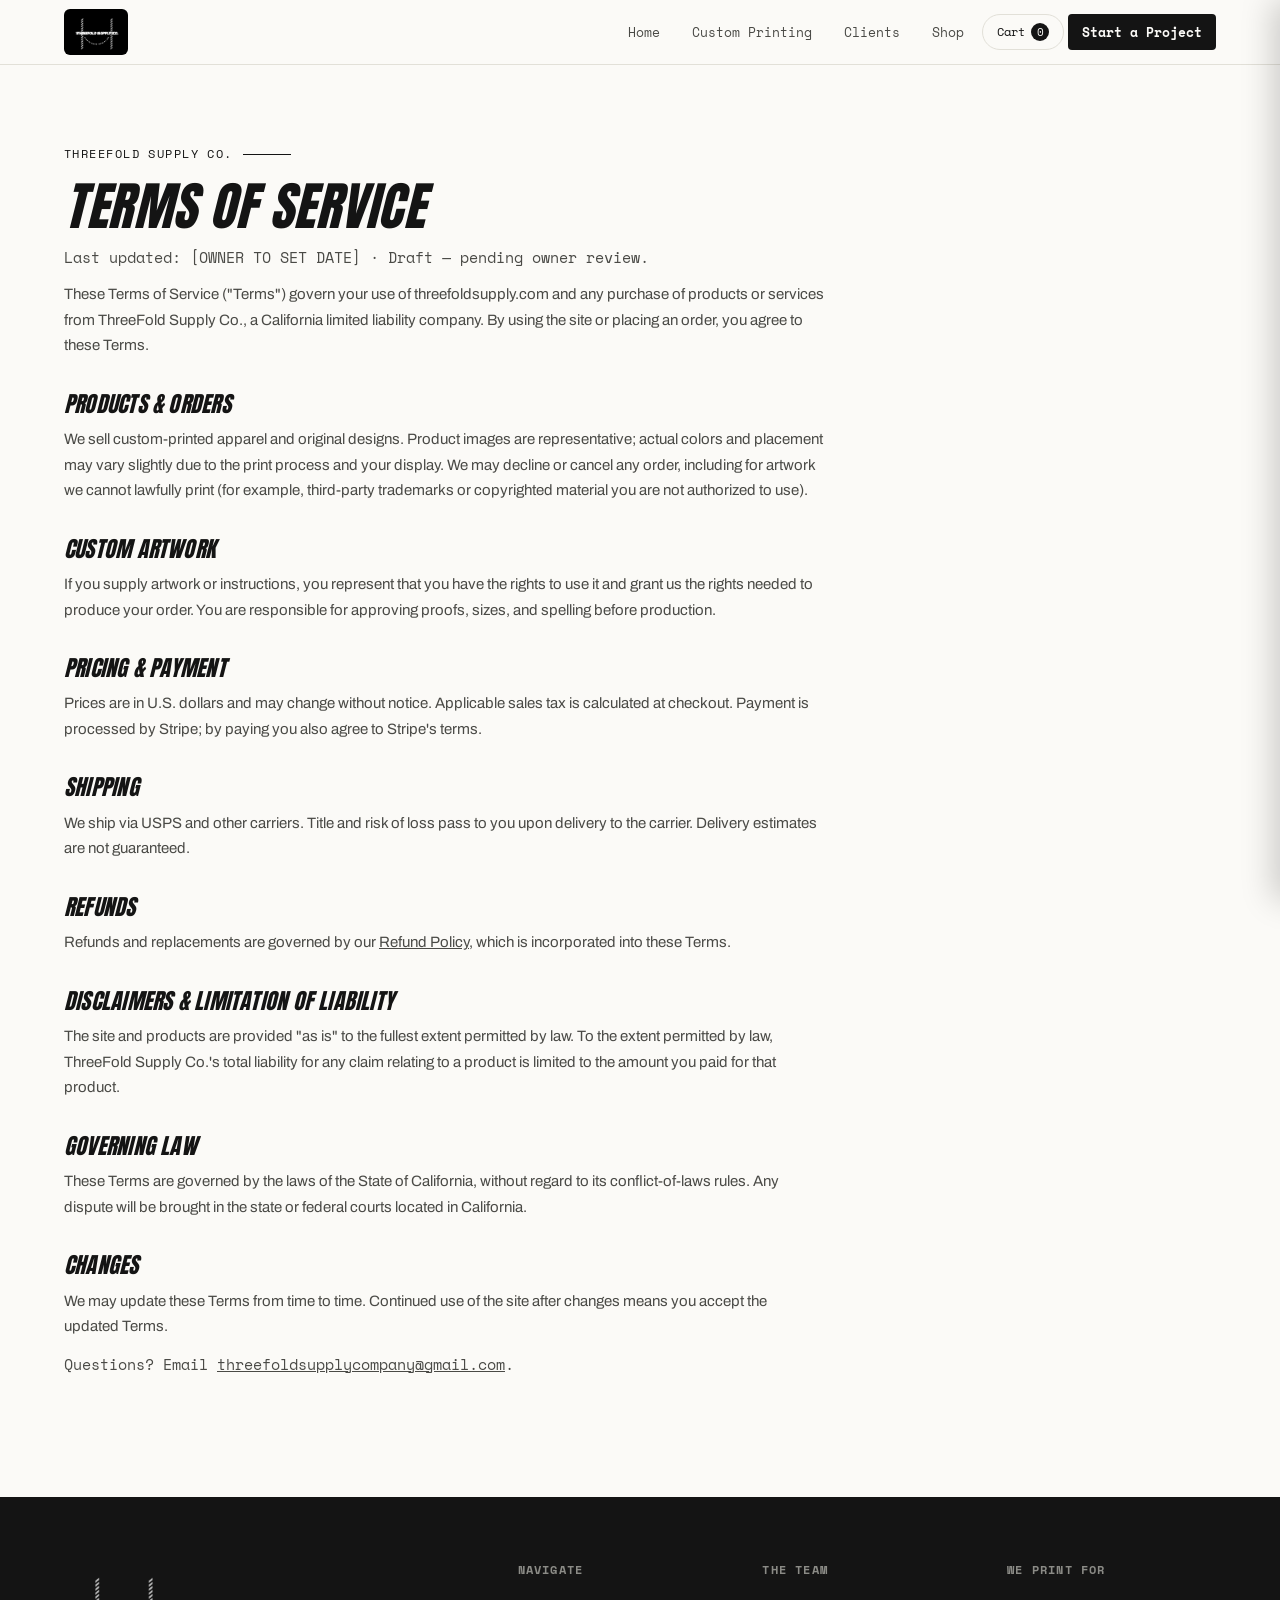
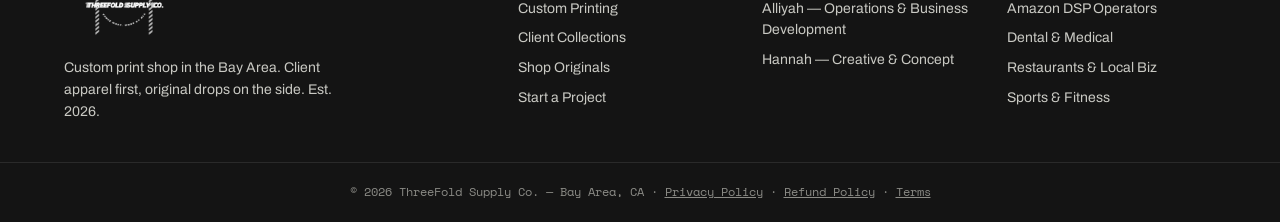
<file: terms.html>
<!-- DRAFT: requires owner review before launch -->
<!DOCTYPE html>
<html lang="en">
<head>
<meta charset="UTF-8">
<meta name="viewport" content="width=device-width, initial-scale=1.0">
<link rel="icon" href="/favicon.ico" sizes="any">
<link rel="icon" type="image/png" sizes="32x32" href="/favicon_32.png">
<link rel="icon" type="image/png" sizes="16x16" href="/favicon_16.png">
<link rel="apple-touch-icon" href="/favicon_180.png">
<title>Terms of Service — ThreeFold Supply Co.</title>
<meta name="description" content="Terms of Service for ThreeFold Supply Co. Governed by California law.">
<link rel="preconnect" href="https://fonts.googleapis.com">
<link rel="preconnect" href="https://fonts.gstatic.com" crossorigin>
<link href="https://fonts.googleapis.com/css2?family=Anton&family=Archivo:wght@400;500;600;700&family=Space+Mono:wght@400;700&display=swap" rel="stylesheet">
<link rel="stylesheet" href="css/site.css?v=20260821">
</head>
<body>
<nav>
  <div class="nav-inner">
    <a class="brand" href="index.html"><img src="images/brand/ThreeFold%20Logo.png" alt="ThreeFold Supply Co."></a>
    <div class="nav-links">
      <a href="index.html">Home</a>
      <a href="custom-printing.html">Custom Printing</a>
      <a href="clients.html">Clients</a>
      <a href="shop.html">Shop</a>
      <button type="button" id="cartBtn" class="cart-link" aria-label="Open cart">Cart <span id="cartCount" class="cart-count">0</span></button>
      <a href="start.html" class="nav-cta">Start a Project</a>
    </div>
  </div>
</nav>

  <section>
    <div class="wrap">
      <div class="legal">
        <div class="eyebrow">ThreeFold Supply Co.</div>
        <h1 style="font-size:clamp(32px,4.5vw,52px)">Terms of Service</h1>
        <p class="legal-updated">Last updated: [OWNER TO SET DATE] · Draft — pending owner review.</p>
        <p>These Terms of Service ("Terms") govern your use of threefoldsupply.com and any purchase of products or services from ThreeFold Supply Co., a California limited liability company. By using the site or placing an order, you agree to these Terms.</p>

        <h2>Products &amp; orders</h2>
        <p>We sell custom-printed apparel and original designs. Product images are representative; actual colors and placement may vary slightly due to the print process and your display. We may decline or cancel any order, including for artwork we cannot lawfully print (for example, third-party trademarks or copyrighted material you are not authorized to use).</p>

        <h2>Custom artwork</h2>
        <p>If you supply artwork or instructions, you represent that you have the rights to use it and grant us the rights needed to produce your order. You are responsible for approving proofs, sizes, and spelling before production.</p>

        <h2>Pricing &amp; payment</h2>
        <p>Prices are in U.S. dollars and may change without notice. Applicable sales tax is calculated at checkout. Payment is processed by Stripe; by paying you also agree to Stripe's terms.</p>

        <h2>Shipping</h2>
        <p>We ship via USPS and other carriers. Title and risk of loss pass to you upon delivery to the carrier. Delivery estimates are not guaranteed.</p>

        <h2>Refunds</h2>
        <p>Refunds and replacements are governed by our <a href="refunds.html">Refund Policy</a>, which is incorporated into these Terms.</p>

        <h2>Disclaimers &amp; limitation of liability</h2>
        <p>The site and products are provided "as is" to the fullest extent permitted by law. To the extent permitted by law, ThreeFold Supply Co.'s total liability for any claim relating to a product is limited to the amount you paid for that product.</p>

        <h2>Governing law</h2>
        <p>These Terms are governed by the laws of the State of California, without regard to its conflict-of-laws rules. Any dispute will be brought in the state or federal courts located in California.</p>

        <h2>Changes</h2>
        <p>We may update these Terms from time to time. Continued use of the site after changes means you accept the updated Terms.</p>
        <p class="legal-updated">Questions? Email <a href="mailto:threefoldsupplycompany@gmail.com">threefoldsupplycompany@gmail.com</a>.</p>
      </div>
    </div>
  </section>

<footer>
  <div class="footer-inner">
    <div>
      <div class="brand"><img src="images/brand/Logo%20(BG%20removed)%20(2).png" alt="ThreeFold Supply Co." style="height:84px;width:auto"></div>
      <p style="font-size:14px;max-width:280px">Custom print shop in the Bay Area. Client apparel first, original drops on the side. Est. 2026.</p>
    </div>
    <div>
      <h4>Navigate</h4>
      <ul>
        <li><a href="custom-printing.html">Custom Printing</a></li>
        <li><a href="clients.html">Client Collections</a></li>
        <li><a href="shop.html">Shop Originals</a></li>
        <li><a href="start.html">Start a Project</a></li>
      </ul>
    </div>
    <div>
      <h4>The Team</h4>
      <ul>
        <li>Alliyah — Operations &amp; Business Development</li>
        <li>Hannah — Creative &amp; Concept</li>
      </ul>
    </div>
    <div>
      <h4>We Print For</h4>
      <ul>
        <li>Amazon DSP Operators</li>
        <li>Dental &amp; Medical</li>
        <li>Restaurants &amp; Local Biz</li>
        <li>Sports &amp; Fitness</li>
      </ul>
    </div>
  </div>
  <div class="footer-bottom">© 2026 ThreeFold Supply Co. — Bay Area, CA · <a href="privacy.html">Privacy Policy</a> · <a href="refunds.html">Refund Policy</a> · <a href="terms.html">Terms</a></div>
</footer>

<script src="js/cart.js?v=20260821" defer></script>
</body>
</html>
</file>
<file: css/site.css>
:root{
  --paper:#FBFAF7;
  --ink:#141414;
  --ink-soft:#4A4A46;
  --line:#E2E0D8;
  --accent:#141414;
  --cyan:#00A8C6;
  --yellow:#F2C200;
  --display:'Anton', sans-serif;
  --body:'Archivo', sans-serif;
  --mono:'Space Mono', monospace;
}
*{margin:0;padding:0;box-sizing:border-box}
html{scroll-behavior:smooth}
body{background:var(--paper);color:var(--ink);font-family:var(--body);font-size:16px;line-height:1.55;-webkit-font-smoothing:antialiased}
img{max-width:100%;display:block}
a{color:inherit;text-decoration:none}
button{font-family:inherit;cursor:pointer}

/* ---------- threefold mark: three folds, one brand ---------- */
.regmark{display:inline-flex;flex-direction:column;gap:3px;align-items:flex-start}
.regmark span{height:4px;border-radius:1px;display:inline-block;background:currentColor}
.regmark .c{width:20px}
.regmark .m{width:14px;background:var(--accent)}
.regmark .y{width:20px}
.regmark .k{display:none}

/* ---------- nav ---------- */
nav{position:sticky;top:0;z-index:50;background:var(--paper);border-bottom:1px solid var(--line)}
.nav-inner{max-width:1200px;margin:0 auto;padding:0 24px;height:64px;display:flex;align-items:center;justify-content:space-between}
.brand{display:flex;align-items:center;gap:10px;font-family:var(--display);font-style:italic;font-size:20px;letter-spacing:.5px;text-transform:uppercase}
.brand img{height:46px;width:auto;display:block;border-radius:6px}
footer .brand img{height:84px;border-radius:0}
.nav-links{display:flex;gap:4px;align-items:center}
.nav-links a{background:none;border:none;font-family:var(--mono);font-size:13px;padding:8px 14px;color:var(--ink-soft);border-radius:4px;transition:.15s}
.nav-links a:hover{color:var(--ink);background:#F0EEE7}
.nav-links a.active{color:var(--ink);background:#F0EEE7;font-weight:700}
.nav-cta{background:var(--ink)!important;color:var(--paper)!important;font-weight:700}
.nav-cta:hover{background:#3A3A3A!important}
@media(max-width:760px){.nav-links a:not(.nav-cta){padding:8px 8px;font-size:11px}}

/* ---------- page switching ---------- */
@keyframes fadein{from{opacity:0;transform:translateY(6px)}to{opacity:1;transform:none}}

/* ---------- shared ---------- */
.wrap{max-width:1200px;margin:0 auto;padding:0 24px}
.eyebrow{font-family:var(--mono);font-size:12px;letter-spacing:.12em;text-transform:uppercase;color:var(--accent);display:flex;align-items:center;gap:10px;margin-bottom:16px}
.eyebrow::after{content:"";height:1px;width:48px;background:var(--accent);display:inline-block}
h1,h2,h3{font-family:var(--display);font-style:italic;text-transform:uppercase;line-height:1.02;letter-spacing:.01em;font-weight:400}
h1{font-size:clamp(44px,7.5vw,92px)}
h2{font-size:clamp(30px,4.5vw,54px)}
h3{font-size:22px}
.sub{color:var(--ink-soft);font-size:17px;max-width:560px;margin-top:18px}
section{padding:80px 0}
.section-line{border-top:1px solid var(--line)}
.btn{display:inline-flex;align-items:center;gap:8px;background:var(--ink);color:var(--paper);font-family:var(--mono);font-size:14px;font-weight:700;padding:14px 24px;border:none;border-radius:4px;transition:.15s}
.btn:hover{background:#3A3A3A;transform:translateY(-1px)}
.btn.ghost{background:transparent;color:var(--ink);border:1.5px solid var(--ink)}
.btn.ghost:hover{background:var(--ink);color:var(--paper);transform:translateY(-1px)}
.spec{font-family:var(--mono);font-size:12px;color:var(--ink-soft);letter-spacing:.06em}

/* image placeholder handling */
.ph{background:repeating-linear-gradient(45deg,#F0EEE7,#F0EEE7 10px,#E9E7DE 10px,#E9E7DE 20px);display:flex;align-items:center;justify-content:center;text-align:center;color:var(--ink-soft);font-family:var(--mono);font-size:12px;padding:16px;line-height:1.5}
.imgbox{border:1px solid var(--line);border-radius:6px;overflow:hidden;background:#fff}
.imgbox img{width:100%;height:100%;object-fit:cover}

/* ---------- hero ---------- */
.hero{padding:84px 0 72px;position:relative;overflow:hidden}
.hero-grid{display:grid;grid-template-columns:1fr;gap:52px}
@media(max-width:900px){.hero-grid{grid-template-columns:1fr}}
.hero h1 .accent{color:var(--accent)}
.hero-marks{position:absolute;top:24px;right:24px}
.hero-badges{display:flex;gap:10px;flex-wrap:wrap;margin-top:28px}
.badge{font-family:var(--mono);font-size:12px;border:1px solid var(--line);background:#fff;padding:7px 12px;border-radius:99px;color:var(--ink-soft)}
.hero-ctas{display:flex;gap:14px;margin-top:32px;flex-wrap:wrap}
.hero-visual{position:relative;width:100%}
.hero-visual .imgbox{width:100%;aspect-ratio:1717/916}
.hero-visual .imgbox img{width:100%;height:100%;object-fit:cover}
.gangsheet-label{position:absolute;background:var(--ink);color:var(--paper);font-family:var(--mono);font-size:11px;padding:6px 10px;border-radius:3px;white-space:nowrap;width:max-content}

/* ---------- services ---------- */
.svc-grid{display:grid;grid-template-columns:repeat(3,1fr);gap:20px;margin-top:44px}
@media(max-width:860px){.svc-grid{grid-template-columns:1fr}}
.svc{border:1px solid var(--line);background:#fff;border-radius:8px;padding:28px;display:flex;flex-direction:column;gap:12px;transition:.15s;position:relative}
.svc:hover{border-color:var(--ink);transform:translateY(-3px)}
.svc .spec{color:var(--accent)}
.svc p{color:var(--ink-soft);font-size:15px}
.svc ul{list-style:none;margin-top:6px}
.svc li{font-size:14px;color:var(--ink-soft);padding:6px 0;border-top:1px dashed var(--line)}
.svc li::before{content:"→ ";color:var(--accent)}

/* ---------- split banner (shop teaser) ---------- */
.split{display:grid;grid-template-columns:1fr 1fr;gap:0;border:1px solid var(--line);border-radius:10px;overflow:hidden;background:#fff}
@media(max-width:860px){.split{grid-template-columns:1fr}}
.split-copy{padding:48px;display:flex;flex-direction:column;justify-content:center;gap:16px}
.split-visual{background:var(--ink);min-height:320px;display:flex;align-items:center;justify-content:center;position:relative}
.split-visual .ph{background:repeating-linear-gradient(45deg,#1d1d1d,#1d1d1d 10px,#242424 10px,#242424 20px);color:#8b8b86}

/* ---------- work ---------- */
.work-grid{display:grid;grid-template-columns:repeat(3,1fr);gap:20px;margin-top:44px}
@media(max-width:860px){.work-grid{grid-template-columns:1fr}}
.work-card{border:1px solid var(--line);background:#fff;border-radius:8px;overflow:hidden;transition:.15s;cursor:pointer}
.work-card:hover{border-color:var(--ink);transform:translateY(-3px)}
.work-card .imgbox{border:none;border-radius:0;aspect-ratio:1;border-bottom:1px solid var(--line)}
.work-meta{padding:18px 20px}
.work-meta h3{font-size:19px;margin-bottom:2px}
.work-detail{margin-top:36px;border:1px solid var(--line);border-radius:10px;background:#fff;padding:36px;display:none}
.work-detail.open{display:block;animation:fadein .2s ease}
.work-detail-head{display:flex;justify-content:space-between;align-items:flex-start;gap:16px;flex-wrap:wrap}
.work-detail-imgs{display:grid;grid-template-columns:repeat(auto-fit,minmax(220px,1fr));gap:16px;margin-top:24px}
.work-detail-imgs .imgbox{aspect-ratio:1}
.work-why{margin-top:22px;padding:18px 20px;background:var(--paper);border-left:3px solid var(--accent);border-radius:0 6px 6px 0;color:var(--ink-soft);font-size:15px}
.close-x{background:none;border:1px solid var(--line);border-radius:4px;font-family:var(--mono);font-size:12px;padding:8px 12px}
.close-x:hover{border-color:var(--ink)}

/* ---------- process ---------- */
.steps{display:grid;grid-template-columns:repeat(3,1fr);gap:20px;margin-top:44px}
@media(max-width:860px){.steps{grid-template-columns:1fr}}
.step{border-top:3px solid var(--ink);padding-top:20px}
.step .num{font-family:var(--display);font-style:italic;font-size:44px;color:var(--line);line-height:1}
.step:hover .num{color:var(--ink)}
.step h3{margin:10px 0 8px}
.step p{color:var(--ink-soft);font-size:15px}

/* ---------- shop ---------- */
.drop-banner{background:var(--ink);color:var(--paper);border-radius:10px;padding:20px 28px;display:flex;justify-content:space-between;align-items:center;gap:16px;flex-wrap:wrap;margin-top:36px}
.drop-banner .spec{color:#b9b9b3}
.shop-grid{display:grid;grid-template-columns:repeat(4,1fr);gap:20px;margin-top:36px}
@media(max-width:1000px){.shop-grid{grid-template-columns:repeat(2,1fr)}}
@media(max-width:560px){.shop-grid{grid-template-columns:1fr}}
.product{border:1px solid var(--line);background:#fff;border-radius:8px;overflow:hidden;transition:.15s}
.product:hover{border-color:var(--ink);transform:translateY(-3px)}
.product .imgbox{border:none;border-radius:0;aspect-ratio:1;border-bottom:1px solid var(--line)}
.product-meta{padding:16px 18px;display:flex;flex-direction:column;gap:4px}
.product-meta .name{font-weight:700;font-size:15px}
.product-meta .price{font-family:var(--mono);font-size:14px}
.tag{display:inline-block;font-family:var(--mono);font-size:10px;letter-spacing:.08em;text-transform:uppercase;background:var(--paper);border:1px solid var(--line);border-radius:3px;padding:3px 7px;color:var(--ink-soft);width:fit-content}
.tag.hot{background:var(--accent);border-color:var(--accent);color:#fff}

/* ---------- compare strip ---------- */
.compare{display:grid;grid-template-columns:1fr auto 1fr;gap:24px;align-items:stretch;margin-top:44px}
@media(max-width:760px){.compare{grid-template-columns:1fr}}
.compare-col{border:1px solid var(--line);border-radius:8px;padding:28px;background:#fff}
.compare-col.us{border-color:var(--ink);border-width:2px}
.compare-vs{display:flex;align-items:center;font-family:var(--display);font-size:28px;color:var(--line)}
@media(max-width:760px){.compare-vs{justify-content:center}}
.compare-col ul{list-style:none;margin-top:14px}
.compare-col li{padding:8px 0;border-top:1px dashed var(--line);font-size:15px;color:var(--ink-soft)}
.compare-col.us li::before{content:"✓ ";color:var(--accent);font-weight:700}
.compare-col.them li::before{content:"× ";color:#b9b9b3}

/* ---------- form ---------- */
.form-grid{display:grid;grid-template-columns:1fr 1fr;gap:18px;margin-top:36px}
@media(max-width:760px){.form-grid{grid-template-columns:1fr}}
.field{display:flex;flex-direction:column;gap:6px}
.field.full{grid-column:1/-1}
.field label{font-family:var(--mono);font-size:12px;letter-spacing:.06em;text-transform:uppercase;color:var(--ink-soft)}
.field input,.field select,.field textarea{font-family:var(--body);font-size:15px;padding:13px 14px;border:1px solid var(--line);border-radius:6px;background:#fff;color:var(--ink)}
.field input:focus,.field select:focus,.field textarea:focus{outline:2px solid var(--accent);outline-offset:0;border-color:transparent}
.field textarea{min-height:110px;resize:vertical}
.form-note{margin-top:14px;font-size:13px;color:var(--ink-soft)}
.mock-flag{background:var(--yellow);color:var(--ink);font-family:var(--mono);font-size:12px;font-weight:700;padding:8px 14px;border-radius:4px;display:inline-block;margin-bottom:20px}

/* ---------- footer ---------- */
footer{background:var(--ink);color:#c9c9c3;margin-top:40px}
.footer-inner{max-width:1200px;margin:0 auto;padding:64px 24px 40px;display:grid;grid-template-columns:2fr 1fr 1fr 1fr;gap:36px}
@media(max-width:860px){.footer-inner{grid-template-columns:1fr 1fr}}
footer h4{font-family:var(--mono);font-size:12px;letter-spacing:.1em;text-transform:uppercase;color:#8b8b86;margin-bottom:14px}
footer .brand{color:var(--paper);margin-bottom:12px}
footer ul{list-style:none}
footer li{padding:4px 0;font-size:14px}
footer li a:hover,footer li button:hover{color:var(--paper)}
footer li button{background:none;border:none;color:#c9c9c3;font-size:14px;font-family:var(--body);padding:0}
.footer-bottom{border-top:1px solid #2a2a2a;padding:20px 24px;text-align:center;font-family:var(--mono);font-size:12px;color:#8b8b86}

/* ===== HERO OPTION A: side-by-side, image dissolves into page ===== */
.heroA{position:relative;overflow:hidden;min-height:680px;display:flex;align-items:center;padding:0}
.heroA .wrap{width:100%;max-width:none;padding:0 24px 0 clamp(24px,4vw,64px);position:static}
.heroA .hero-grid{display:block;max-width:600px;position:relative;z-index:2;padding:84px 0}
@media(max-width:880px){.heroA{min-height:0;display:block;padding:48px 0 0}.heroA .hero-grid{padding:0}}
.blendbox{position:absolute;top:0;right:0;bottom:0;width:66vw;max-width:none}
@media(max-width:880px){.blendbox{position:relative;width:100%;max-width:none;aspect-ratio:16/10;margin-top:34px}}
.blendbox img{position:absolute;inset:0;width:100%;height:100%;object-fit:cover;object-position:right center;
  -webkit-mask-image:linear-gradient(to right,transparent 0%,#000 32%);
  mask-image:linear-gradient(to right,transparent 0%,#000 32%);
}

.heroA .gangsheet-label{bottom:20px;right:24px;left:auto;z-index:2}



/* audience icon cards */
.aud-grid{display:grid;grid-template-columns:repeat(4,1fr);gap:18px;margin-top:40px}
@media(max-width:1000px){.aud-grid{grid-template-columns:repeat(2,1fr)}}
@media(max-width:560px){.aud-grid{grid-template-columns:1fr}}
.aud{background:var(--card);border:1px solid var(--line);border-radius:10px;padding:24px 22px;display:flex;flex-direction:column;gap:6px;transition:.15s}
.aud:hover{border-color:var(--ink);transform:translateY(-3px)}
.aud-ic{width:30px;height:30px;margin-bottom:10px;color:var(--ink);display:block}
.aud-ic svg{width:100%;height:100%;display:block}
.aud b{font-size:15px}
.aud span:last-child{font-family:var(--mono);font-size:12px;color:var(--ink-soft)}


/* core section: text + looping video */
.core-grid{display:grid;grid-template-columns:1.15fr .85fr;gap:56px;align-items:center}
@media(max-width:880px){.core-grid{grid-template-columns:1fr}}
.core-video{display:flex;justify-content:flex-end}
@media(max-width:880px){.core-video{justify-content:center}}
.core-video video{width:100%;max-width:380px;aspect-ratio:796/1238;object-fit:cover;border-radius:12px;border:1px solid var(--line);box-shadow:0 14px 40px rgba(20,20,20,.14);display:block}


/* ---------- start form success banner ---------- */
.sent-banner{background:var(--cyan);color:#00323b;font-family:var(--mono);font-size:14px;font-weight:700;padding:16px 20px;border-radius:6px;margin-bottom:24px;display:flex;align-items:center;gap:10px}
.form-error{color:#c0392b;font-family:var(--mono);font-size:13px;margin-top:12px;display:none}


/* ---------- shop collections (horizontal rails) ---------- */
.shop-hero{padding:56px 0 8px}
.shop-hero .sub{max-width:600px}
.notify-form{display:flex;gap:8px;flex-wrap:wrap}
.notify-form input{font-family:var(--mono);font-size:13px;padding:12px 14px;border:none;border-radius:4px;min-width:210px}
.notify-done{font-family:var(--mono);font-size:13px;color:var(--paper);margin:0}
.coll{padding:38px 0 8px;border-top:1px solid var(--line);margin-top:30px}
.coll:first-of-type{border-top:none;margin-top:10px}
.coll-head{max-width:1200px;margin:0 auto;padding:0 24px;display:flex;justify-content:space-between;align-items:flex-end;gap:18px}
.coll-kicker{font-family:var(--mono);font-size:11px;letter-spacing:.14em;text-transform:uppercase;color:var(--ink-soft)}
.coll-head h2{font-size:clamp(24px,3.4vw,38px);margin-top:4px}
.coll-sub{color:var(--ink-soft);font-size:14px;margin-top:6px;max-width:520px}
.coll-arrows{display:flex;gap:8px;flex-shrink:0}
.coll-arrows button{width:40px;height:40px;border:1.5px solid var(--ink);background:#fff;border-radius:50%;font-size:16px;transition:.15s}
.coll-arrows button:hover{background:var(--ink);color:var(--paper)}
@media(max-width:640px){.coll-arrows{display:none}}
.rail-wrap{position:relative}
.rail{display:flex;gap:16px;overflow-x:auto;scroll-snap-type:x mandatory;scroll-behavior:smooth;padding:22px 24px 30px;max-width:1200px;margin:0 auto;scrollbar-width:none;-webkit-overflow-scrolling:touch}
.rail::-webkit-scrollbar{display:none}
.pcard{flex:0 0 250px;scroll-snap-align:start;background:#fff;border:1px solid var(--line);border-radius:10px;overflow:hidden;transition:.15s}
.pcard:hover{border-color:var(--ink);transform:translateY(-4px)}
.pmedia{position:relative;aspect-ratio:1;border-bottom:1px solid var(--line);background:#0e0e0e}
.pmedia img{width:100%;height:100%;object-fit:cover}
.ptag{position:absolute;top:10px;left:10px;background:var(--paper);color:var(--ink);font-family:var(--mono);font-size:10px;font-weight:700;letter-spacing:.08em;padding:4px 8px;border-radius:3px}
.pmeta{padding:14px 16px;display:flex;justify-content:space-between;align-items:center;gap:8px}
.pmeta b{font-size:14px}
.pmeta span{font-family:var(--mono);font-size:13px;color:var(--ink-soft)}
@media(max-width:640px){.pcard{flex:0 0 78%}}


/* ---------- buy buttons + legal pages ---------- */
.pbuy{padding:0 16px 16px}
.buy-btn{width:100%;justify-content:center;font-size:12px;padding:11px 14px}
.footer-bottom a{color:inherit;text-decoration:underline}
.footer-bottom a:hover{color:var(--paper)}
.legal{max-width:760px}
.legal h2{font-size:22px;margin-top:34px}
.legal p,.legal li{color:var(--ink-soft);font-size:15px;line-height:1.7;margin-top:12px}
.legal ul{margin-top:12px;padding-left:22px}
.legal li{margin-top:8px}
.legal a{text-decoration:underline}
.legal-updated{font-family:var(--mono);font-size:12px;color:var(--ink-soft);margin-top:14px}


/* ---------- cart drawer + size select + ordered banner ---------- */
.cart-link{background:none;border:1px solid var(--line);border-radius:99px;padding:8px 14px;font-family:var(--mono);font-size:12px;color:var(--ink);display:inline-flex;align-items:center;gap:6px}
.cart-link:hover{border-color:var(--ink)}
.cart-count{background:var(--ink);color:var(--paper);border-radius:99px;min-width:18px;height:18px;display:inline-flex;align-items:center;justify-content:center;font-size:11px;padding:0 5px}
.cart-count.has{background:var(--accent)}
.pbuy{padding:0 16px 16px;display:flex;gap:8px;align-items:center}
.size-select{font-family:var(--mono);font-size:12px;padding:9px 10px;border:1px solid var(--line);border-radius:4px;background:#fff;color:var(--ink)}
.size-select.need{border-color:#c0392b;outline:2px solid #c0392b}
.buy-btn,.add-btn{flex:1;justify-content:center;font-size:12px;padding:10px 12px}
.cart-backdrop{position:fixed;inset:0;background:rgba(0,0,0,.45);opacity:0;pointer-events:none;transition:.2s;z-index:80}
body.cart-open .cart-backdrop{opacity:1;pointer-events:auto}
.cart-drawer{position:fixed;top:0;right:0;height:100%;width:380px;max-width:88vw;background:var(--paper);box-shadow:-8px 0 30px rgba(0,0,0,.18);transform:translateX(100%);transition:.25s;z-index:81;display:flex;flex-direction:column}
body.cart-open .cart-drawer{transform:translateX(0)}
.cart-head{display:flex;justify-content:space-between;align-items:center;padding:20px;border-bottom:1px solid var(--line);font-size:18px}
.cart-x{background:none;border:none;font-size:24px;line-height:1;color:var(--ink)}
.cart-empty{padding:40px 20px;color:var(--ink-soft);font-family:var(--mono);font-size:13px}
.cart-items{flex:1;overflow-y:auto;padding:8px 20px}
.cart-item{padding:16px 0;border-bottom:1px solid var(--line)}
.ci-main{display:flex;flex-direction:column;gap:2px}.ci-main b{font-size:14px}
.ci-size{font-family:var(--mono);font-size:11px;color:var(--ink-soft)}
.ci-controls{display:flex;align-items:center;gap:12px;margin-top:10px}
.qty{display:flex;align-items:center;border:1px solid var(--line);border-radius:4px}
.qty button{background:none;border:none;width:28px;height:28px;font-size:16px;color:var(--ink)}
.q-n{min-width:22px;text-align:center;font-family:var(--mono);font-size:13px}
.ci-price{font-family:var(--mono);font-size:13px;margin-left:auto}
.ci-remove{background:none;border:none;font-family:var(--mono);font-size:11px;color:var(--ink-soft);text-decoration:underline}
.cart-foot{padding:18px 20px;border-top:1px solid var(--line)}
.cart-sub{display:flex;justify-content:space-between;font-size:16px;margin-bottom:4px}
.cart-note{font-family:var(--mono);font-size:11px;color:var(--ink-soft);margin-bottom:14px}
.cart-checkout{width:100%;justify-content:center}
.cart-err{color:#c0392b;font-family:var(--mono);font-size:12px;margin-top:10px}
.ordered-banner{background:#123d1f;color:#eafff0;font-family:var(--mono);font-size:14px}
.ordered-banner .wrap{padding:14px 24px}
@media(max-width:640px){.cart-link{padding:7px 10px}}


/* ---------- product image lightbox ---------- */
.pcard .pmedia{cursor:zoom-in}
.lightbox{position:fixed;inset:0;z-index:90;display:none}
body.lb-open{overflow:hidden}
body.lb-open .lightbox{display:block}
.lb-backdrop{position:absolute;inset:0;background:rgba(0,0,0,.85)}
/* Image alone + separate fixed-width bar, both centered in a flex column. No JS sizing. */
.lb-inner{position:absolute;inset:0;display:flex;flex-direction:column;align-items:center;justify-content:center;gap:14px;padding:20px;overflow:auto}
.lb-x{position:absolute;top:14px;right:18px;background:none;border:none;color:#fff;font-size:34px;line-height:1;cursor:pointer;z-index:2}
.lb-img{max-height:calc(100vh - 140px);max-width:92vw;width:auto;height:auto;object-fit:contain;display:block;border-radius:8px}
/* Controls bar — one slim strip, height = its content (no min-height). The bar carries the
   `pcard` class for cart.js; .pcard{flex:0 0 250px} would otherwise make it 250px TALL in
   this vertical flex column, so we reset flex here. */
.lb-card{flex:none;width:min(560px,92vw);box-sizing:border-box;background:var(--paper);border:none;border-radius:10px;padding:14px 22px;box-shadow:0 20px 60px rgba(0,0,0,.5);display:flex;align-items:center;justify-content:space-between;gap:16px}
.lb-card:hover{transform:none}
.lb-meta{display:flex;align-items:baseline;gap:6px;min-width:0}
.lb-meta b{font-size:15px;white-space:nowrap;overflow:hidden;text-overflow:ellipsis}
.lb-meta span{font-family:var(--mono);font-size:14px;color:var(--ink-soft);white-space:nowrap}
.lb-buy{display:flex;gap:10px;align-items:center;flex:none}
.lb-buy .size-select{min-width:84px}
.lb-buy .add-btn{white-space:nowrap}
@media(max-width:560px){.lb-card{flex-direction:column;align-items:stretch;gap:12px}.lb-buy{width:100%}.lb-buy .add-btn{flex:1;justify-content:center}}


/* ---------- custom checkout ---------- */
.co-grid{display:grid;grid-template-columns:1fr .95fr;gap:28px;align-items:start}
@media(max-width:860px){.co-grid{grid-template-columns:1fr}}
.co-panel{background:#fff;border:1px solid var(--line);border-radius:12px;padding:28px}
.co-h{font-family:var(--mono);font-size:15px;font-weight:700;letter-spacing:.08em;text-transform:uppercase;margin-bottom:18px}
.co-item{display:flex;gap:14px;padding:14px 0;border-top:1px solid var(--line);align-items:center}
.co-item:first-child{border-top:none}
.co-thumb{width:64px;height:64px;border-radius:8px;background:#0e0e0e;object-fit:cover;flex:none}
.co-thumb-txt{display:flex;align-items:center;justify-content:center;color:#fff;font-family:var(--display);font-style:italic;font-size:18px}
.co-it-main b{font-size:15px;display:block}
.co-it-main small{font-family:var(--mono);font-size:12px;color:var(--ink-soft)}
.co-amt{margin-left:auto;font-family:var(--mono);font-size:14px}
.co-totals{margin-top:16px;border-top:1px solid var(--line);padding-top:14px;font-size:14px}
.co-trow{display:flex;justify-content:space-between;padding:5px 0;color:var(--ink-soft)}
.co-trow.co-grand{color:var(--ink);font-weight:700;font-size:17px;border-top:1px solid var(--line);margin-top:8px;padding-top:12px}
.co-ship-note{margin-top:16px;font-size:13px;color:var(--ink-soft)}
.co-field{margin-bottom:14px}
.co-field label{display:block;font-family:var(--mono);font-size:11px;letter-spacing:.08em;text-transform:uppercase;color:var(--ink-soft);margin-bottom:6px}
.co-field input{width:100%;font-family:var(--body);font-size:15px;padding:13px 14px;border:1px solid var(--line);border-radius:8px;background:#fff;color:var(--ink)}
.co-field input:focus{outline:2px solid var(--accent);border-color:transparent}
.co-three{display:grid;grid-template-columns:1fr .6fr .8fr;gap:12px}
@media(max-width:480px){.co-three{grid-template-columns:1fr}}
.co-pe{margin:8px 0 16px;min-height:44px}
.co-error{color:#c0392b;font-family:var(--mono);font-size:13px;margin-bottom:12px}
.co-pay{width:100%;justify-content:center;font-size:15px;padding:16px}
.co-pay:disabled{opacity:.5;cursor:not-allowed}
.co-secure{text-align:center;font-family:var(--mono);font-size:11px;color:var(--ink-soft);margin-top:12px}
.co-consent{text-align:center;font-family:var(--mono);font-size:11px;color:var(--ink-soft);margin-top:12px;line-height:1.6}
.co-consent a{text-decoration:underline}


/* ---------- shop filter/sort bar ---------- */
.shop-controls{display:flex;justify-content:space-between;align-items:center;gap:16px;flex-wrap:wrap;margin:0 auto;padding-top:8px}
.chips{display:flex;gap:8px;flex-wrap:wrap}
.chip{background:#fff;border:1px solid var(--line);border-radius:99px;font-family:var(--mono);font-size:12px;padding:8px 14px;color:var(--ink-soft);transition:.15s}
.chip:hover{border-color:var(--ink);color:var(--ink)}
.chip.active{background:var(--ink);border-color:var(--ink);color:var(--paper)}
.sort{display:flex;align-items:center;gap:8px}
.sort label{font-family:var(--mono);font-size:11px;letter-spacing:.08em;text-transform:uppercase;color:var(--ink-soft)}
.sort select{font-family:var(--mono);font-size:13px;padding:8px 10px;border:1px solid var(--line);border-radius:6px;background:#fff;color:var(--ink)}
@media(max-width:560px){.shop-controls{align-items:flex-start}}


/* ---------- start / project questionnaire ---------- */
.qform{margin-top:40px;max-width:900px}
.fsec{border-top:1px solid var(--line);padding-top:28px;margin-top:28px}
.fsec:first-of-type{border-top:none;margin-top:24px;padding-top:0}
.fsec-title{font-family:var(--mono);font-size:12px;letter-spacing:.12em;text-transform:uppercase;color:var(--accent);margin-bottom:18px}
.req{color:#c0392b}
.fhint{font-family:var(--mono);font-size:11px;color:var(--ink-soft);margin-top:6px;line-height:1.5}
.form-grid.three{grid-template-columns:1fr 1fr 1fr}
@media(max-width:760px){.form-grid.three{grid-template-columns:1fr}}
.fcheck-wrap{display:flex;flex-wrap:wrap;gap:10px;margin-top:4px}
.fcheck-item{display:flex;align-items:center;gap:9px;cursor:pointer;padding:9px 14px;border:1px solid var(--line);background:#fff;border-radius:6px;font-family:var(--mono);font-size:12px;color:var(--ink-soft);user-select:none;transition:.15s}
.fcheck-item:hover{border-color:var(--ink);color:var(--ink)}
.fcheck-item.sel{border-color:var(--ink);background:var(--ink);color:var(--paper)}
.fcheck-box{position:relative;width:16px;height:16px;border:1px solid currentColor;border-radius:3px;flex:none}
.fcheck-item.sel .fcheck-box::after{content:"";position:absolute;top:2px;left:5px;width:4px;height:8px;border:1.5px solid var(--paper);border-top:none;border-left:none;transform:rotate(45deg)}
.ffile-area{border:1.5px dashed var(--line);border-radius:8px;padding:28px;text-align:center;cursor:pointer;transition:.15s;background:#fff}
.ffile-area:hover{border-color:var(--ink)}
.ffile-area.error{border-color:#c0392b}
.ffile-icon{font-size:22px;color:var(--ink-soft)}
.ffile-text{font-family:var(--mono);font-size:12px;color:var(--ink-soft);margin-top:8px;line-height:1.6}
.ffile-list{margin-top:12px;display:flex;flex-direction:column;gap:8px}
.ffile-list-item{display:flex;align-items:center;gap:10px;border:1px solid var(--line);border-radius:6px;padding:8px 12px;font-family:var(--mono);font-size:12px;background:#fff}
.ffile-list-name{flex:1;overflow:hidden;text-overflow:ellipsis;white-space:nowrap}
.ffile-list-size{color:var(--ink-soft)}
.ffile-list-remove{background:none;border:none;font-size:18px;line-height:1;color:var(--ink-soft);cursor:pointer}
.ffile-error-msg{display:none;color:#c0392b;font-family:var(--mono);font-size:12px;margin-top:8px}
.ffile-error-msg.show{display:block}
.fsubmit-row{margin-top:32px}
.fsubmit-ack{display:flex;gap:10px;align-items:flex-start;cursor:pointer;font-size:14px;color:var(--ink-soft);line-height:1.5;max-width:640px}
.fsubmit-ack input{margin-top:3px;flex:none}
.fsubmit-ack-note{font-size:13px;color:var(--ink-soft);margin:10px 0 18px;line-height:1.5;max-width:640px}
.btn-submit:disabled{opacity:.5;cursor:not-allowed}
.form-success{display:none;text-align:center;padding:48px 20px}
.form-success.show{display:block;animation:fadein .2s ease}
.form-success-check{width:56px;height:56px;border-radius:50%;background:#123d1f;color:#eafff0;display:flex;align-items:center;justify-content:center;font-size:26px;margin:0 auto 18px}
.form-success-h{font-size:clamp(28px,4vw,44px)}
.form-success-body{color:var(--ink-soft);font-size:16px;max-width:460px;margin:12px auto 0;line-height:1.6}


/* ---------- checkout shipping msg + code ---------- */
.co-ship-msg{font-family:var(--mono);font-size:11px;color:var(--ink-soft);margin-top:8px}
.co-code{margin-top:12px}
.co-code-toggle{background:none;border:none;padding:0;font-family:var(--mono);font-size:12px;color:var(--ink);text-decoration:underline;cursor:pointer}
.co-code-row{display:flex;gap:8px;margin-top:10px}
.co-code-row input{flex:1;min-width:0;font-family:var(--mono);font-size:13px;padding:10px 12px;border:1px solid var(--line);border-radius:6px;background:#fff;color:var(--ink)}
.co-code-apply{padding:10px 16px;font-size:12px;flex:none}
.co-code-msg{font-family:var(--mono);font-size:11px;margin-top:8px}
.co-code-msg.ok{color:#123d1f}
.co-code-msg.bad{color:#c0392b}


/* ---------- mobile nav: 2 rows ---------- */
/* ROW 1: logo left + Start a Project pinned right (compact pill, absolutely positioned to
   the nav's top-right so it leaves the links flow — no row 3). ROW 2: Home/Custom Printing/
   Clients/Shop grouped left + Cart pinned right (margin-left:auto). Desktop (>600px) unchanged. */
@media(max-width:600px){
  .nav-inner{height:auto;flex-wrap:wrap;padding-top:10px;padding-bottom:10px;gap:8px;position:relative}
  .nav-links{width:100%;flex-wrap:wrap;gap:4px;align-items:center}
  .nav-links a{font-size:10px;padding:6px 5px;white-space:nowrap}
  /* Cart hugs the right edge of row 2, vertically centered, keeps its pill + count styling. */
  #cartBtn{margin-left:auto;padding:6px 8px;font-size:10px}
  /* Start a Project → row 1 right, compact pill, vertically centered with the logo. */
  .nav-links .nav-cta{position:absolute;top:15px;right:24px;flex-basis:auto;margin:0;font-size:11px;padding:7px 13px;white-space:nowrap}
}

/* ---------- mobile tap targets (buy path) ---------- */
/* ≤900px: raise buy-path controls to a ≥44px tap area (Apple HIG minimum).
   Padding/min-height (not fixed height) keeps text vertically centered.
   min-height also wins over the ≤600px #cartBtn nav rule (which only sets
   padding). Desktop >900px keeps the original compact sizing.
   .btn is untouched — it already renders 49px tall. */
@media(max-width:900px){
  .qty button{width:44px;height:44px}
  .size-select{min-height:44px;padding:9px 12px}
  .buy-btn,.add-btn{min-height:44px;padding:10px 14px}
  .cart-link{min-height:44px}
  .ci-remove{display:inline-flex;align-items:center;min-height:44px;padding:0 6px}
  .cart-x{width:44px;height:44px;display:inline-flex;align-items:center;justify-content:center}
}

/* ---------- tap-through intake (/start) ---------- */
.tflow{margin-top:40px;max-width:760px}
.tprogress{display:flex;align-items:center;gap:16px;margin-bottom:32px}
.tprogress-track{flex:1;height:4px;background:var(--line);border-radius:2px;overflow:hidden}
.tprogress-fill{height:100%;background:var(--accent);width:0;transition:width .25s ease}
.tprogress-label{font-family:var(--mono);font-size:12px;color:var(--ink-soft);letter-spacing:.06em;white-space:nowrap}
.tscreen{display:none}
.tscreen.active{display:block;animation:fadein .2s ease}
.tq{font-size:clamp(24px,3.4vw,36px);line-height:1.15;outline:none}
.tq-hint{font-family:var(--mono);font-size:12px;color:var(--ink-soft);margin-top:10px;letter-spacing:.04em}
.topt-wrap{display:grid;grid-template-columns:repeat(auto-fill,minmax(210px,1fr));gap:10px;margin-top:28px}
.topt{text-align:left;display:flex;align-items:center;gap:12px;padding:16px 18px;border:1px solid var(--line);background:#fff;border-radius:8px;font-family:var(--mono);font-size:14px;color:var(--ink);cursor:pointer;transition:.15s;min-height:54px}
.topt:hover{border-color:var(--ink)}
.topt:focus-visible{outline:2px solid var(--accent);outline-offset:2px}
.topt.sel{border-color:var(--ink);background:var(--ink);color:var(--paper)}
.topt .tcheck{position:relative;width:16px;height:16px;border:1px solid currentColor;border-radius:3px;flex:none}
.topt.sel .tcheck::after{content:"";position:absolute;top:2px;left:5px;width:4px;height:8px;border:1.5px solid var(--paper);border-top:none;border-left:none;transform:rotate(45deg)}
.treveal{display:none;margin-top:20px;max-width:420px}
.treveal.show{display:flex;animation:fadein .2s ease;border-left:3px solid var(--accent);background:var(--paper);border-radius:0 6px 6px 0;padding:14px 16px}
.tnav{display:flex;gap:12px;align-items:center;margin-top:32px}
.tback{background:none;border:1px solid var(--line);border-radius:4px;font-family:var(--mono);font-size:12px;padding:12px 18px;color:var(--ink-soft);cursor:pointer;transition:.15s}
.tback:hover{border-color:var(--ink);color:var(--ink)}
.tback[hidden]{display:none}
.tnav .btn[hidden]{display:none}
.tnav .btn:disabled{opacity:.45;cursor:not-allowed}
.tnav .btn:disabled:hover{background:var(--ink);transform:none}
.terr{display:none;color:#c0392b;font-family:var(--mono);font-size:12px;margin-top:14px}
.terr.show{display:block}
.tsummary{margin:28px auto 0;max-width:520px;text-align:left;border:1px solid var(--line);border-radius:8px;background:#fff;padding:18px 22px}
.tsummary-row{display:flex;justify-content:space-between;gap:18px;padding:8px 0;border-top:1px dashed var(--line);font-size:13px}
.tsummary-row:first-child{border-top:none}
.tsummary-row .k{font-family:var(--mono);font-size:11px;letter-spacing:.06em;text-transform:uppercase;color:var(--ink-soft);flex:none;padding-top:1px}
.tsummary-row .v{text-align:right;overflow-wrap:anywhere}
.tdetails{margin:40px auto 0;max-width:640px;text-align:left;border:1px solid var(--line);border-radius:10px;background:#fff;padding:28px}
.tdetails .fsec-title{margin-bottom:6px}
.tdetails-sub{font-size:14px;color:var(--ink-soft);margin-bottom:20px;line-height:1.5}
.tdetails .topt{min-height:44px;padding:11px 14px;font-size:12px}
.tdetails .topt-wrap{grid-template-columns:repeat(auto-fill,minmax(160px,1fr));margin-top:8px}
.tdetails .field{margin-top:18px}
.tdetails-saved{display:none;font-family:var(--mono);font-size:13px;color:#123d1f;margin-top:16px}
.tdetails-saved.show{display:block}
</file>
